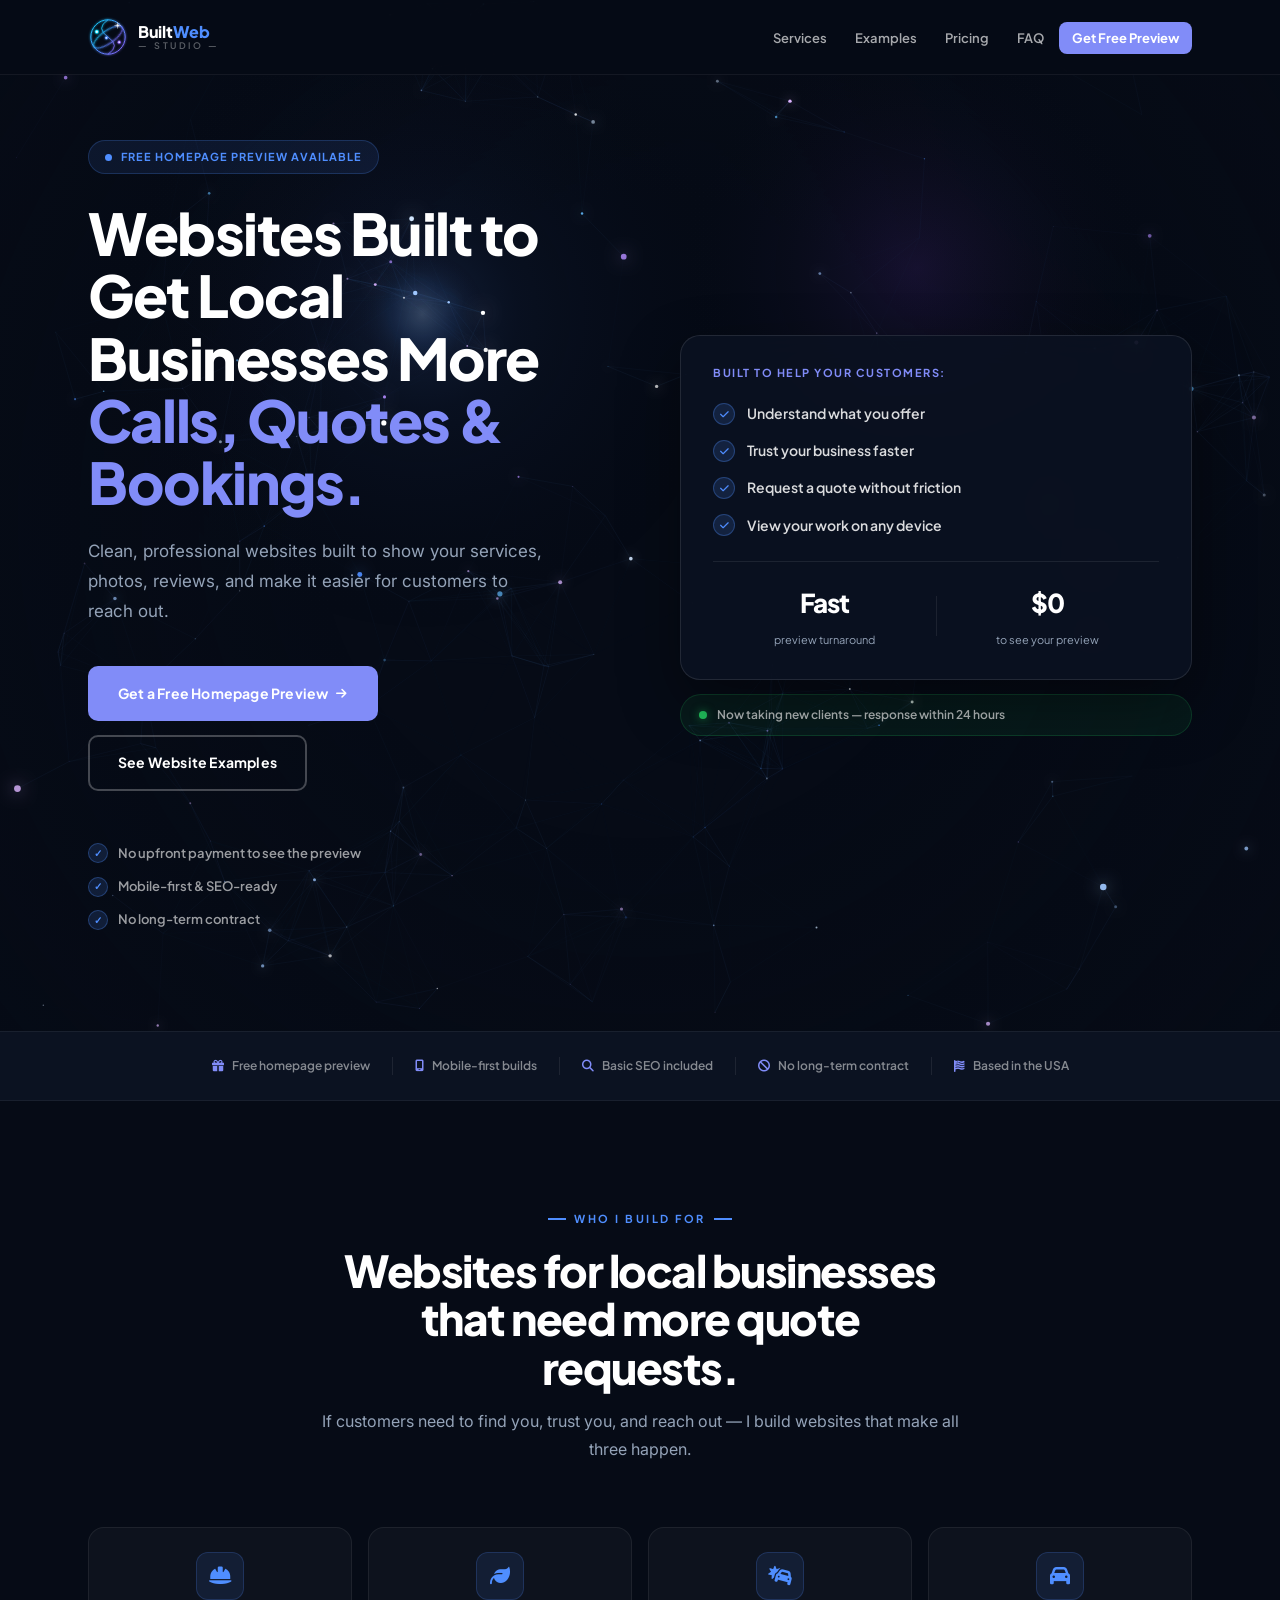
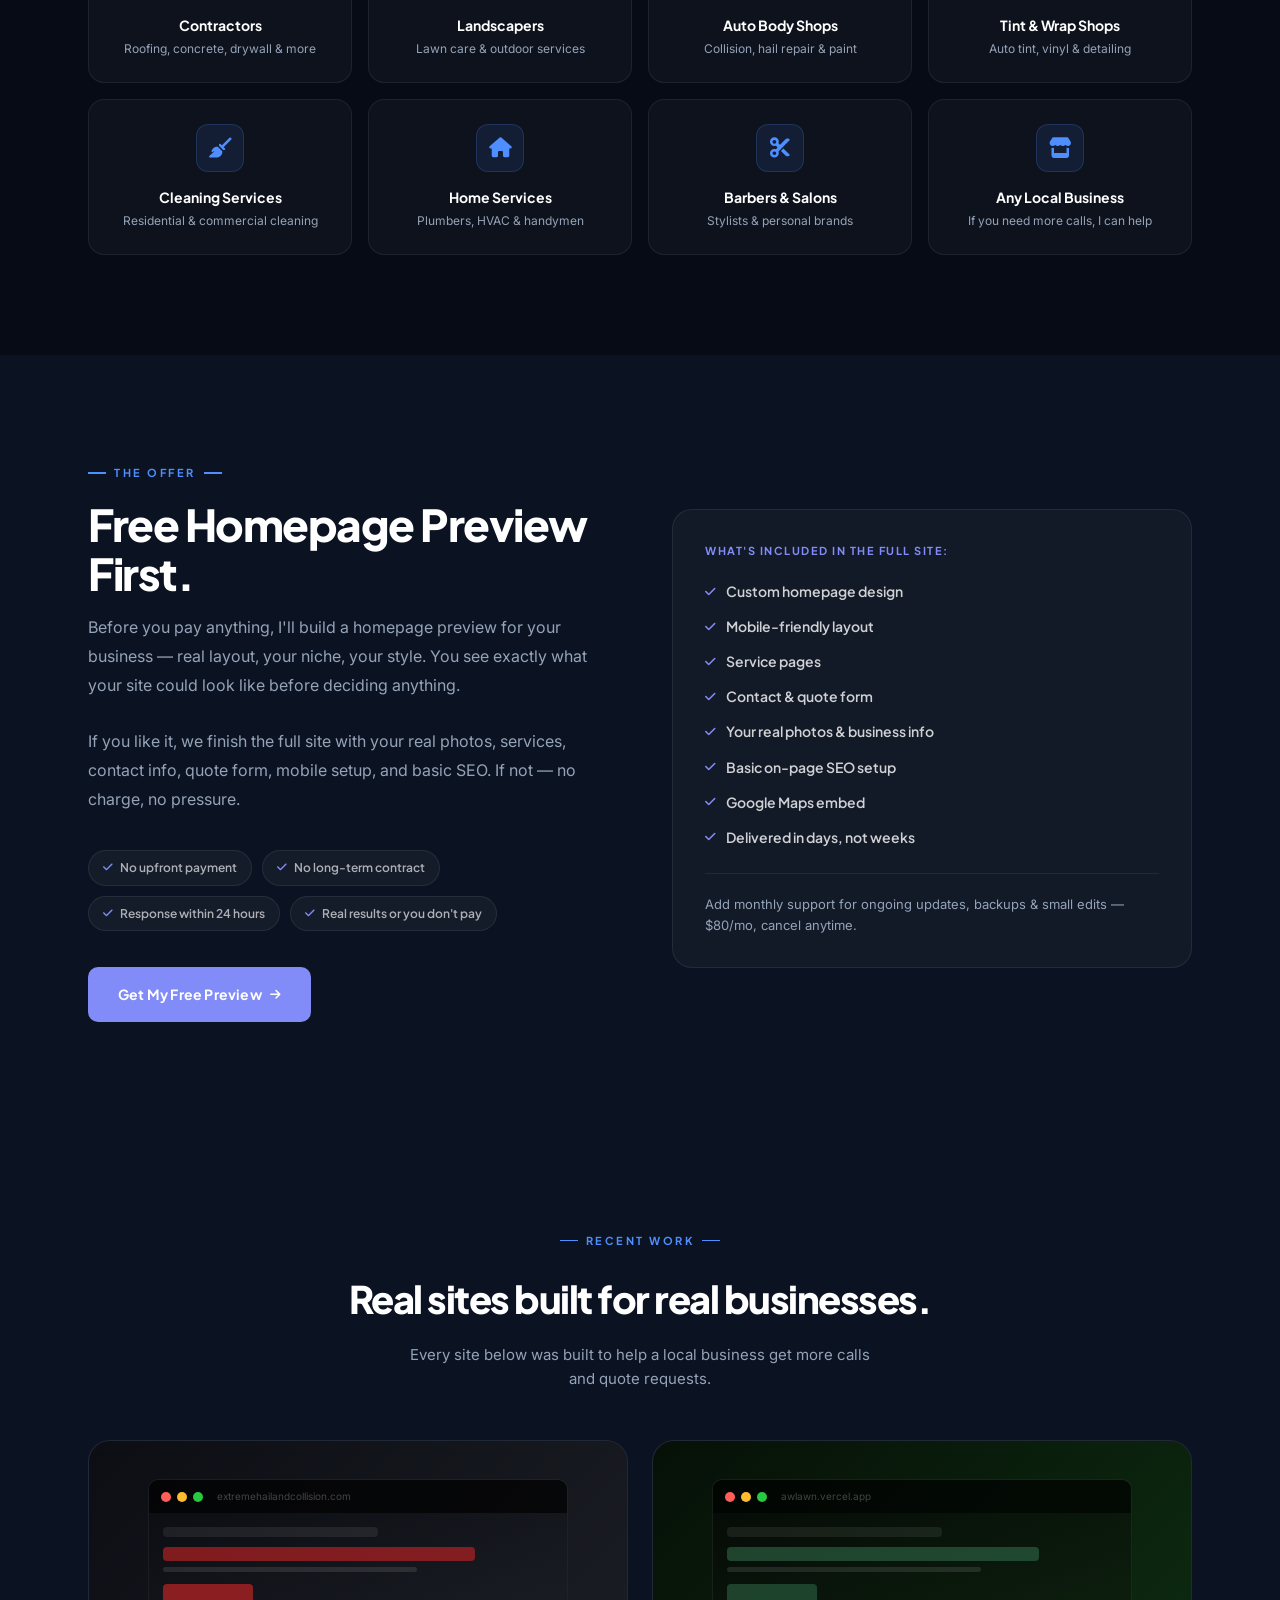
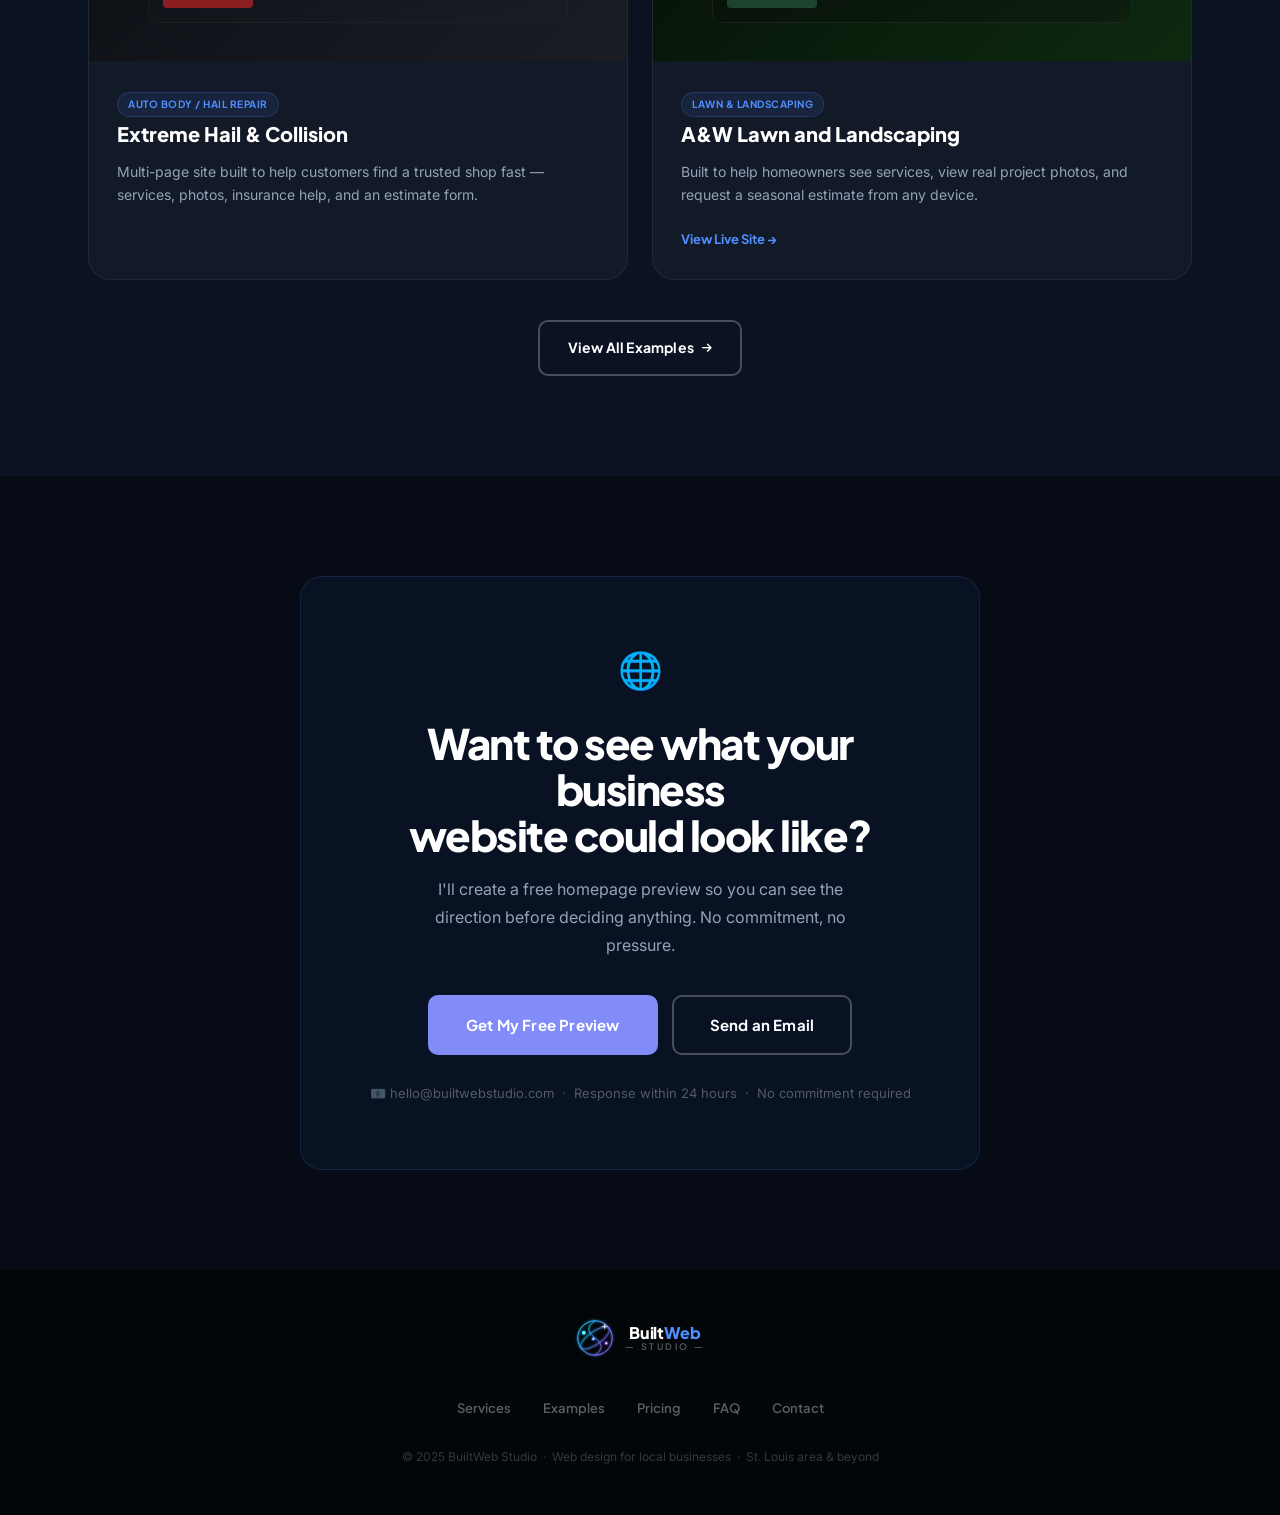
<file: index.html>
<!DOCTYPE html>
<html lang="en">
<head>
  <meta charset="UTF-8"/>
  <meta name="viewport" content="width=device-width, initial-scale=1.0"/>
  <meta name="description" content="BuiltWeb Studio builds clean, professional websites for small businesses that want more calls, quote requests, and bookings. Get a free homepage preview."/>
  <title>Small Business Web Design | Websites That Get More Quote Requests | BuiltWeb Studio</title>
  <meta property="og:title" content="Small Business Web Design | BuiltWeb Studio"/>
  <meta property="og:description" content="Clean, professional websites built for contractors, landscapers, auto shops, and local service businesses. Get a free homepage preview."/>
  <meta name="robots" content="index, follow"/>
  <meta property="og:type" content="website"/>
  <meta property="og:url" content="https://builtwebstudio.com/"/>
  <meta name="twitter:card" content="summary"/>
  <meta name="twitter:title" content="Small Business Web Design | BuiltWeb Studio"/>
  <meta name="twitter:description" content="Clean, professional websites for local businesses. Free homepage preview before you pay anything."/>
  <link rel="canonical" href="https://builtwebstudio.com/"/>
  <script type="application/ld+json">
  {
    "@context": "https://schema.org",
    "@type": "ProfessionalService",
    "name": "BuiltWeb Studio",
    "description": "Web design for small businesses and local service companies. Custom websites built to generate calls, quote requests, and bookings.",
    "url": "https://builtwebstudio.com",
    "email": "hello@builtwebstudio.com",
    "areaServed": {"@type": "Country", "name": "United States"},
    "serviceType": ["Web Design", "Website Development", "Local SEO", "Website Maintenance"],
    "priceRange": "$500–$800+",
    "sameAs": []
  }
  </script>
  <link rel="stylesheet" href="css/styles.css"/>
  <link rel="preconnect" href="https://fonts.googleapis.com"/>
  <link href="https://fonts.googleapis.com/css2?family=Plus+Jakarta+Sans:wght@400;500;600;700;800&family=Inter:wght@400;500;600&display=swap" rel="stylesheet"/>
  <link rel="stylesheet" href="https://cdnjs.cloudflare.com/ajax/libs/font-awesome/6.5.1/css/all.min.css"/>
</head>
<body>

<!-- NAV -->
<nav class="nav" id="nav">
  <div class="nav-inner">
    <a href="#" class="logo">
      <svg class="logo-svg" viewBox="0 0 100 100" fill="none" xmlns="http://www.w3.org/2000/svg">
        <defs>
          <linearGradient id="orb" x1="0" y1="0" x2="1" y2="1">
            <stop offset="0%" stop-color="#06D6F5"/>
            <stop offset="50%" stop-color="#4F8EFF"/>
            <stop offset="100%" stop-color="#8B5CF6"/>
          </linearGradient>
          <filter id="glow" x="-30%" y="-30%" width="160%" height="160%">
            <feGaussianBlur stdDeviation="2.5" result="b"/>
            <feMerge><feMergeNode in="b"/><feMergeNode in="SourceGraphic"/></feMerge>
          </filter>
          <filter id="dotglow" x="-80%" y="-80%" width="260%" height="260%">
            <feGaussianBlur stdDeviation="3" result="b"/>
            <feMerge><feMergeNode in="b"/><feMergeNode in="SourceGraphic"/></feMerge>
          </filter>
        </defs>
        <!-- Outer circle -->
        <circle cx="50" cy="50" r="43" stroke="url(#orb)" stroke-width="2.5" filter="url(#glow)"/>
        <!-- Tilted orbital ellipse -->
        <ellipse cx="50" cy="50" rx="43" ry="16" stroke="url(#orb)" stroke-width="2" transform="rotate(-35 50 50)" filter="url(#glow)"/>
        <!-- S-curve meridian -->
        <path d="M50 7 Q18 28 50 50 Q82 72 50 93" stroke="url(#orb)" stroke-width="2" filter="url(#glow)"/>
        <!-- Dot 1 — cyan top left -->
        <circle cx="22" cy="37" r="5" fill="#06D6F5" filter="url(#dotglow)"/>
        <circle cx="22" cy="37" r="3" fill="white" opacity="0.9"/>
        <!-- Dot 2 — mid blue -->
        <circle cx="46" cy="52" r="4" fill="#4F8EFF" filter="url(#dotglow)"/>
        <circle cx="46" cy="52" r="2.2" fill="white" opacity="0.8"/>
        <!-- Dot 3 — purple bottom right -->
        <circle cx="78" cy="63" r="4" fill="#8B5CF6" filter="url(#dotglow)"/>
        <circle cx="78" cy="63" r="2.2" fill="white" opacity="0.8"/>
        <!-- Sparkle star top right -->
        <circle cx="74" cy="21" r="2.5" fill="white" filter="url(#dotglow)"/>
        <line x1="74" y1="14" x2="74" y2="28" stroke="white" stroke-width="1.5" stroke-linecap="round" opacity="0.95"/>
        <line x1="67" y1="21" x2="81" y2="21" stroke="white" stroke-width="1.5" stroke-linecap="round" opacity="0.95"/>
        <line x1="69" y1="16" x2="79" y2="26" stroke="white" stroke-width="0.8" stroke-linecap="round" opacity="0.6"/>
        <line x1="79" y1="16" x2="69" y2="26" stroke="white" stroke-width="0.8" stroke-linecap="round" opacity="0.6"/>
      </svg>
      <div class="logo-wordmark">
        <span class="logo-name"><span class="lo-anchor">Built</span><span class="lo-point">Web</span></span>
        <span class="logo-sub">— Studio —</span>
      </div>
    </a>
    <button class="nav-toggle" id="navToggle"><span></span><span></span><span></span></button>
    <ul class="nav-links" id="navLinks">
      <li><a href="services.html">Services</a></li>
      <li><a href="examples.html">Examples</a></li>
      <li><a href="pricing.html">Pricing</a></li>
      <li><a href="faq.html">FAQ</a></li>
      <li class="nav-cta"><a href="preview-request.html">Get Free Preview</a></li>
    </ul>
  </div>
</nav>

<!-- HERO -->
<section class="hero" id="home">
  <canvas id="particle-canvas" aria-hidden="true"></canvas>
  <div class="container">
    <div class="hero-inner">

      <div class="hero-left">
        <div class="hero-badge"><span class="badge-dot"></span> Free Homepage Preview Available</div>
        <h1 class="hero-h1">Websites Built to Get Local Businesses More <em>Calls, Quotes &amp; Bookings.</em></h1>
        <p class="hero-p">Clean, professional websites built to show your services, photos, reviews, and make it easier for customers to reach out.</p>
        <div class="hero-ctas">
          <a href="preview-request.html" class="btn btn-gold">Get a Free Homepage Preview <i class="fa-solid fa-arrow-right" style="font-size:12px;"></i></a>
          <a href="examples.html" class="btn btn-ghost">See Website Examples</a>
        </div>
        <div class="hero-trust">
          <div class="tp"><div class="tp-dot">✓</div> No upfront payment to see the preview</div>
          <div class="tp"><div class="tp-dot">✓</div> Mobile-first &amp; SEO-ready</div>
          <div class="tp"><div class="tp-dot">✓</div> No long-term contract</div>
        </div>
      </div>

      <div class="hero-benefit-wrap">
        <div class="hero-benefit-card">
          <div class="hbc-label">Built to help your customers:</div>
          <div class="hbc-item"><span class="hbc-check"><i class="fa-solid fa-check"></i></span> Understand what you offer</div>
          <div class="hbc-item"><span class="hbc-check"><i class="fa-solid fa-check"></i></span> Trust your business faster</div>
          <div class="hbc-item"><span class="hbc-check"><i class="fa-solid fa-check"></i></span> Request a quote without friction</div>
          <div class="hbc-item"><span class="hbc-check"><i class="fa-solid fa-check"></i></span> View your work on any device</div>
          <div class="hbc-footer">
            <div class="hbc-stat"><span class="hbc-num">Fast</span><span>preview turnaround</span></div>
            <div class="hbc-divider"></div>
            <div class="hbc-stat"><span class="hbc-num">$0</span><span>to see your preview</span></div>
          </div>
        </div>
        <div class="hero-available-pill">
          <div class="hfc-dot active"></div>
          <span>Now taking new clients — response within 24 hours</span>
        </div>
      </div>

    </div>
  </div>
</section>

<!-- TRUST BAR -->
<div class="trust-bar">
  <div class="container">
    <div class="trust-bar-inner">
      <div class="tb-item"><i class="fa-solid fa-gift"></i> Free homepage preview</div>
      <div class="tb-divider"></div>
      <div class="tb-item"><i class="fa-solid fa-mobile-screen"></i> Mobile-first builds</div>
      <div class="tb-divider"></div>
      <div class="tb-item"><i class="fa-solid fa-magnifying-glass"></i> Basic SEO included</div>
      <div class="tb-divider"></div>
      <div class="tb-item"><i class="fa-solid fa-ban"></i> No long-term contract</div>
      <div class="tb-divider"></div>
      <div class="tb-item"><i class="fa-solid fa-flag-usa"></i> Based in the USA</div>
    </div>
  </div>
</div>

<!-- WHO I BUILD FOR -->
<section class="section" id="niches">
  <div class="container">
    <div class="section-header anim anim-up">
      <span class="tag">Who I Build For</span>
      <h2 class="section-h2">Websites for local businesses<br>that need more quote requests.</h2>
      <p class="section-sub">If customers need to find you, trust you, and reach out — I build websites that make all three happen.</p>
    </div>
    <div class="niches-grid">
      <div class="niche-card anim anim-up" style="transition-delay:0s"><div class="niche-ico"><i class="fa-solid fa-helmet-safety"></i></div><div class="niche-name">Contractors</div><div class="niche-sub">Roofing, concrete, drywall &amp; more</div></div>
      <div class="niche-card anim anim-up" style="transition-delay:0.06s"><div class="niche-ico"><i class="fa-solid fa-leaf"></i></div><div class="niche-name">Landscapers</div><div class="niche-sub">Lawn care &amp; outdoor services</div></div>
      <div class="niche-card anim anim-up" style="transition-delay:0.12s"><div class="niche-ico"><i class="fa-solid fa-car-burst"></i></div><div class="niche-name">Auto Body Shops</div><div class="niche-sub">Collision, hail repair &amp; paint</div></div>
      <div class="niche-card anim anim-up" style="transition-delay:0.18s"><div class="niche-ico"><i class="fa-solid fa-car"></i></div><div class="niche-name">Tint &amp; Wrap Shops</div><div class="niche-sub">Auto tint, vinyl &amp; detailing</div></div>
      <div class="niche-card anim anim-up" style="transition-delay:0.24s"><div class="niche-ico"><i class="fa-solid fa-broom"></i></div><div class="niche-name">Cleaning Services</div><div class="niche-sub">Residential &amp; commercial cleaning</div></div>
      <div class="niche-card anim anim-up" style="transition-delay:0.30s"><div class="niche-ico"><i class="fa-solid fa-house"></i></div><div class="niche-name">Home Services</div><div class="niche-sub">Plumbers, HVAC &amp; handymen</div></div>
      <div class="niche-card anim anim-up" style="transition-delay:0.36s"><div class="niche-ico"><i class="fa-solid fa-scissors"></i></div><div class="niche-name">Barbers &amp; Salons</div><div class="niche-sub">Stylists &amp; personal brands</div></div>
      <div class="niche-card anim anim-up" style="transition-delay:0.42s"><div class="niche-ico"><i class="fa-solid fa-store"></i></div><div class="niche-name">Any Local Business</div><div class="niche-sub">If you need more calls, I can help</div></div>
    </div>
  </div>
</section>

<!-- FREE PREVIEW OFFER -->
<section class="section bg-alt" id="offer">
  <div class="container">
    <div class="offer-grid">
      <div class="offer-left anim anim-left">
        <span class="tag">The Offer</span>
        <h2 class="section-h2" style="text-align:left;">Free Homepage Preview First.</h2>
        <p style="font-size:16px;color:var(--g400);line-height:1.8;margin-bottom:28px;">Before you pay anything, I'll build a homepage preview for your business — real layout, your niche, your style. You see exactly what your site could look like before deciding anything.</p>
        <p style="font-size:16px;color:var(--g400);line-height:1.8;margin-bottom:36px;">If you like it, we finish the full site with your real photos, services, contact info, quote form, mobile setup, and basic SEO. If not — no charge, no pressure.</p>
        <div class="offer-trust-row">
          <div class="offer-trust-pill"><i class="fa-solid fa-check"></i> No upfront payment</div>
          <div class="offer-trust-pill"><i class="fa-solid fa-check"></i> No long-term contract</div>
          <div class="offer-trust-pill"><i class="fa-solid fa-check"></i> Response within 24 hours</div>
          <div class="offer-trust-pill"><i class="fa-solid fa-check"></i> Real results or you don't pay</div>
        </div>
        <a href="preview-request.html" class="btn btn-gold" style="margin-top:36px;">Get My Free Preview <i class="fa-solid fa-arrow-right" style="font-size:12px;"></i></a>
      </div>
      <div class="offer-right anim anim-right">
        <div class="offer-card">
          <div class="offer-card-label">What's included in the full site:</div>
          <ul class="offer-feature-list">
            <li><i class="fa-solid fa-check"></i> Custom homepage design</li>
            <li><i class="fa-solid fa-check"></i> Mobile-friendly layout</li>
            <li><i class="fa-solid fa-check"></i> Service pages</li>
            <li><i class="fa-solid fa-check"></i> Contact &amp; quote form</li>
            <li><i class="fa-solid fa-check"></i> Your real photos &amp; business info</li>
            <li><i class="fa-solid fa-check"></i> Basic on-page SEO setup</li>
            <li><i class="fa-solid fa-check"></i> Google Maps embed</li>
            <li><i class="fa-solid fa-check"></i> Delivered in days, not weeks</li>
          </ul>
          <div class="offer-card-note">Add monthly support for ongoing updates, backups &amp; small edits — $80/mo, cancel anytime.</div>
        </div>
      </div>
    </div>
  </div>
</section>

<!-- PORTFOLIO PREVIEW -->
<section class="proof-section bg-alt" id="proof">
  <div class="container">
    <div style="text-align:center;margin-bottom:48px;" class="anim anim-up">
      <span class="tag-gold tag">Recent Work</span>
      <h2 style="font-family:var(--hd);font-size:clamp(24px,4vw,38px);font-weight:800;color:white;letter-spacing:-1.5px;">Real sites built for real businesses.</h2>
      <p style="color:var(--g400);font-size:15px;max-width:480px;margin:12px auto 0;">Every site below was built to help a local business get more calls and quote requests.</p>
    </div>
    <div style="display:grid;grid-template-columns:1fr 1fr;gap:24px;">
      <div class="work-showcase-card anim anim-left">
        <div class="wsc-preview" style="background:linear-gradient(135deg,#0C0E14 0%,#1A1D23 100%);">
          <div class="wsc-browser"><div class="wsc-bar"><span class="wsc-dot" style="background:#ff5f57;"></span><span class="wsc-dot" style="background:#febc2e;"></span><span class="wsc-dot" style="background:#28c840;"></span><span class="wsc-url">extremehailandcollision.com</span></div><div class="wsc-screen" style="background:linear-gradient(160deg,#0C0E14,#1A1D23);"><div style="height:10px;background:rgba(255,255,255,0.07);border-radius:4px;margin-bottom:10px;width:55%;"></div><div style="height:14px;background:rgba(220,38,38,0.55);border-radius:4px;margin-bottom:6px;width:80%;"></div><div style="height:5px;background:rgba(255,255,255,0.1);border-radius:3px;margin-bottom:12px;width:65%;"></div><div style="display:flex;gap:6px;"><div style="height:24px;width:90px;background:rgba(220,38,38,0.6);border-radius:4px;"></div></div></div></div>
        </div>
        <div class="wsc-body"><span class="work-tag">Auto Body / Hail Repair</span><h3>Extreme Hail &amp; Collision</h3><p>Multi-page site built to help customers find a trusted shop fast — services, photos, insurance help, and an estimate form.</p></div>
      </div>
      <div class="work-showcase-card anim anim-right" style="transition-delay:0.1s">
        <div class="wsc-preview" style="background:linear-gradient(135deg,#061007 0%,#0d2a10 100%);">
          <div class="wsc-browser"><div class="wsc-bar"><span class="wsc-dot" style="background:#ff5f57;"></span><span class="wsc-dot" style="background:#febc2e;"></span><span class="wsc-dot" style="background:#28c840;"></span><span class="wsc-url">awlawn.vercel.app</span></div><div class="wsc-screen" style="background:linear-gradient(160deg,#060c07,#0d1f0e);"><div style="height:10px;background:rgba(255,255,255,0.07);border-radius:4px;margin-bottom:10px;width:55%;"></div><div style="height:14px;background:rgba(42,92,63,0.7);border-radius:4px;margin-bottom:6px;width:80%;"></div><div style="height:5px;background:rgba(255,255,255,0.1);border-radius:3px;margin-bottom:12px;width:65%;"></div><div style="display:flex;gap:6px;"><div style="height:24px;width:90px;background:rgba(42,92,63,0.65);border-radius:4px;"></div></div></div></div>
        </div>
        <div class="wsc-body"><span class="work-tag">Lawn &amp; Landscaping</span><h3>A&amp;W Lawn and Landscaping</h3><p>Built to help homeowners see services, view real project photos, and request a seasonal estimate from any device.</p><a href="https://awlawn.vercel.app/" target="_blank" rel="noopener" class="wsc-link">View Live Site →</a></div>
      </div>
    </div>
    <div style="text-align:center;margin-top:40px;" class="anim anim-up">
      <a href="examples.html" class="btn btn-ghost">View All Examples <i class="fa-solid fa-arrow-right" style="font-size:11px;"></i></a>
    </div>
  </div>
</section>


<!-- FINAL CTA -->
<section class="cta-section" id="cta">
  <div class="container">
    <div class="cta-inner anim anim-scale">
      <span class="cta-logo">🌐</span>
      <h2 class="cta-h">Want to see what your business<br>website could look like?</h2>
      <p class="cta-p">I'll create a free homepage preview so you can see the direction before deciding anything. No commitment, no pressure.</p>
      <div class="cta-btns">
        <a href="preview-request.html" class="btn btn-gold" style="padding:16px 36px;font-size:15px;">Get My Free Preview</a>
        <a href="mailto:hello@builtwebstudio.com" class="btn btn-ghost" style="padding:16px 36px;font-size:15px;">Send an Email</a>
      </div>
      <p class="cta-note">📧 hello@builtwebstudio.com &nbsp;·&nbsp; Response within 24 hours &nbsp;·&nbsp; No commitment required</p>
    </div>
  </div>
</section>

<!-- FOOTER -->
<footer class="footer">
  <div class="container">
    <div class="footer-inner">
      <div class="footer-brand">
        <div style="display:flex;align-items:center;gap:10px;margin-bottom:12px;">
          <svg class="logo-svg" viewBox="0 0 100 100" fill="none" xmlns="http://www.w3.org/2000/svg"><defs><linearGradient id="orbf" x1="0" y1="0" x2="1" y2="1"><stop offset="0%" stop-color="#06D6F5"/><stop offset="50%" stop-color="#4F8EFF"/><stop offset="100%" stop-color="#8B5CF6"/></linearGradient><filter id="gf" x="-30%" y="-30%" width="160%" height="160%"><feGaussianBlur stdDeviation="2.5" result="b"/><feMerge><feMergeNode in="b"/><feMergeNode in="SourceGraphic"/></feMerge></filter><filter id="df" x="-80%" y="-80%" width="260%" height="260%"><feGaussianBlur stdDeviation="3" result="b"/><feMerge><feMergeNode in="b"/><feMergeNode in="SourceGraphic"/></feMerge></filter></defs><circle cx="50" cy="50" r="43" stroke="url(#orbf)" stroke-width="2.5" filter="url(#gf)"/><ellipse cx="50" cy="50" rx="43" ry="16" stroke="url(#orbf)" stroke-width="2" transform="rotate(-35 50 50)" filter="url(#gf)"/><path d="M50 7 Q18 28 50 50 Q82 72 50 93" stroke="url(#orbf)" stroke-width="2" filter="url(#gf)"/><circle cx="22" cy="37" r="5" fill="#06D6F5" filter="url(#df)"/><circle cx="22" cy="37" r="3" fill="white" opacity="0.9"/><circle cx="46" cy="52" r="4" fill="#4F8EFF" filter="url(#df)"/><circle cx="46" cy="52" r="2.2" fill="white" opacity="0.8"/><circle cx="78" cy="63" r="4" fill="#8B5CF6" filter="url(#df)"/><circle cx="78" cy="63" r="2.2" fill="white" opacity="0.8"/><circle cx="74" cy="21" r="2.5" fill="white" filter="url(#df)"/><line x1="74" y1="14" x2="74" y2="28" stroke="white" stroke-width="1.5" stroke-linecap="round" opacity="0.95"/><line x1="67" y1="21" x2="81" y2="21" stroke="white" stroke-width="1.5" stroke-linecap="round" opacity="0.95"/></svg>
          <div class="logo-wordmark">
            <span class="logo-name"><span class="lo-anchor">Built</span><span class="lo-point">Web</span></span>
            <span class="logo-sub">— Studio —</span>
          </div>
        </div>
      </div>
      <div class="footer-links-row">
        <a href="services.html">Services</a>
        <a href="examples.html">Examples</a>
        <a href="pricing.html">Pricing</a>
        <a href="faq.html">FAQ</a>
        <a href="mailto:hello@builtwebstudio.com">Contact</a>
      </div>
      <div class="footer-copy">© 2025 BuiltWeb Studio &nbsp;·&nbsp; Web design for local businesses &nbsp;·&nbsp; St. Louis area &amp; beyond</div>
    </div>
  </div>
</footer>

<a href="preview-request.html" class="mobile-fab">Get Free Preview 🌐</a>
<script src="js/main.js"></script>
<script src="js/particles.js"></script>
<script>
  const nav=document.getElementById('nav');
  window.addEventListener('scroll',()=>nav.classList.toggle('scrolled',window.scrollY>40));
  const nt=document.getElementById('navToggle'),nl=document.getElementById('navLinks');
  nt.addEventListener('click',()=>nl.classList.toggle('open'));
  nl.querySelectorAll('a').forEach(a=>a.addEventListener('click',()=>nl.classList.remove('open')));
  document.querySelectorAll('a[href^="#"]').forEach(a=>{
    a.addEventListener('click',e=>{const t=document.querySelector(a.getAttribute('href'));if(t){e.preventDefault();t.scrollIntoView({behavior:'smooth'});}});
  });
</script>
</body>
</html>
</file>
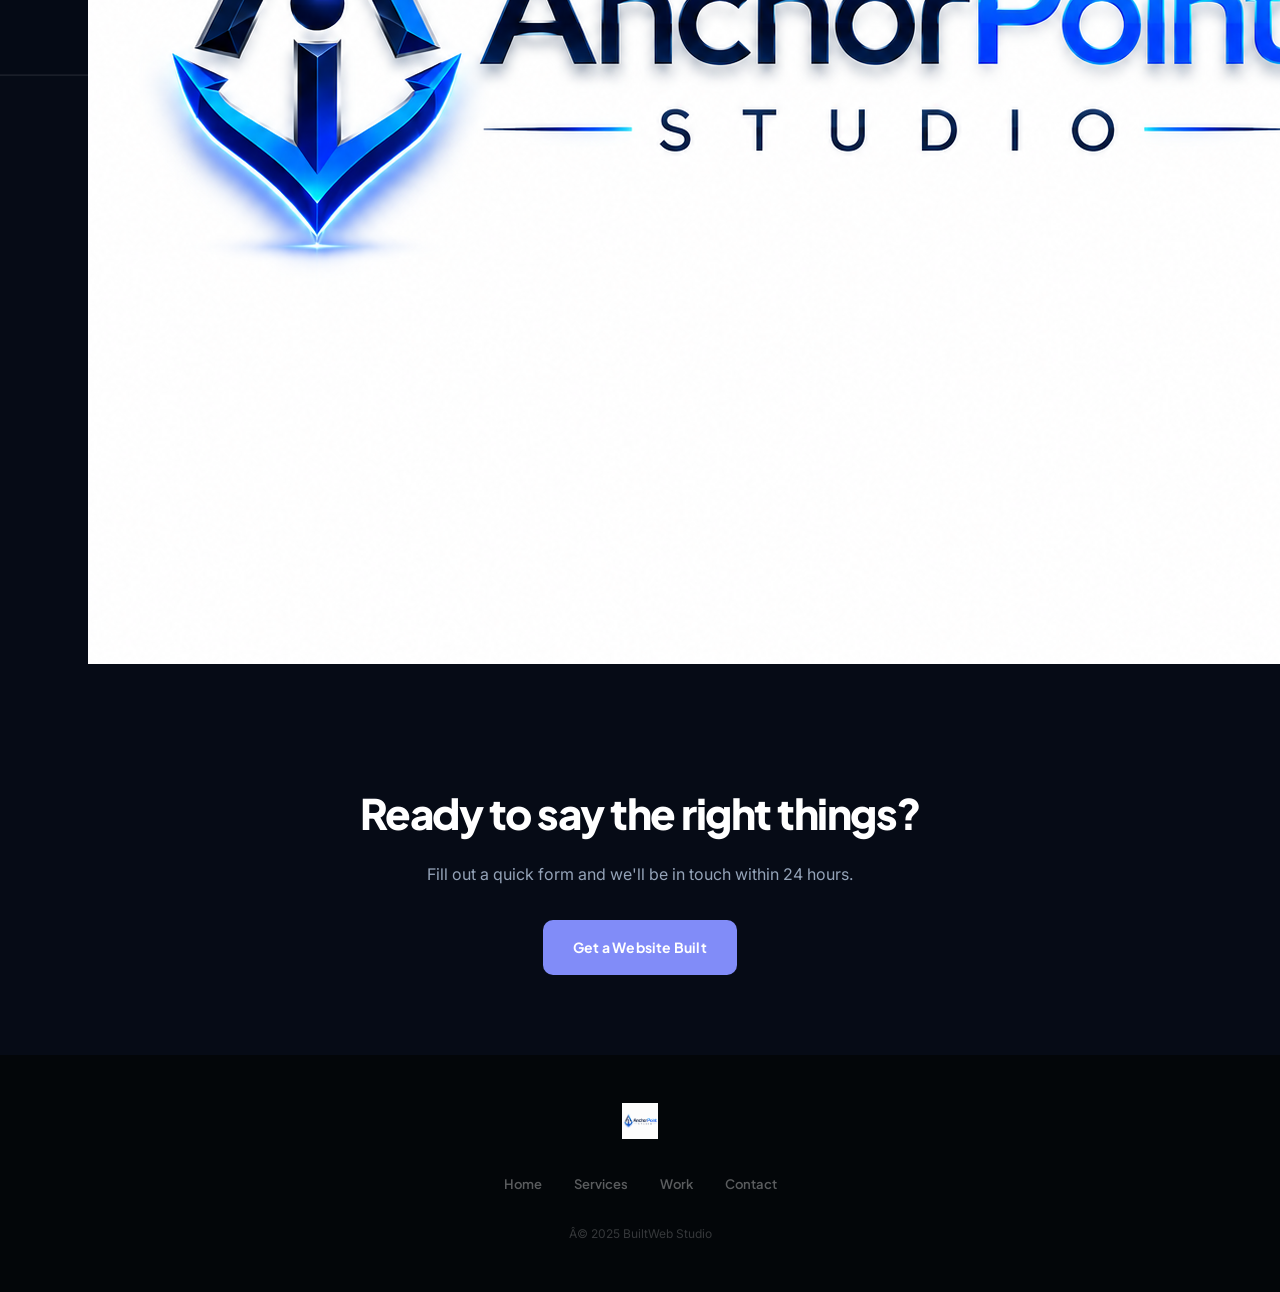
<file: brand-messaging.html>
<!DOCTYPE html>
<html lang="en">
<head>
  <meta charset="UTF-8"/><meta name="viewport" content="width=device-width, initial-scale=1.0"/>
  <meta name="description" content="Brand messaging "” clear, compelling copy that speaks to your audience and drives them to take action."/>
  <title>Brand Messaging | BuiltWeb Studio</title>
  <link rel="stylesheet" href="css/styles.css"/><link rel="stylesheet" href="css/service.css"/>
  <link rel="preconnect" href="https://fonts.googleapis.com"/>
  <link href="https://fonts.googleapis.com/css2?family=Plus+Jakarta+Sans:wght@400;500;600;700;800&family=Inter:wght@400;500;600&display=swap" rel="stylesheet"/>
  <link rel="stylesheet" href="https://cdnjs.cloudflare.com/ajax/libs/font-awesome/6.5.1/css/all.min.css"/>
</head>
<body>
<nav class="nav scrolled" id="nav"><div class="nav-inner"><a href="index.html" class="logo"><img src="images/img1.png" alt="BuiltWeb Studio" class="nav-logo-img"/></a><button class="nav-toggle" id="navToggle"><span></span><span></span><span></span></button><ul class="nav-links" id="navLinks"><li><a href="index.html#services">Services</a></li><li><a href="index.html#proof">Work</a></li><li><a href="index.html#process">Process</a></li><li class="nav-cta"><a href="https://form.jotform.com/261291960168159" target="_blank">Get a Website Built</a></li></ul></div></nav>



<section class="svc-body-section">
  <div class="container svc-grid-2">
    <div class="anim anim-left">
      <span class="tag">What's Included</span>
      <h2 class="svc-h2">Copy that actually speaks to your clients</h2>
      <div class="svc-includes">
        <div class="svc-include"><i class="fa-solid fa-check"></i><span>Discovery call to understand your business and audience</span></div>
        <div class="svc-include"><i class="fa-solid fa-check"></i><span>Brand voice and tone definition</span></div>
        <div class="svc-include"><i class="fa-solid fa-check"></i><span>Homepage copy "” headline, subheadline, key sections</span></div>
        <div class="svc-include"><i class="fa-solid fa-check"></i><span>About page copy that builds trust and credibility</span></div>
        <div class="svc-include"><i class="fa-solid fa-check"></i><span>Services page copy "” clear descriptions that convert</span></div>
        <div class="svc-include"><i class="fa-solid fa-check"></i><span>Calls to action written for your specific audience</span></div>
        <div class="svc-include"><i class="fa-solid fa-check"></i><span>1 round of revisions per page</span></div>
        <div class="svc-include"><i class="fa-solid fa-check"></i><span>Delivered in a clean Google Doc, ready to use</span></div>
      </div>
    </div>
    <div class="svc-aside anim anim-right">
      <div class="svc-aside-card"><h3>Best For</h3><p>Businesses that know their design looks good but aren't sure their words are doing the job "” or those who aren't sure what to say at all.</p></div>
      <div class="svc-aside-card"><h3>Timeline</h3><p>Timeline is discussed during your free strategy call based on your project scope.</p></div>
      <div class="svc-aside-card"><h3>Starting Price</h3><p>Get in touch and we'll put together a quote based on your specific needs.</p></div>
      <a href="https://form.jotform.com/261291960168159" target="_blank" class="btn btn-gold" style="width:100%;justify-content:center;margin-top:8px;">Start Your Project</a>
    </div>
  </div>
</section>

<section class="svc-cta-strip"><div class="container"><h2>Ready to say the right things?</h2><p>Fill out a quick form and we'll be in touch within 24 hours.</p><a href="https://form.jotform.com/261291960168159" target="_blank" class="btn btn-gold">Get a Website Built</a></div></section>
<footer class="footer"><div class="container"><div class="footer-inner"><div class="footer-brand"><img src="images/img1.png" alt="BuiltWeb Studio" class="footer-logo-img"/></div><div class="footer-links-row"><a href="index.html">Home</a><a href="index.html#services">Services</a><a href="index.html#proof">Work</a><a href="index.html#cta">Contact</a></div><div class="footer-copy">Â© 2025 BuiltWeb Studio</div></div></div></footer>
<script>const nt=document.getElementById('navToggle'),nl=document.getElementById('navLinks');nt.addEventListener('click',()=>nl.classList.toggle('open'));nl.querySelectorAll('a').forEach(a=>a.addEventListener('click',()=>nl.classList.remove('open')));const obs=new IntersectionObserver(e=>{e.forEach(x=>{if(x.isIntersecting){x.target.classList.add('in');obs.unobserve(x.target);}});},{threshold:.1});document.querySelectorAll('.anim').forEach(el=>obs.observe(el));setTimeout(()=>document.querySelectorAll('.anim:not(.in)').forEach(el=>el.classList.add('in')),1500);</script>
<script src="js/particles.js"></script>
</body></html>
</file>
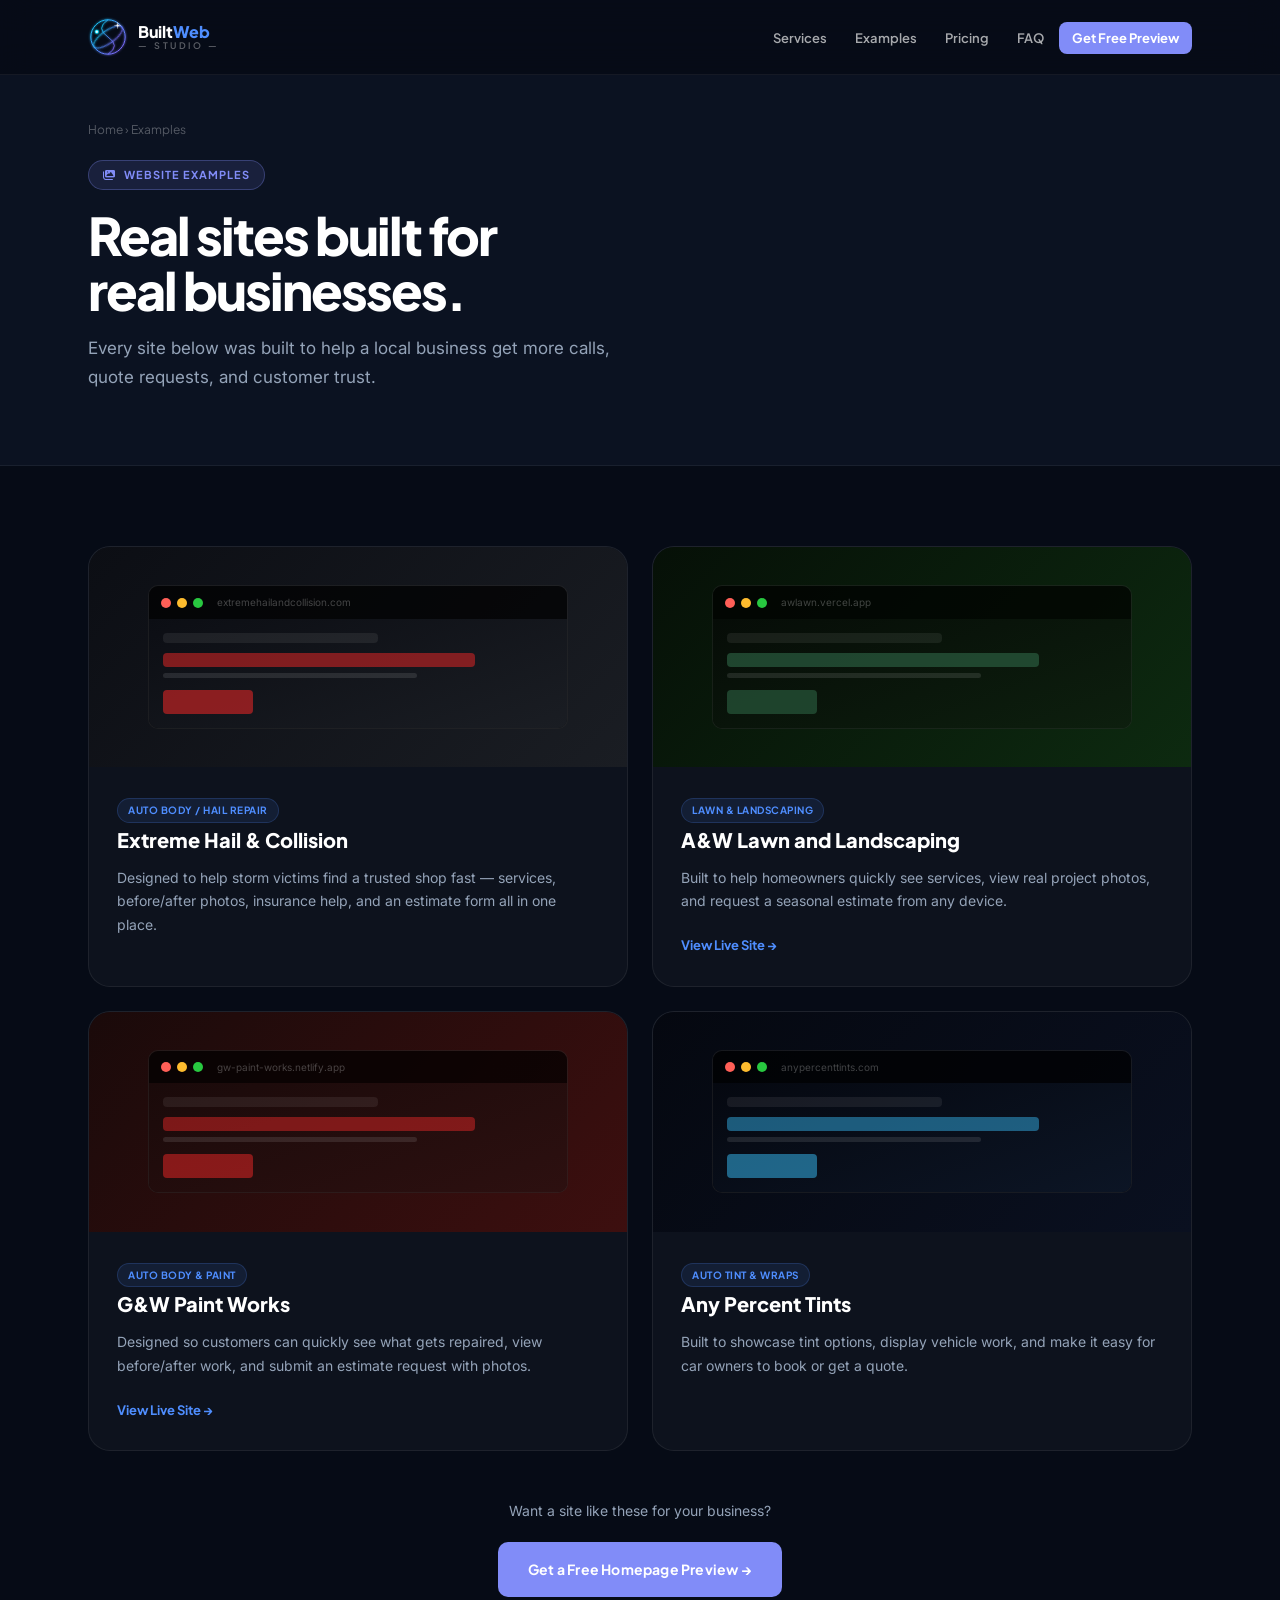
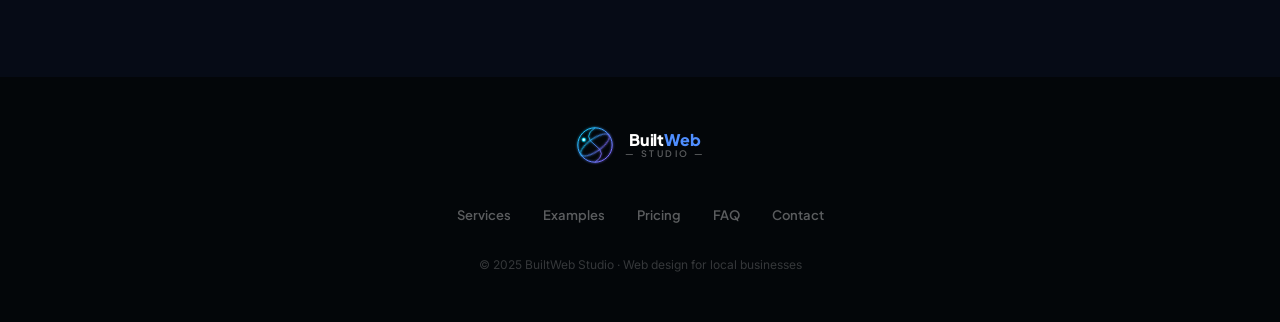
<file: examples.html>
<!DOCTYPE html>
<html lang="en">
<head>
  <meta charset="UTF-8"/><meta name="viewport" content="width=device-width, initial-scale=1.0"/>
  <meta name="description" content="Website examples from BuiltWeb Studio — real sites built for local businesses including auto body shops, landscapers, tint shops, and home service companies."/>
  <title>Website Examples | BuiltWeb Studio</title>
  <meta name="robots" content="index, follow"/>
  <link rel="canonical" href="https://builtwebstudio.com/examples.html"/>
  <link rel="stylesheet" href="css/styles.css"/>
  <link rel="preconnect" href="https://fonts.googleapis.com"/>
  <link href="https://fonts.googleapis.com/css2?family=Plus+Jakarta+Sans:wght@400;500;600;700;800&family=Inter:wght@400;500;600&display=swap" rel="stylesheet"/>
  <link rel="stylesheet" href="https://cdnjs.cloudflare.com/ajax/libs/font-awesome/6.5.1/css/all.min.css"/>
</head>
<body>
<nav class="nav scrolled" id="nav">
  <div class="nav-inner">
    <a href="index.html" class="logo">
      <svg class="logo-svg" viewBox="0 0 100 100" fill="none" xmlns="http://www.w3.org/2000/svg"><defs><linearGradient id="oe" x1="0" y1="0" x2="1" y2="1"><stop offset="0%" stop-color="#06D6F5"/><stop offset="50%" stop-color="#4F8EFF"/><stop offset="100%" stop-color="#8B5CF6"/></linearGradient><filter id="ge" x="-30%" y="-30%" width="160%" height="160%"><feGaussianBlur stdDeviation="2.5" result="b"/><feMerge><feMergeNode in="b"/><feMergeNode in="SourceGraphic"/></feMerge></filter></defs><circle cx="50" cy="50" r="43" stroke="url(#oe)" stroke-width="2.5" filter="url(#ge)"/><ellipse cx="50" cy="50" rx="43" ry="16" stroke="url(#oe)" stroke-width="2" transform="rotate(-35 50 50)" filter="url(#ge)"/><path d="M50 7 Q18 28 50 50 Q82 72 50 93" stroke="url(#oe)" stroke-width="2" filter="url(#ge)"/><circle cx="22" cy="37" r="5" fill="#06D6F5" filter="url(#ge)"/><circle cx="22" cy="37" r="3" fill="white" opacity="0.9"/><circle cx="74" cy="21" r="2.5" fill="white" filter="url(#ge)"/><line x1="74" y1="14" x2="74" y2="28" stroke="white" stroke-width="1.5" stroke-linecap="round" opacity="0.95"/><line x1="67" y1="21" x2="81" y2="21" stroke="white" stroke-width="1.5" stroke-linecap="round" opacity="0.95"/></svg>
      <div class="logo-wordmark"><span class="logo-name"><span class="lo-anchor">Built</span><span class="lo-point">Web</span></span><span class="logo-sub">— Studio —</span></div>
    </a>
    <button class="nav-toggle" id="navToggle"><span></span><span></span><span></span></button>
    <ul class="nav-links" id="navLinks">
      <li><a href="services.html">Services</a></li>
      <li><a href="examples.html">Examples</a></li>
      <li><a href="pricing.html">Pricing</a></li>
      <li><a href="faq.html">FAQ</a></li>
      <li class="nav-cta"><a href="preview-request.html">Get Free Preview</a></li>
    </ul>
  </div>
</nav>

<section style="background:var(--bg2);padding:120px 0 72px;border-bottom:1px solid rgba(255,255,255,0.06);">
  <div class="container">
    <div style="font-family:var(--hd);font-size:12px;color:rgba(255,255,255,0.3);margin-bottom:20px;"><a href="index.html" style="color:rgba(255,255,255,0.3);text-decoration:none;">Home</a> › Examples</div>
    <div style="display:inline-flex;align-items:center;gap:8px;background:rgba(129,140,248,0.12);border:1px solid rgba(129,140,248,0.3);border-radius:100px;padding:5px 14px;font-family:var(--hd);font-size:11px;font-weight:700;color:var(--gold);text-transform:uppercase;letter-spacing:1px;margin-bottom:18px;"><i class="fa-solid fa-images"></i> Website Examples</div>
    <h1 style="font-family:var(--hd);font-size:clamp(32px,5vw,52px);font-weight:800;color:white;letter-spacing:-2px;line-height:1.05;margin-bottom:16px;">Real sites built for<br>real businesses.</h1>
    <p style="font-size:17px;color:var(--g400);line-height:1.75;max-width:560px;">Every site below was built to help a local business get more calls, quote requests, and customer trust.</p>
  </div>
</section>

<section class="proof-section" style="padding:80px 0;">
  <div class="container">
    <div style="display:grid;grid-template-columns:1fr 1fr;gap:24px;">

      <div class="work-showcase-card anim anim-left">
        <div class="wsc-preview" style="background:linear-gradient(135deg,#0C0E14,#1A1D23);"><div class="wsc-browser"><div class="wsc-bar"><span class="wsc-dot" style="background:#ff5f57;"></span><span class="wsc-dot" style="background:#febc2e;"></span><span class="wsc-dot" style="background:#28c840;"></span><span class="wsc-url">extremehailandcollision.com</span></div><div class="wsc-screen" style="background:linear-gradient(160deg,#0C0E14,#1A1D23);"><div style="height:10px;background:rgba(255,255,255,0.07);border-radius:4px;margin-bottom:10px;width:55%;"></div><div style="height:14px;background:rgba(220,38,38,0.55);border-radius:4px;margin-bottom:6px;width:80%;"></div><div style="height:5px;background:rgba(255,255,255,0.1);border-radius:3px;margin-bottom:12px;width:65%;"></div><div style="display:flex;gap:6px;"><div style="height:24px;width:90px;background:rgba(220,38,38,0.6);border-radius:4px;"></div></div></div></div></div>
        <div class="wsc-body"><span class="work-tag">Auto Body / Hail Repair</span><h3>Extreme Hail &amp; Collision</h3><p>Designed to help storm victims find a trusted shop fast — services, before/after photos, insurance help, and an estimate form all in one place.</p></div>
      </div>

      <div class="work-showcase-card anim anim-right" style="transition-delay:0.1s">
        <div class="wsc-preview" style="background:linear-gradient(135deg,#061007,#0d2a10);"><div class="wsc-browser"><div class="wsc-bar"><span class="wsc-dot" style="background:#ff5f57;"></span><span class="wsc-dot" style="background:#febc2e;"></span><span class="wsc-dot" style="background:#28c840;"></span><span class="wsc-url">awlawn.vercel.app</span></div><div class="wsc-screen" style="background:linear-gradient(160deg,#060c07,#0d1f0e);"><div style="height:10px;background:rgba(255,255,255,0.07);border-radius:4px;margin-bottom:10px;width:55%;"></div><div style="height:14px;background:rgba(42,92,63,0.7);border-radius:4px;margin-bottom:6px;width:80%;"></div><div style="height:5px;background:rgba(255,255,255,0.1);border-radius:3px;margin-bottom:12px;width:65%;"></div><div style="display:flex;gap:6px;"><div style="height:24px;width:90px;background:rgba(42,92,63,0.65);border-radius:4px;"></div></div></div></div></div>
        <div class="wsc-body"><span class="work-tag">Lawn &amp; Landscaping</span><h3>A&amp;W Lawn and Landscaping</h3><p>Built to help homeowners quickly see services, view real project photos, and request a seasonal estimate from any device.</p><a href="https://awlawn.vercel.app/" target="_blank" rel="noopener" class="wsc-link">View Live Site →</a></div>
      </div>

      <div class="work-showcase-card anim anim-left" style="transition-delay:0.1s">
        <div class="wsc-preview" style="background:linear-gradient(135deg,#1a0a0a,#3d0f0f);"><div class="wsc-browser"><div class="wsc-bar"><span class="wsc-dot" style="background:#ff5f57;"></span><span class="wsc-dot" style="background:#febc2e;"></span><span class="wsc-dot" style="background:#28c840;"></span><span class="wsc-url">gw-paint-works.netlify.app</span></div><div class="wsc-screen" style="background:linear-gradient(160deg,#1a0a0a,#2d1010);"><div style="height:10px;background:rgba(255,255,255,0.07);border-radius:4px;margin-bottom:10px;width:55%;"></div><div style="height:14px;background:rgba(220,38,38,0.5);border-radius:4px;margin-bottom:6px;width:80%;"></div><div style="height:5px;background:rgba(255,255,255,0.1);border-radius:3px;margin-bottom:12px;width:65%;"></div><div style="display:flex;gap:6px;"><div style="height:24px;width:90px;background:rgba(220,38,38,0.55);border-radius:4px;"></div></div></div></div></div>
        <div class="wsc-body"><span class="work-tag">Auto Body &amp; Paint</span><h3>G&amp;W Paint Works</h3><p>Designed so customers can quickly see what gets repaired, view before/after work, and submit an estimate request with photos.</p><a href="https://gw-paint-works.netlify.app/" target="_blank" rel="noopener" class="wsc-link">View Live Site →</a></div>
      </div>

      <div class="work-showcase-card anim anim-right" style="transition-delay:0.2s">
        <div class="wsc-preview" style="background:linear-gradient(135deg,#050810,#0a1020);"><div class="wsc-browser"><div class="wsc-bar"><span class="wsc-dot" style="background:#ff5f57;"></span><span class="wsc-dot" style="background:#febc2e;"></span><span class="wsc-dot" style="background:#28c840;"></span><span class="wsc-url">anypercenttints.com</span></div><div class="wsc-screen" style="background:linear-gradient(160deg,#050810,#0c1525);"><div style="height:10px;background:rgba(255,255,255,0.07);border-radius:4px;margin-bottom:10px;width:55%;"></div><div style="height:14px;background:rgba(56,189,248,0.45);border-radius:4px;margin-bottom:6px;width:80%;"></div><div style="height:5px;background:rgba(255,255,255,0.1);border-radius:3px;margin-bottom:12px;width:65%;"></div><div style="display:flex;gap:6px;"><div style="height:24px;width:90px;background:rgba(56,189,248,0.5);border-radius:4px;"></div></div></div></div></div>
        <div class="wsc-body"><span class="work-tag">Auto Tint &amp; Wraps</span><h3>Any Percent Tints</h3><p>Built to showcase tint options, display vehicle work, and make it easy for car owners to book or get a quote.</p></div>
      </div>

    </div>
    <div style="text-align:center;margin-top:48px;" class="anim anim-up">
      <p style="color:var(--g400);font-size:14px;margin-bottom:20px;">Want a site like these for your business?</p>
      <a href="preview-request.html" class="btn btn-gold">Get a Free Homepage Preview →</a>
    </div>
  </div>
</section>

<footer class="footer"><div class="container"><div class="footer-inner"><div class="footer-brand"><div style="display:flex;align-items:center;gap:10px;margin-bottom:12px;"><svg class="logo-svg" viewBox="0 0 100 100" fill="none" xmlns="http://www.w3.org/2000/svg"><defs><linearGradient id="oef" x1="0" y1="0" x2="1" y2="1"><stop offset="0%" stop-color="#06D6F5"/><stop offset="50%" stop-color="#4F8EFF"/><stop offset="100%" stop-color="#8B5CF6"/></linearGradient><filter id="gef" x="-30%" y="-30%" width="160%" height="160%"><feGaussianBlur stdDeviation="2.5" result="b"/><feMerge><feMergeNode in="b"/><feMergeNode in="SourceGraphic"/></feMerge></filter></defs><circle cx="50" cy="50" r="43" stroke="url(#oef)" stroke-width="2.5" filter="url(#gef)"/><ellipse cx="50" cy="50" rx="43" ry="16" stroke="url(#oef)" stroke-width="2" transform="rotate(-35 50 50)" filter="url(#gef)"/><path d="M50 7 Q18 28 50 50 Q82 72 50 93" stroke="url(#oef)" stroke-width="2" filter="url(#gef)"/><circle cx="22" cy="37" r="5" fill="#06D6F5" filter="url(#gef)"/><circle cx="22" cy="37" r="3" fill="white" opacity="0.9"/></svg><div class="logo-wordmark"><span class="logo-name"><span class="lo-anchor">Built</span><span class="lo-point">Web</span></span><span class="logo-sub">— Studio —</span></div></div></div><div class="footer-links-row"><a href="services.html">Services</a><a href="examples.html">Examples</a><a href="pricing.html">Pricing</a><a href="faq.html">FAQ</a><a href="mailto:hello@builtwebstudio.com">Contact</a></div><div class="footer-copy">© 2025 BuiltWeb Studio · Web design for local businesses</div></div></div></footer>
<a href="preview-request.html" class="mobile-fab">Get Free Preview 🌐</a>
<script src="js/main.js"></script>
<script>const nav=document.getElementById('nav');window.addEventListener('scroll',()=>nav.classList.toggle('scrolled',window.scrollY>40));const nt=document.getElementById('navToggle'),nl=document.getElementById('navLinks');if(nt&&nl){nt.addEventListener('click',()=>nl.classList.toggle('open'));nl.querySelectorAll('a').forEach(a=>a.addEventListener('click',()=>nl.classList.remove('open')));}</script>
</body>
</html>
</file>
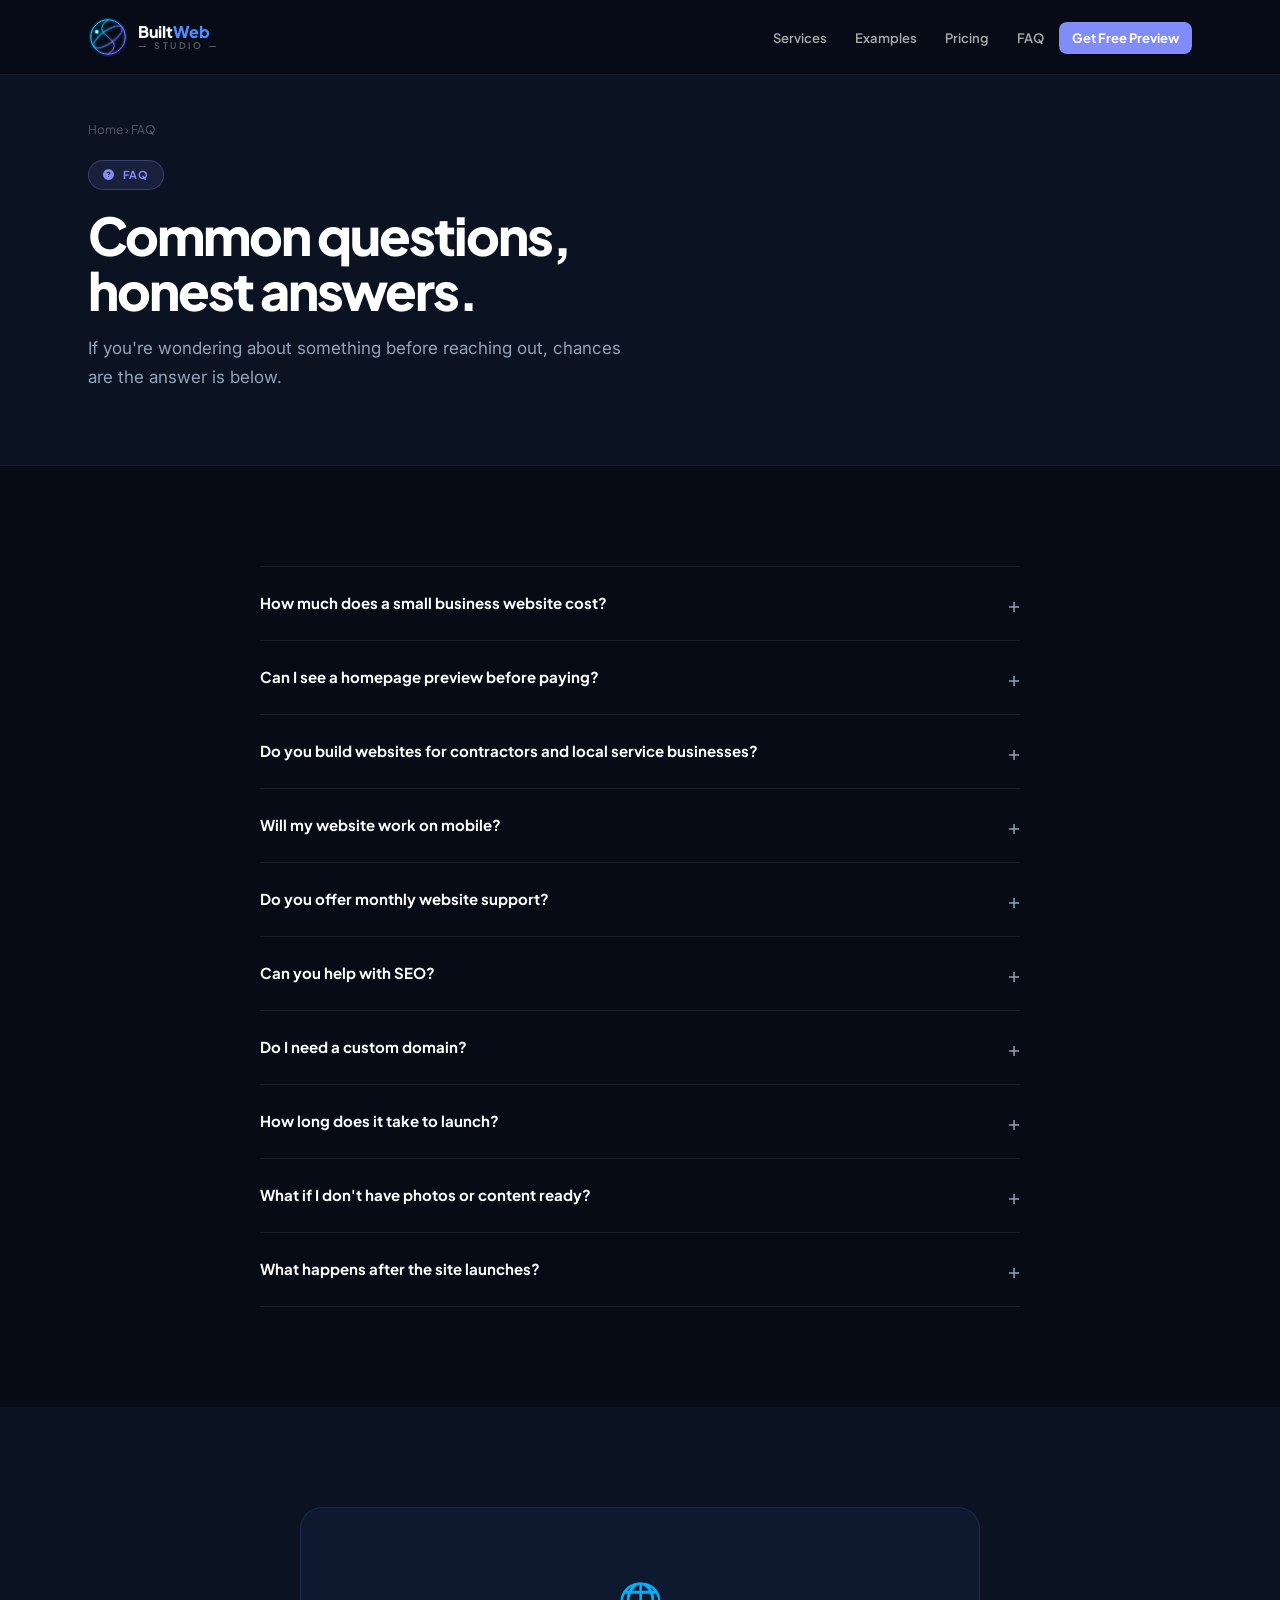
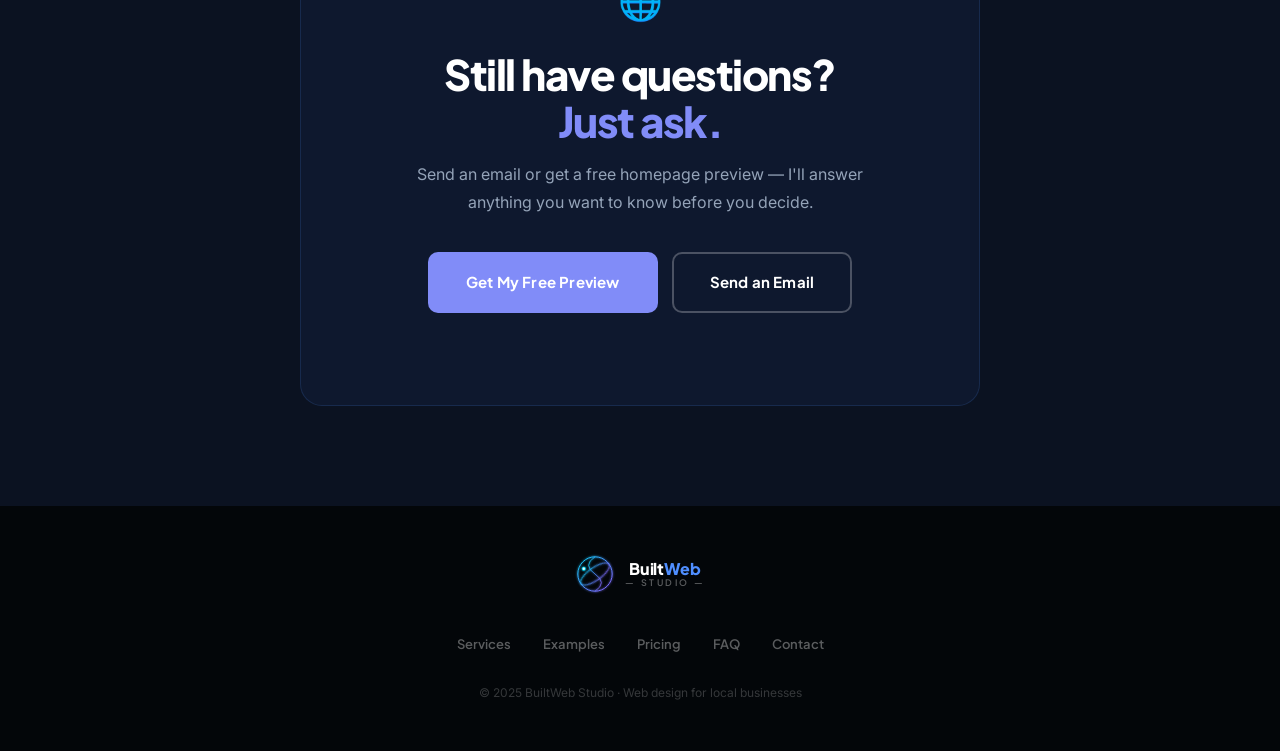
<file: faq.html>
<!DOCTYPE html>
<html lang="en">
<head>
  <meta charset="UTF-8"/><meta name="viewport" content="width=device-width, initial-scale=1.0"/>
  <meta name="description" content="Common questions about BuiltWeb Studio — website pricing, how the free preview works, what's included, mobile, SEO, domains, and turnaround time."/>
  <title>FAQ | BuiltWeb Studio</title>
  <meta name="robots" content="index, follow"/>
  <link rel="canonical" href="https://builtwebstudio.com/faq.html"/>
  <link rel="stylesheet" href="css/styles.css"/>
  <link rel="preconnect" href="https://fonts.googleapis.com"/>
  <link href="https://fonts.googleapis.com/css2?family=Plus+Jakarta+Sans:wght@400;500;600;700;800&family=Inter:wght@400;500;600&display=swap" rel="stylesheet"/>
  <link rel="stylesheet" href="https://cdnjs.cloudflare.com/ajax/libs/font-awesome/6.5.1/css/all.min.css"/>
</head>
<body>
<nav class="nav scrolled" id="nav">
  <div class="nav-inner">
    <a href="index.html" class="logo">
      <svg class="logo-svg" viewBox="0 0 100 100" fill="none" xmlns="http://www.w3.org/2000/svg"><defs><linearGradient id="of" x1="0" y1="0" x2="1" y2="1"><stop offset="0%" stop-color="#06D6F5"/><stop offset="50%" stop-color="#4F8EFF"/><stop offset="100%" stop-color="#8B5CF6"/></linearGradient><filter id="gf2" x="-30%" y="-30%" width="160%" height="160%"><feGaussianBlur stdDeviation="2.5" result="b"/><feMerge><feMergeNode in="b"/><feMergeNode in="SourceGraphic"/></feMerge></filter></defs><circle cx="50" cy="50" r="43" stroke="url(#of)" stroke-width="2.5" filter="url(#gf2)"/><ellipse cx="50" cy="50" rx="43" ry="16" stroke="url(#of)" stroke-width="2" transform="rotate(-35 50 50)" filter="url(#gf2)"/><path d="M50 7 Q18 28 50 50 Q82 72 50 93" stroke="url(#of)" stroke-width="2" filter="url(#gf2)"/><circle cx="22" cy="37" r="5" fill="#06D6F5" filter="url(#gf2)"/><circle cx="22" cy="37" r="3" fill="white" opacity="0.9"/></svg>
      <div class="logo-wordmark"><span class="logo-name"><span class="lo-anchor">Built</span><span class="lo-point">Web</span></span><span class="logo-sub">— Studio —</span></div>
    </a>
    <button class="nav-toggle" id="navToggle"><span></span><span></span><span></span></button>
    <ul class="nav-links" id="navLinks">
      <li><a href="services.html">Services</a></li>
      <li><a href="examples.html">Examples</a></li>
      <li><a href="pricing.html">Pricing</a></li>
      <li><a href="faq.html">FAQ</a></li>
      <li class="nav-cta"><a href="preview-request.html">Get Free Preview</a></li>
    </ul>
  </div>
</nav>

<section style="background:var(--bg2);padding:120px 0 72px;border-bottom:1px solid rgba(255,255,255,0.06);">
  <div class="container">
    <div style="font-family:var(--hd);font-size:12px;color:rgba(255,255,255,0.3);margin-bottom:20px;"><a href="index.html" style="color:rgba(255,255,255,0.3);text-decoration:none;">Home</a> › FAQ</div>
    <div style="display:inline-flex;align-items:center;gap:8px;background:rgba(129,140,248,0.12);border:1px solid rgba(129,140,248,0.3);border-radius:100px;padding:5px 14px;font-family:var(--hd);font-size:11px;font-weight:700;color:var(--gold);text-transform:uppercase;letter-spacing:1px;margin-bottom:18px;"><i class="fa-solid fa-circle-question"></i> FAQ</div>
    <h1 style="font-family:var(--hd);font-size:clamp(32px,5vw,52px);font-weight:800;color:white;letter-spacing:-2px;line-height:1.05;margin-bottom:16px;">Common questions,<br>honest answers.</h1>
    <p style="font-size:17px;color:var(--g400);line-height:1.75;max-width:560px;">If you're wondering about something before reaching out, chances are the answer is below.</p>
  </div>
</section>

<section class="section">
  <div class="container">
    <div class="faq-list anim anim-up" style="max-width:760px;margin:0 auto;">
      <details class="faq-item"><summary class="faq-q">How much does a small business website cost?</summary><div class="faq-a"><p>A basic website is $500 — that's the full setup price, not a starting point. For businesses that need more pages, advanced SEO, a gallery, or service area pages, the premium package starts at $800. Monthly support is $80/mo and can be cancelled anytime. You'll always know the exact price before anything starts.</p></div></details>
      <details class="faq-item"><summary class="faq-q">Can I see a homepage preview before paying?</summary><div class="faq-a"><p>Yes — that's exactly how I work. Before you pay anything, I'll build a homepage preview for your business so you can see the layout and direction. If you like it, we'll finish the full site. If not, no charge.</p></div></details>
      <details class="faq-item"><summary class="faq-q">Do you build websites for contractors and local service businesses?</summary><div class="faq-a"><p>Yes, that's exactly who I build for. I've built sites for auto body shops, landscapers, tint shops, home service companies, cleaning businesses, and more. Local service businesses are my specialty.</p></div></details>
      <details class="faq-item"><summary class="faq-q">Will my website work on mobile?</summary><div class="faq-a"><p>Every site I build is mobile-first — meaning it's designed for phones first, then scaled up to desktop. Most of your customers will visit from their phones, so this is non-negotiable.</p></div></details>
      <details class="faq-item"><summary class="faq-q">Do you offer monthly website support?</summary><div class="faq-a"><p>Yes. For $80/month, I handle security monitoring, backups, software updates, and one content update per month. No long-term contract — cancel anytime.</p></div></details>
      <details class="faq-item"><summary class="faq-q">Can you help with SEO?</summary><div class="faq-a"><p>Basic on-page SEO is included in every site — title tags, meta descriptions, local keywords, image alt text, and schema markup. For businesses that want more advanced local SEO, that's available as an add-on.</p></div></details>
      <details class="faq-item"><summary class="faq-q">Do I need a custom domain?</summary><div class="faq-a"><p>Your domain and hosting are included in the monthly support plan — no need to figure it out yourself. As long as you're on the $80/mo plan, it's covered. If you ever cancel, I'll help you transfer everything over so you never lose access to your site.</p></div></details>
      <details class="faq-item"><summary class="faq-q">How long does it take to launch?</summary><div class="faq-a"><p>Most sites are delivered within 1–7 days of receiving your content (photos, services, business info). The free preview is typically ready within 1 hour of your initial form submission.</p></div></details>
      <details class="faq-item"><summary class="faq-q">What if I don't have photos or content ready?</summary><div class="faq-a"><p>No problem. I can use professional stock photos that match your niche while you gather real ones. For content, I'll write it based on what you tell me about your business — you review and approve everything before it goes live.</p></div></details>
      <details class="faq-item"><summary class="faq-q">What happens after the site launches?</summary><div class="faq-a"><p>If you're on the monthly support plan, I'm available for small updates, fixes, and changes on an ongoing basis. You can also email or DM anytime with questions. I stay involved — I don't disappear after delivery.</p></div></details>
    </div>
  </div>
</section>

<section class="cta-section" style="background:var(--bg2);">
  <div class="container">
    <div class="cta-inner anim anim-scale">
      <span class="cta-logo">🌐</span>
      <h2 class="cta-h">Still have questions?<br><em>Just ask.</em></h2>
      <p class="cta-p">Send an email or get a free homepage preview — I'll answer anything you want to know before you decide.</p>
      <div class="cta-btns"><a href="preview-request.html" class="btn btn-gold" style="padding:16px 36px;font-size:15px;">Get My Free Preview</a><a href="mailto:hello@builtwebstudio.com" class="btn btn-ghost" style="padding:16px 36px;font-size:15px;">Send an Email</a></div>
    </div>
  </div>
</section>

<footer class="footer"><div class="container"><div class="footer-inner"><div class="footer-brand"><div style="display:flex;align-items:center;gap:10px;margin-bottom:12px;"><svg class="logo-svg" viewBox="0 0 100 100" fill="none" xmlns="http://www.w3.org/2000/svg"><defs><linearGradient id="off" x1="0" y1="0" x2="1" y2="1"><stop offset="0%" stop-color="#06D6F5"/><stop offset="50%" stop-color="#4F8EFF"/><stop offset="100%" stop-color="#8B5CF6"/></linearGradient><filter id="gff" x="-30%" y="-30%" width="160%" height="160%"><feGaussianBlur stdDeviation="2.5" result="b"/><feMerge><feMergeNode in="b"/><feMergeNode in="SourceGraphic"/></feMerge></filter></defs><circle cx="50" cy="50" r="43" stroke="url(#off)" stroke-width="2.5" filter="url(#gff)"/><ellipse cx="50" cy="50" rx="43" ry="16" stroke="url(#off)" stroke-width="2" transform="rotate(-35 50 50)" filter="url(#gff)"/><path d="M50 7 Q18 28 50 50 Q82 72 50 93" stroke="url(#off)" stroke-width="2" filter="url(#gff)"/><circle cx="22" cy="37" r="5" fill="#06D6F5" filter="url(#gff)"/><circle cx="22" cy="37" r="3" fill="white" opacity="0.9"/></svg><div class="logo-wordmark"><span class="logo-name"><span class="lo-anchor">Built</span><span class="lo-point">Web</span></span><span class="logo-sub">— Studio —</span></div></div></div><div class="footer-links-row"><a href="services.html">Services</a><a href="examples.html">Examples</a><a href="pricing.html">Pricing</a><a href="faq.html">FAQ</a><a href="mailto:hello@builtwebstudio.com">Contact</a></div><div class="footer-copy">© 2025 BuiltWeb Studio · Web design for local businesses</div></div></div></footer>
<a href="preview-request.html" class="mobile-fab">Get Free Preview 🌐</a>
<script src="js/main.js"></script>
<script>const nav=document.getElementById('nav');window.addEventListener('scroll',()=>nav.classList.toggle('scrolled',window.scrollY>40));const nt=document.getElementById('navToggle'),nl=document.getElementById('navLinks');if(nt&&nl){nt.addEventListener('click',()=>nl.classList.toggle('open'));nl.querySelectorAll('a').forEach(a=>a.addEventListener('click',()=>nl.classList.remove('open')));}</script>
</body>
</html>
</file>
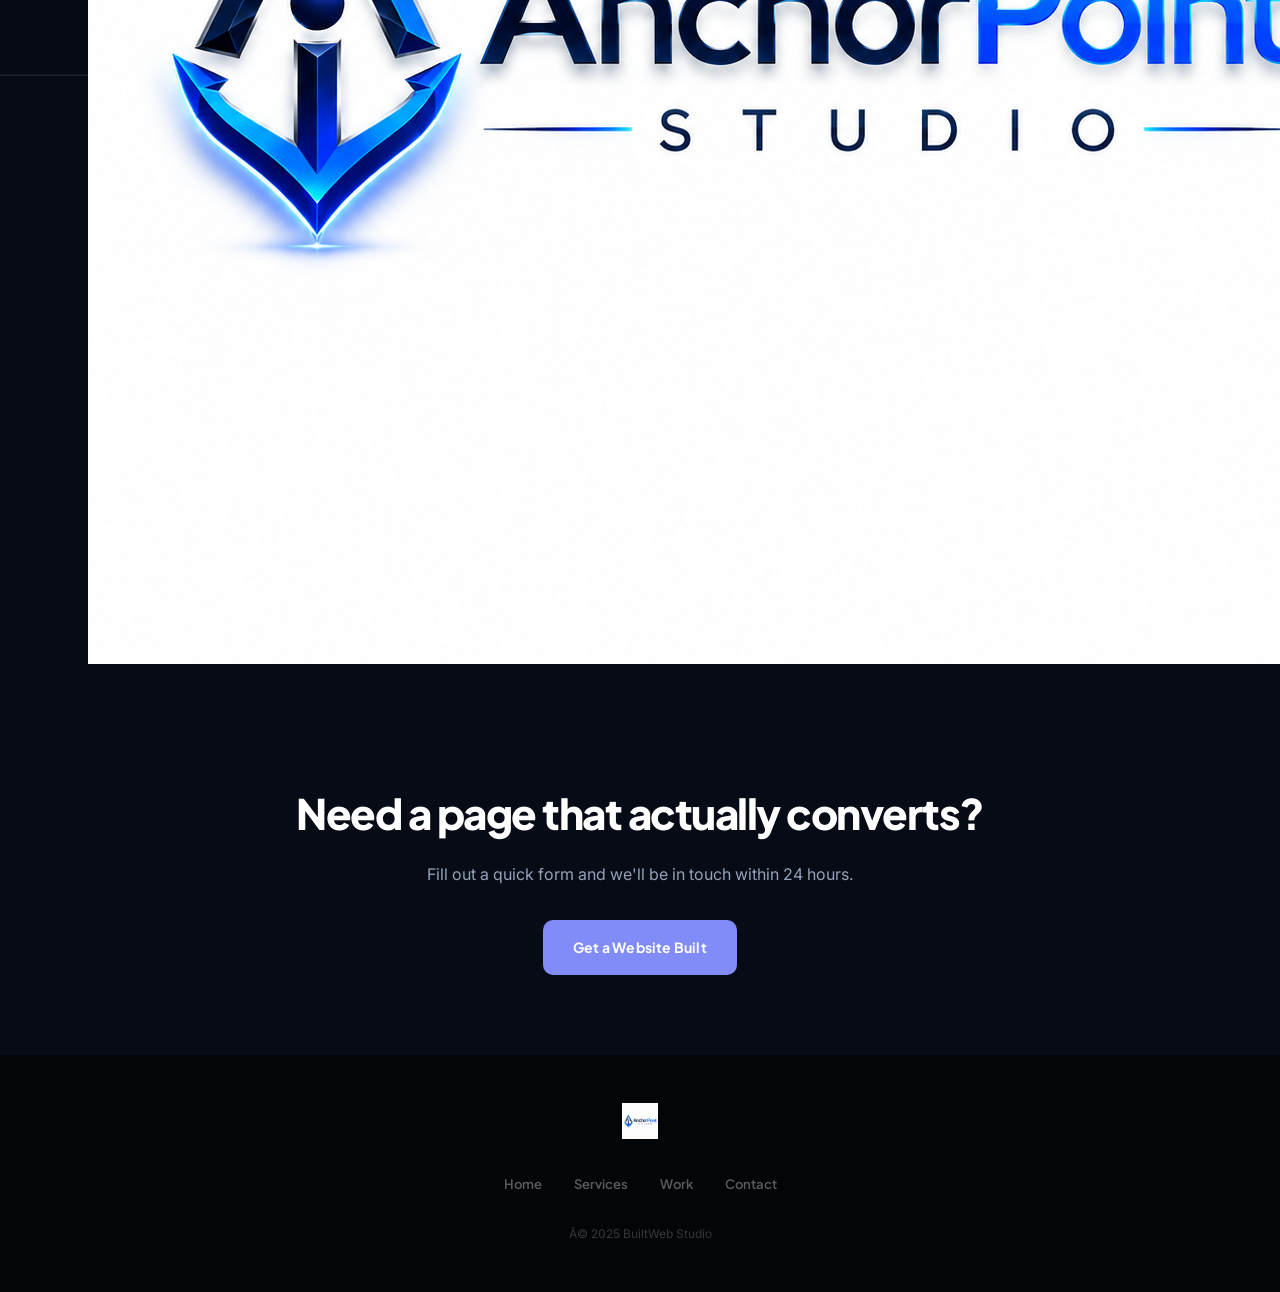
<file: landing-pages.html>
<!DOCTYPE html>
<html lang="en">
<head>
  <meta charset="UTF-8"/><meta name="viewport" content="width=device-width, initial-scale=1.0"/>
  <meta name="description" content="High-converting landing pages built around a single goal "” capturing leads, booking calls, or driving sales."/>
  <title>Landing Pages | BuiltWeb Studio</title>
  <link rel="stylesheet" href="css/styles.css"/><link rel="stylesheet" href="css/service.css"/>
  <link rel="preconnect" href="https://fonts.googleapis.com"/>
  <link href="https://fonts.googleapis.com/css2?family=Plus+Jakarta+Sans:wght@400;500;600;700;800&family=Inter:wght@400;500;600&display=swap" rel="stylesheet"/>
  <link rel="stylesheet" href="https://cdnjs.cloudflare.com/ajax/libs/font-awesome/6.5.1/css/all.min.css"/>
</head>
<body>
<nav class="nav scrolled" id="nav"><div class="nav-inner"><a href="index.html" class="logo"><img src="images/img1.png" alt="BuiltWeb Studio" class="nav-logo-img"/></a><button class="nav-toggle" id="navToggle"><span></span><span></span><span></span></button><ul class="nav-links" id="navLinks"><li><a href="index.html#services">Services</a></li><li><a href="index.html#proof">Work</a></li><li><a href="index.html#process">Process</a></li><li class="nav-cta"><a href="https://form.jotform.com/261291960168159" target="_blank">Get a Website Built</a></li></ul></div></nav>



<section class="svc-body-section">
  <div class="container svc-grid-2">
    <div class="anim anim-left">
      <span class="tag">What's Included</span>
      <h2 class="svc-h2">A focused page built to convert visitors into leads</h2>
      <div class="svc-includes">
        <div class="svc-include"><i class="fa-solid fa-check"></i><span>Single-goal design with one clear call to action</span></div>
        <div class="svc-include"><i class="fa-solid fa-check"></i><span>Conversion-focused copywriting structure</span></div>
        <div class="svc-include"><i class="fa-solid fa-check"></i><span>Lead capture form or booking integration</span></div>
        <div class="svc-include"><i class="fa-solid fa-check"></i><span>Mobile-optimized and fast-loading</span></div>
        <div class="svc-include"><i class="fa-solid fa-check"></i><span>Trust elements "” testimonials, social proof, guarantees</span></div>
        <div class="svc-include"><i class="fa-solid fa-check"></i><span>SEO meta setup and tracking ready</span></div>
        <div class="svc-include"><i class="fa-solid fa-check"></i><span>1 round of revisions included</span></div>
        <div class="svc-include"><i class="fa-solid fa-check"></i><span>Delivered in 1"“2 weeks</span></div>
      </div>
    </div>
    <div class="svc-aside anim anim-right">
      <div class="svc-aside-card"><h3>Best For</h3><p>Ad campaigns, service promotions, event signups, lead generation, or any scenario where you need visitors to take one specific action.</p></div>
      <div class="svc-aside-card"><h3>Timeline</h3><p>Timeline is discussed during your free strategy call based on your project scope.</p></div>
      <div class="svc-aside-card"><h3>Starting Price</h3><p>Get in touch and we'll put together a quote based on your specific needs.</p></div>
      <a href="https://form.jotform.com/261291960168159" target="_blank" class="btn btn-gold" style="width:100%;justify-content:center;margin-top:8px;">Start Your Project</a>
    </div>
  </div>
</section>

<section class="svc-cta-strip"><div class="container"><h2>Need a page that actually converts?</h2><p>Fill out a quick form and we'll be in touch within 24 hours.</p><a href="https://form.jotform.com/261291960168159" target="_blank" class="btn btn-gold">Get a Website Built</a></div></section>
<footer class="footer"><div class="container"><div class="footer-inner"><div class="footer-brand"><img src="images/img1.png" alt="BuiltWeb Studio" class="footer-logo-img"/></div><div class="footer-links-row"><a href="index.html">Home</a><a href="index.html#services">Services</a><a href="index.html#proof">Work</a><a href="index.html#cta">Contact</a></div><div class="footer-copy">Â© 2025 BuiltWeb Studio</div></div></div></footer>
<script>const nt=document.getElementById('navToggle'),nl=document.getElementById('navLinks');nt.addEventListener('click',()=>nl.classList.toggle('open'));nl.querySelectorAll('a').forEach(a=>a.addEventListener('click',()=>nl.classList.remove('open')));const obs=new IntersectionObserver(e=>{e.forEach(x=>{if(x.isIntersecting){x.target.classList.add('in');obs.unobserve(x.target);}});},{threshold:.1});document.querySelectorAll('.anim').forEach(el=>obs.observe(el));setTimeout(()=>document.querySelectorAll('.anim:not(.in)').forEach(el=>el.classList.add('in')),1500);</script>
<script src="js/particles.js"></script>
</body></html>
</file>
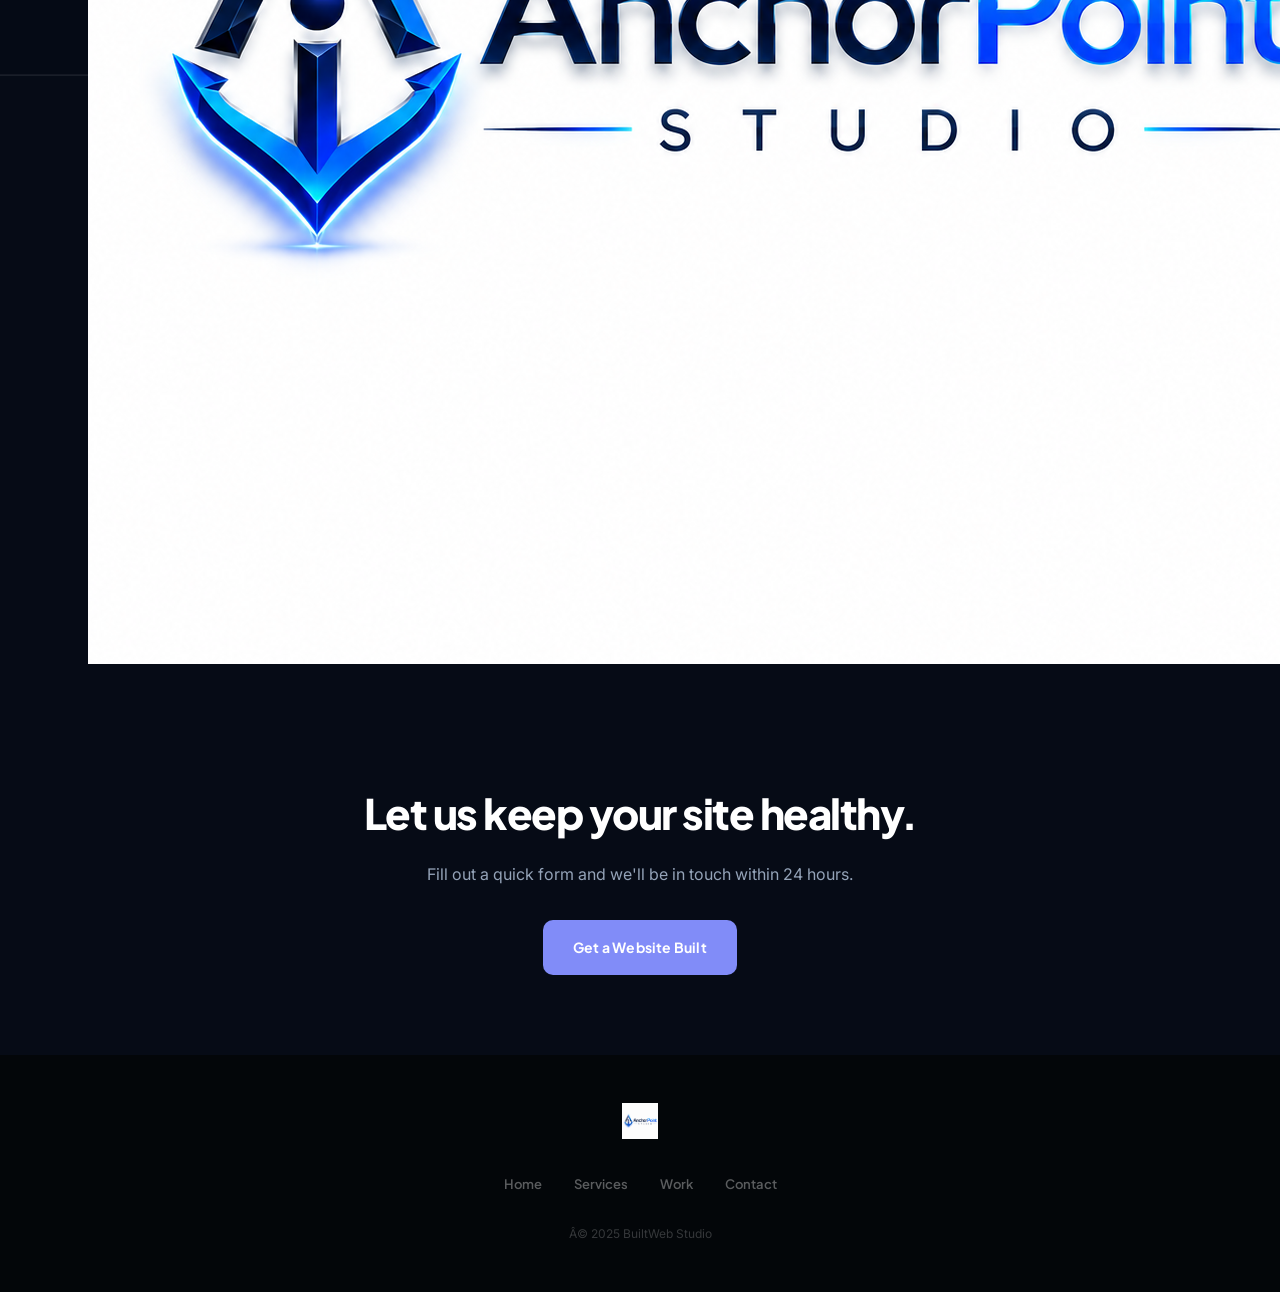
<file: maintenance.html>
<!DOCTYPE html>
<html lang="en">
<head>
  <meta charset="UTF-8"/><meta name="viewport" content="width=device-width, initial-scale=1.0"/>
  <meta name="description" content="Website maintenance "” updates, security, backups, and performance monitoring so your site stays healthy and fast."/>
  <title>Website Maintenance | BuiltWeb Studio</title>
  <link rel="stylesheet" href="css/styles.css"/><link rel="stylesheet" href="css/service.css"/>
  <link rel="preconnect" href="https://fonts.googleapis.com"/>
  <link href="https://fonts.googleapis.com/css2?family=Plus+Jakarta+Sans:wght@400;500;600;700;800&family=Inter:wght@400;500;600&display=swap" rel="stylesheet"/>
  <link rel="stylesheet" href="https://cdnjs.cloudflare.com/ajax/libs/font-awesome/6.5.1/css/all.min.css"/>
</head>
<body>
<nav class="nav scrolled" id="nav"><div class="nav-inner"><a href="index.html" class="logo"><img src="images/img1.png" alt="BuiltWeb Studio" class="nav-logo-img"/></a><button class="nav-toggle" id="navToggle"><span></span><span></span><span></span></button><ul class="nav-links" id="navLinks"><li><a href="index.html#services">Services</a></li><li><a href="index.html#proof">Work</a></li><li><a href="index.html#process">Process</a></li><li class="nav-cta"><a href="https://form.jotform.com/261291960168159" target="_blank">Get a Website Built</a></li></ul></div></nav>



<section class="svc-body-section">
  <div class="container svc-grid-2">
    <div class="anim anim-left">
      <span class="tag">What's Included</span>
      <h2 class="svc-h2">Everything that keeps your site running at its best</h2>
      <div class="svc-includes">
        <div class="svc-include"><i class="fa-solid fa-check"></i><span>Regular content and plugin updates</span></div>
        <div class="svc-include"><i class="fa-solid fa-check"></i><span>Security monitoring and malware scanning</span></div>
        <div class="svc-include"><i class="fa-solid fa-check"></i><span>Weekly or monthly backups</span></div>
        <div class="svc-include"><i class="fa-solid fa-check"></i><span>Uptime monitoring "” alerts if your site goes down</span></div>
        <div class="svc-include"><i class="fa-solid fa-check"></i><span>Performance checks and speed optimization</span></div>
        <div class="svc-include"><i class="fa-solid fa-check"></i><span>Minor content updates (text, images, hours, etc.)</span></div>
        <div class="svc-include"><i class="fa-solid fa-check"></i><span>Monthly report on site health and performance</span></div>
        <div class="svc-include"><i class="fa-solid fa-check"></i><span>Priority support for anything that breaks</span></div>
      </div>
    </div>
    <div class="svc-aside anim anim-right">
      <div class="svc-aside-card"><h3>Best For</h3><p>Any business with a live website that wants it kept secure, fast, and up to date "” without having to think about it.</p></div>
      <div class="svc-aside-card"><h3>Commitment</h3><p>Flexible plans available — details discussed during your free strategy call.</p></div>
      <div class="svc-aside-card"><h3>Starting Price</h3><p>Get in touch and we'll put together a quote based on your specific needs.</p></div>
      <a href="https://form.jotform.com/261291960168159" target="_blank" class="btn btn-gold" style="width:100%;justify-content:center;margin-top:8px;">Start Your Project</a>
    </div>
  </div>
</section>

<section class="svc-cta-strip"><div class="container"><h2>Let us keep your site healthy.</h2><p>Fill out a quick form and we'll be in touch within 24 hours.</p><a href="https://form.jotform.com/261291960168159" target="_blank" class="btn btn-gold">Get a Website Built</a></div></section>
<footer class="footer"><div class="container"><div class="footer-inner"><div class="footer-brand"><img src="images/img1.png" alt="BuiltWeb Studio" class="footer-logo-img"/></div><div class="footer-links-row"><a href="index.html">Home</a><a href="index.html#services">Services</a><a href="index.html#proof">Work</a><a href="index.html#cta">Contact</a></div><div class="footer-copy">Â© 2025 BuiltWeb Studio</div></div></div></footer>
<script>const nt=document.getElementById('navToggle'),nl=document.getElementById('navLinks');nt.addEventListener('click',()=>nl.classList.toggle('open'));nl.querySelectorAll('a').forEach(a=>a.addEventListener('click',()=>nl.classList.remove('open')));const obs=new IntersectionObserver(e=>{e.forEach(x=>{if(x.isIntersecting){x.target.classList.add('in');obs.unobserve(x.target);}});},{threshold:.1});document.querySelectorAll('.anim').forEach(el=>obs.observe(el));setTimeout(()=>document.querySelectorAll('.anim:not(.in)').forEach(el=>el.classList.add('in')),1500);</script>
<script src="js/particles.js"></script>
</body></html>
</file>
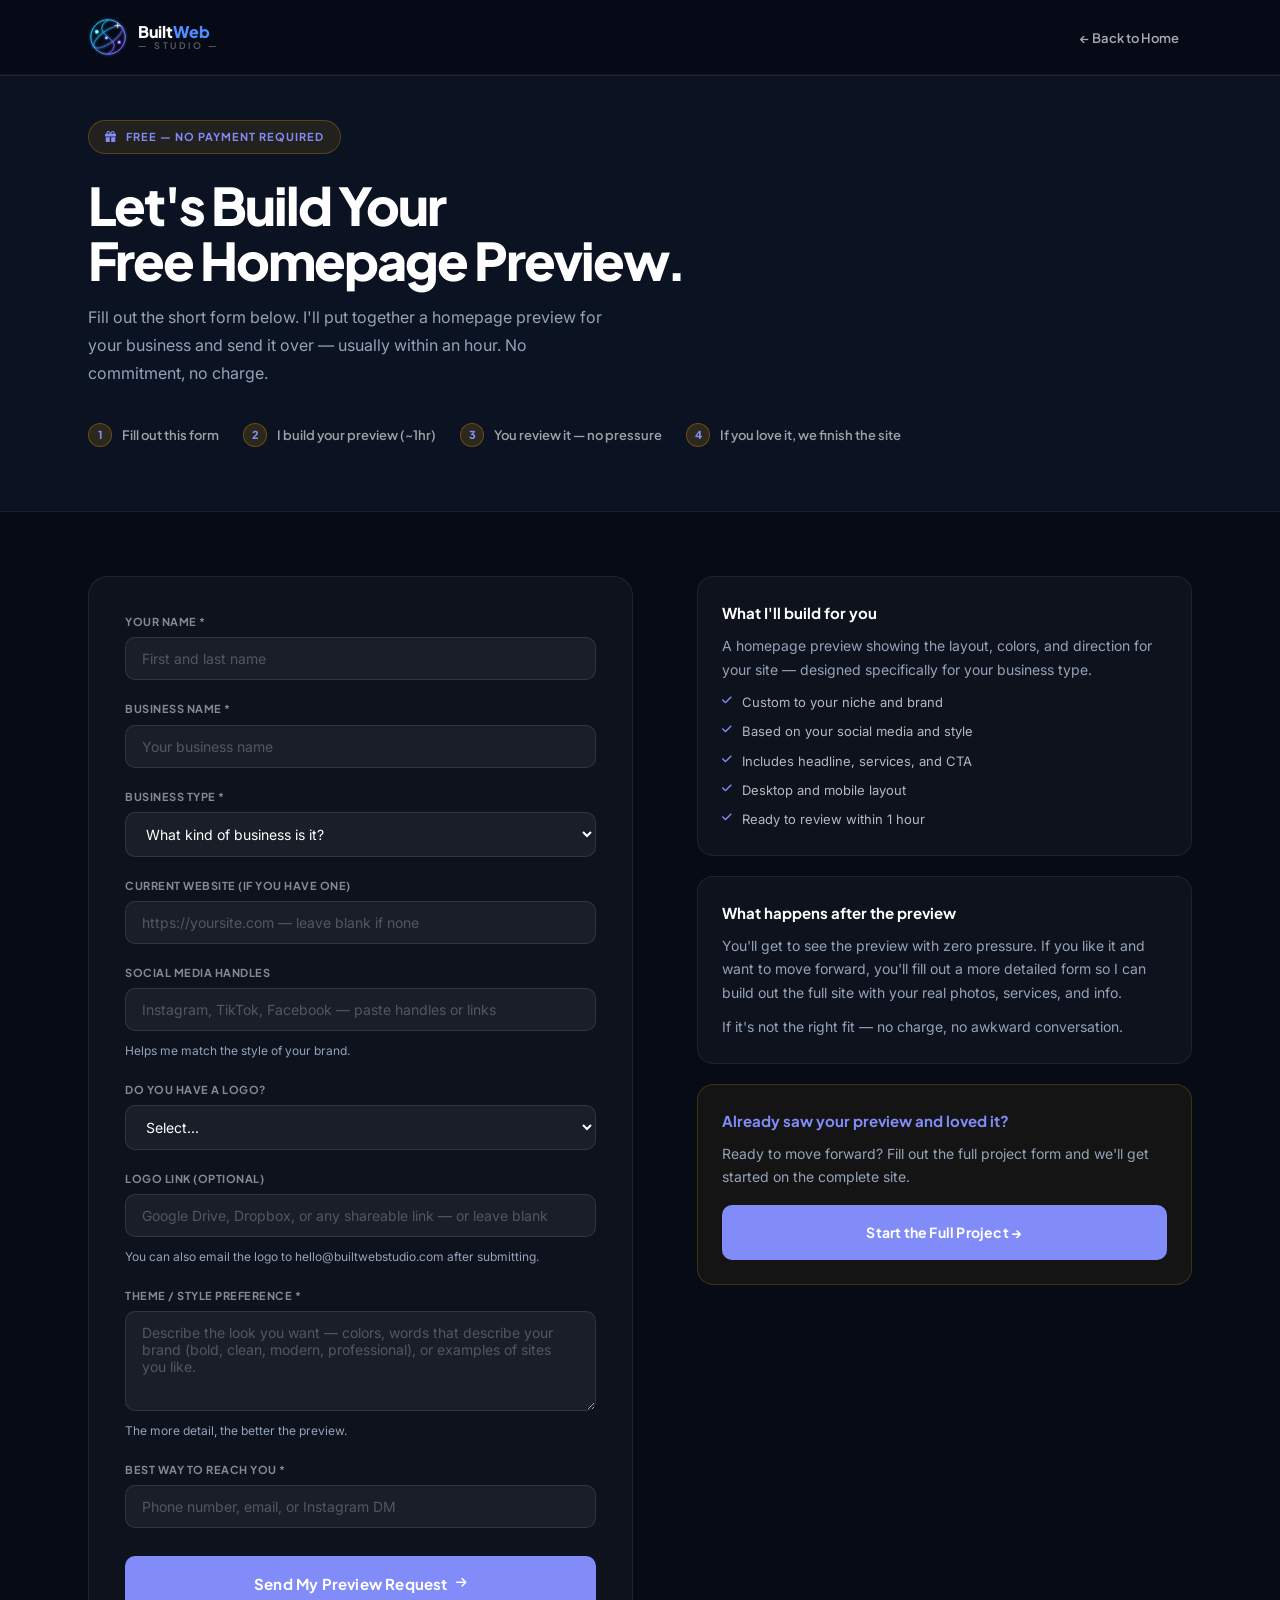
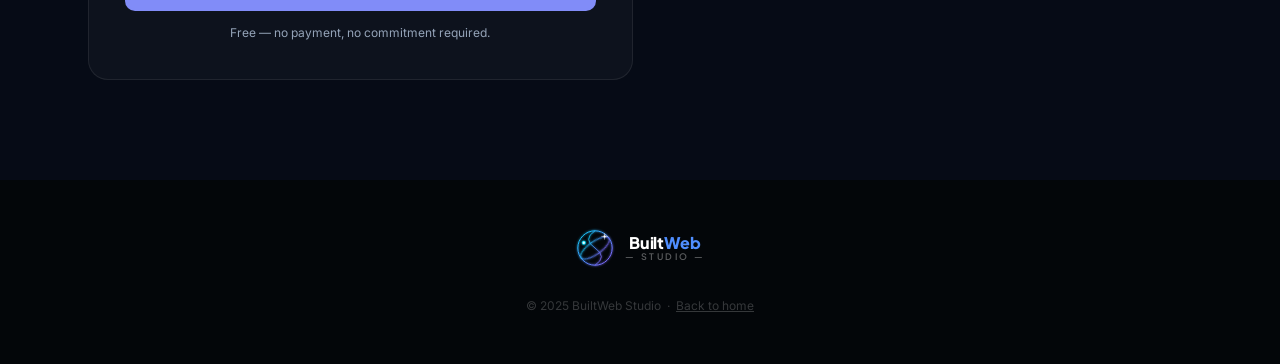
<file: preview-request.html>
<!DOCTYPE html>
<html lang="en">
<head>
  <meta charset="UTF-8"/>
  <meta name="viewport" content="width=device-width, initial-scale=1.0"/>
  <meta name="description" content="Request your free homepage preview from BuiltWeb Studio. Fill out a quick form and we'll have a preview ready within 1 hour."/>
  <title>Get Your Free Homepage Preview | BuiltWeb Studio</title>
  <meta name="robots" content="noindex"/>
  <link rel="stylesheet" href="css/styles.css"/>
  <link rel="preconnect" href="https://fonts.googleapis.com"/>
  <link href="https://fonts.googleapis.com/css2?family=Plus+Jakarta+Sans:wght@400;500;600;700;800&family=Inter:wght@400;500;600&display=swap" rel="stylesheet"/>
  <link rel="stylesheet" href="https://cdnjs.cloudflare.com/ajax/libs/font-awesome/6.5.1/css/all.min.css"/>
  <style>
    .preview-hero{background:var(--bg2);padding:120px 0 64px;border-bottom:1px solid rgba(255,255,255,0.06);}
    .preview-hero .badge{display:inline-flex;align-items:center;gap:9px;background:rgba(240,165,0,0.1);border:1px solid rgba(240,165,0,0.25);border-radius:100px;padding:7px 16px;font-family:var(--hd);font-size:11px;font-weight:700;color:var(--gold);letter-spacing:1px;text-transform:uppercase;margin-bottom:24px;}
    .preview-hero h1{font-family:var(--hd);font-size:clamp(32px,5vw,52px);font-weight:800;color:white;letter-spacing:-2px;line-height:1.05;margin-bottom:16px;}
    .preview-hero p{font-size:16px;color:var(--g400);line-height:1.75;max-width:520px;}
    .preview-steps{display:flex;gap:24px;margin-top:36px;flex-wrap:wrap;}
    .preview-step{display:flex;align-items:center;gap:10px;font-family:var(--hd);font-size:13px;font-weight:600;color:rgba(255,255,255,0.6);}
    .preview-step-num{width:24px;height:24px;border-radius:50%;background:rgba(240,165,0,0.15);border:1px solid rgba(240,165,0,0.3);display:flex;align-items:center;justify-content:center;font-size:11px;font-weight:800;color:var(--gold);flex-shrink:0;}
    .preview-form-section{padding:64px 0 100px;}
    .preview-form-wrap{display:grid;grid-template-columns:1.1fr 1fr;gap:64px;align-items:start;}
    .preview-form-card{background:rgba(255,255,255,0.03);border:1px solid rgba(255,255,255,0.08);border-radius:20px;padding:36px;}
    .form-group{display:flex;flex-direction:column;gap:6px;margin-bottom:20px;}
    .form-group label{font-family:var(--hd);font-size:11px;font-weight:700;color:rgba(255,255,255,0.5);text-transform:uppercase;letter-spacing:.5px;}
    .form-group input,.form-group select,.form-group textarea{padding:12px 16px;border:1.5px solid rgba(255,255,255,0.1);border-radius:10px;font-family:var(--bd);font-size:14px;color:white;background:rgba(255,255,255,0.05);transition:border-color .2s;outline:none;width:100%;}
    .form-group input::placeholder,.form-group textarea::placeholder{color:rgba(255,255,255,0.25);}
    .form-group input:focus,.form-group select:focus,.form-group textarea:focus{border-color:var(--gold);}
    .form-group select option{background:#0B1221;color:white;}
    .form-group textarea{resize:vertical;min-height:100px;}
    .form-note{font-size:12px;color:var(--g400);margin-top:4px;}
    .form-submit{width:100%;justify-content:center;padding:16px;font-size:15px;margin-top:8px;}
    .form-success{display:none;text-align:center;padding:32px;background:rgba(34,197,94,0.08);border:1px solid rgba(34,197,94,0.2);border-radius:16px;margin-top:20px;}
    .form-success i{font-size:32px;color:#22c55e;margin-bottom:12px;}
    .form-success h3{font-family:var(--hd);font-size:18px;font-weight:800;color:white;margin-bottom:8px;}
    .form-success p{font-size:14px;color:var(--g400);}
    .preview-info{display:flex;flex-direction:column;gap:20px;}
    .info-card{background:rgba(255,255,255,0.03);border:1px solid rgba(255,255,255,0.07);border-radius:16px;padding:24px;}
    .info-card h3{font-family:var(--hd);font-size:15px;font-weight:700;color:white;margin-bottom:8px;}
    .info-card p{font-size:14px;color:var(--g400);line-height:1.7;}
    .info-card ul{list-style:none;display:flex;flex-direction:column;gap:8px;margin-top:10px;}
    .info-card ul li{display:flex;align-items:flex-start;gap:10px;font-size:13px;color:rgba(255,255,255,0.7);}
    .info-card ul li i{color:var(--gold);font-size:11px;margin-top:3px;flex-shrink:0;}
    .next-step-card{background:rgba(240,165,0,0.06);border:1px solid rgba(240,165,0,0.2);border-radius:16px;padding:24px;}
    .next-step-card h3{font-family:var(--hd);font-size:15px;font-weight:700;color:var(--gold);margin-bottom:8px;}
    .next-step-card p{font-size:14px;color:var(--g400);line-height:1.7;}
    @media(max-width:768px){
      .preview-form-wrap{grid-template-columns:1fr;}
      .preview-info{display:none;}
    }
  </style>
</head>
<body>

<nav class="nav scrolled" id="nav">
  <div class="nav-inner">
    <a href="index.html" class="logo">
      <svg class="logo-svg" viewBox="0 0 100 100" fill="none" xmlns="http://www.w3.org/2000/svg"><defs><linearGradient id="orbp" x1="0" y1="0" x2="1" y2="1"><stop offset="0%" stop-color="#06D6F5"/><stop offset="50%" stop-color="#4F8EFF"/><stop offset="100%" stop-color="#8B5CF6"/></linearGradient><filter id="gp" x="-30%" y="-30%" width="160%" height="160%"><feGaussianBlur stdDeviation="2.5" result="b"/><feMerge><feMergeNode in="b"/><feMergeNode in="SourceGraphic"/></feMerge></filter><filter id="dp" x="-80%" y="-80%" width="260%" height="260%"><feGaussianBlur stdDeviation="3" result="b"/><feMerge><feMergeNode in="b"/><feMergeNode in="SourceGraphic"/></feMerge></filter></defs><circle cx="50" cy="50" r="43" stroke="url(#orbp)" stroke-width="2.5" filter="url(#gp)"/><ellipse cx="50" cy="50" rx="43" ry="16" stroke="url(#orbp)" stroke-width="2" transform="rotate(-35 50 50)" filter="url(#gp)"/><path d="M50 7 Q18 28 50 50 Q82 72 50 93" stroke="url(#orbp)" stroke-width="2" filter="url(#gp)"/><circle cx="22" cy="37" r="5" fill="#06D6F5" filter="url(#dp)"/><circle cx="22" cy="37" r="3" fill="white" opacity="0.9"/><circle cx="46" cy="52" r="4" fill="#4F8EFF" filter="url(#dp)"/><circle cx="46" cy="52" r="2.2" fill="white" opacity="0.8"/><circle cx="78" cy="63" r="4" fill="#8B5CF6" filter="url(#dp)"/><circle cx="78" cy="63" r="2.2" fill="white" opacity="0.8"/><circle cx="74" cy="21" r="2.5" fill="white" filter="url(#dp)"/><line x1="74" y1="14" x2="74" y2="28" stroke="white" stroke-width="1.5" stroke-linecap="round" opacity="0.95"/><line x1="67" y1="21" x2="81" y2="21" stroke="white" stroke-width="1.5" stroke-linecap="round" opacity="0.95"/></svg>
      <div class="logo-wordmark">
        <span class="logo-name"><span class="lo-anchor">Built</span><span class="lo-point">Web</span></span>
        <span class="logo-sub">— Studio —</span>
      </div>
    </a>
    <ul class="nav-links" id="navLinks">
      <li><a href="index.html">← Back to Home</a></li>
    </ul>
  </div>
</nav>

<section class="preview-hero">
  <div class="container">
    <div class="badge"><i class="fa-solid fa-gift"></i> Free — No Payment Required</div>
    <h1>Let's Build Your<br>Free Homepage Preview.</h1>
    <p>Fill out the short form below. I'll put together a homepage preview for your business and send it over — usually within an hour. No commitment, no charge.</p>
    <div class="preview-steps">
      <div class="preview-step"><div class="preview-step-num">1</div> Fill out this form</div>
      <div class="preview-step"><div class="preview-step-num">2</div> I build your preview (~1hr)</div>
      <div class="preview-step"><div class="preview-step-num">3</div> You review it — no pressure</div>
      <div class="preview-step"><div class="preview-step-num">4</div> If you love it, we finish the site</div>
    </div>
  </div>
</section>

<section class="preview-form-section">
  <div class="container">
    <div class="preview-form-wrap">

      <div>
        <div class="preview-form-card">
          <form action="https://api.web3forms.com/submit" method="POST" id="previewForm">
            <input type="hidden" name="access_key" value="6023a768-f9f7-4e0b-85c5-5df81601064f"/>
            <input type="hidden" name="subject" value="New Preview Request — BuiltWeb Studio"/>
            <input type="hidden" name="from_name" value="BuiltWeb Studio Website"/>

            <div class="form-group">
              <label>Your Name *</label>
              <input type="text" name="Name" required placeholder="First and last name"/>
            </div>
            <div class="form-group">
              <label>Business Name *</label>
              <input type="text" name="Business Name" required placeholder="Your business name"/>
            </div>
            <div class="form-group">
              <label>Business Type *</label>
              <select name="Business Type" required>
                <option value="">What kind of business is it?</option>
                <option>Contractor (roofing, concrete, drywall, etc.)</option>
                <option>Landscaping / Lawn Care</option>
                <option>Auto Body / Hail Repair</option>
                <option>Auto Tint / Wrap / Detailing</option>
                <option>Cleaning / Pressure Washing</option>
                <option>Home Services (plumbing, HVAC, etc.)</option>
                <option>Barber / Salon / Personal Brand</option>
                <option>Other Local Business</option>
              </select>
            </div>
            <div class="form-group">
              <label>Current Website (if you have one)</label>
              <input type="text" name="Current Website" placeholder="https://yoursite.com — leave blank if none"/>
            </div>
            <div class="form-group">
              <label>Social Media Handles</label>
              <input type="text" name="Social Media" placeholder="Instagram, TikTok, Facebook — paste handles or links"/>
              <span class="form-note">Helps me match the style of your brand.</span>
            </div>
            <div class="form-group">
              <label>Do You Have a Logo?</label>
              <select name="Has Logo">
                <option value="">Select...</option>
                <option>Yes - I will upload it below</option>
                <option>Yes - I will email it separately</option>
                <option>No - I need one</option>
                <option>Not sure</option>
              </select>
            </div>
            <div class="form-group">
              <label>Logo Link (Optional)</label>
              <input type="text" name="Logo Link" placeholder="Google Drive, Dropbox, or any shareable link — or leave blank"/>
              <span class="form-note">You can also email the logo to hello@builtwebstudio.com after submitting.</span>
            </div>
            <div class="form-group">
              <label>Theme / Style Preference *</label>
              <textarea name="Theme and Style" required placeholder="Describe the look you want — colors, words that describe your brand (bold, clean, modern, professional), or examples of sites you like."></textarea>
              <span class="form-note">The more detail, the better the preview.</span>
            </div>
            <div class="form-group">
              <label>Best Way to Reach You *</label>
              <input type="text" name="Best Contact Method" required placeholder="Phone number, email, or Instagram DM"/>
            </div>

            <button type="submit" class="btn btn-gold form-submit">Send My Preview Request <i class="fa-solid fa-arrow-right" style="font-size:12px;"></i></button>
            <p style="text-align:center;font-size:12px;color:var(--g400);margin-top:12px;">Free — no payment, no commitment required.</p>
          </form>
          <div class="form-success" id="formSuccess" style="display:none;">
            <i class="fa-solid fa-circle-check"></i>
            <h3>Got it — preview incoming!</h3>
            <p>I'll review your info and reach out within 1 hour via the contact method you provided.</p>
          </div>
        </div>
      </div>

      <div class="preview-info">
        <div class="info-card">
          <h3>What I'll build for you</h3>
          <p>A homepage preview showing the layout, colors, and direction for your site — designed specifically for your business type.</p>
          <ul>
            <li><i class="fa-solid fa-check"></i> Custom to your niche and brand</li>
            <li><i class="fa-solid fa-check"></i> Based on your social media and style</li>
            <li><i class="fa-solid fa-check"></i> Includes headline, services, and CTA</li>
            <li><i class="fa-solid fa-check"></i> Desktop and mobile layout</li>
            <li><i class="fa-solid fa-check"></i> Ready to review within 1 hour</li>
          </ul>
        </div>
        <div class="info-card">
          <h3>What happens after the preview</h3>
          <p>You'll get to see the preview with zero pressure. If you like it and want to move forward, you'll fill out a more detailed form so I can build out the full site with your real photos, services, and info.</p>
          <p style="margin-top:10px;">If it's not the right fit — no charge, no awkward conversation.</p>
        </div>
        <div class="next-step-card">
          <h3>Already saw your preview and loved it?</h3>
          <p>Ready to move forward? Fill out the full project form and we'll get started on the complete site.</p>
          <a href="https://form.jotform.com/261291960168159" target="_blank" class="btn btn-gold" style="width:100%;justify-content:center;margin-top:16px;">Start the Full Project →</a>
        </div>
      </div>

    </div>
  </div>
</section>

<script>
  document.getElementById('previewForm').addEventListener('submit', async function(e){
    e.preventDefault();
    const form = e.target;
    const btn = form.querySelector('button[type=submit]');
    const original = btn.innerHTML;
    btn.innerHTML = 'Sending...';
    btn.disabled = true;
    try {
      const res = await fetch('https://api.web3forms.com/submit', {
        method: 'POST',
        body: new FormData(form),
        headers: {Accept: 'application/json'}
      });
      const data = await res.json();
      if(data.success){
        form.style.display = 'none';
        document.getElementById('formSuccess').style.display = 'block';
      } else {
        btn.innerHTML = original;
        btn.disabled = false;
        alert('Something went wrong. Please email hello@builtwebstudio.com directly.');
      }
    } catch {
      btn.innerHTML = original;
      btn.disabled = false;
      alert('Something went wrong. Please email hello@builtwebstudio.com directly.');
    }
  });
</script>
<footer class="footer">
  <div class="container">
    <div class="footer-inner">
      <div class="footer-brand" style="display:flex;align-items:center;gap:10px;">
        <svg class="logo-svg" viewBox="0 0 100 100" fill="none" xmlns="http://www.w3.org/2000/svg"><defs><linearGradient id="orbft" x1="0" y1="0" x2="1" y2="1"><stop offset="0%" stop-color="#06D6F5"/><stop offset="50%" stop-color="#4F8EFF"/><stop offset="100%" stop-color="#8B5CF6"/></linearGradient><filter id="gft" x="-30%" y="-30%" width="160%" height="160%"><feGaussianBlur stdDeviation="2.5" result="b"/><feMerge><feMergeNode in="b"/><feMergeNode in="SourceGraphic"/></feMerge></filter></defs><circle cx="50" cy="50" r="43" stroke="url(#orbft)" stroke-width="2.5" filter="url(#gft)"/><ellipse cx="50" cy="50" rx="43" ry="16" stroke="url(#orbft)" stroke-width="2" transform="rotate(-35 50 50)" filter="url(#gft)"/><path d="M50 7 Q18 28 50 50 Q82 72 50 93" stroke="url(#orbft)" stroke-width="2" filter="url(#gft)"/><circle cx="22" cy="37" r="5" fill="#06D6F5" filter="url(#gft)"/><circle cx="22" cy="37" r="3" fill="white" opacity="0.9"/><circle cx="74" cy="21" r="2.5" fill="white" filter="url(#gft)"/><line x1="74" y1="14" x2="74" y2="28" stroke="white" stroke-width="1.5" stroke-linecap="round" opacity="0.95"/><line x1="67" y1="21" x2="81" y2="21" stroke="white" stroke-width="1.5" stroke-linecap="round" opacity="0.95"/></svg>
        <div class="logo-wordmark"><span class="logo-name"><span class="lo-anchor">Built</span><span class="lo-point">Web</span></span><span class="logo-sub">— Studio —</span></div>
      </div>
      <div class="footer-copy">© 2025 BuiltWeb Studio &nbsp;·&nbsp; <a href="index.html" style="color:inherit;">Back to home</a></div>
    </div>
  </div>
</footer>

</body>
</html>
</file>
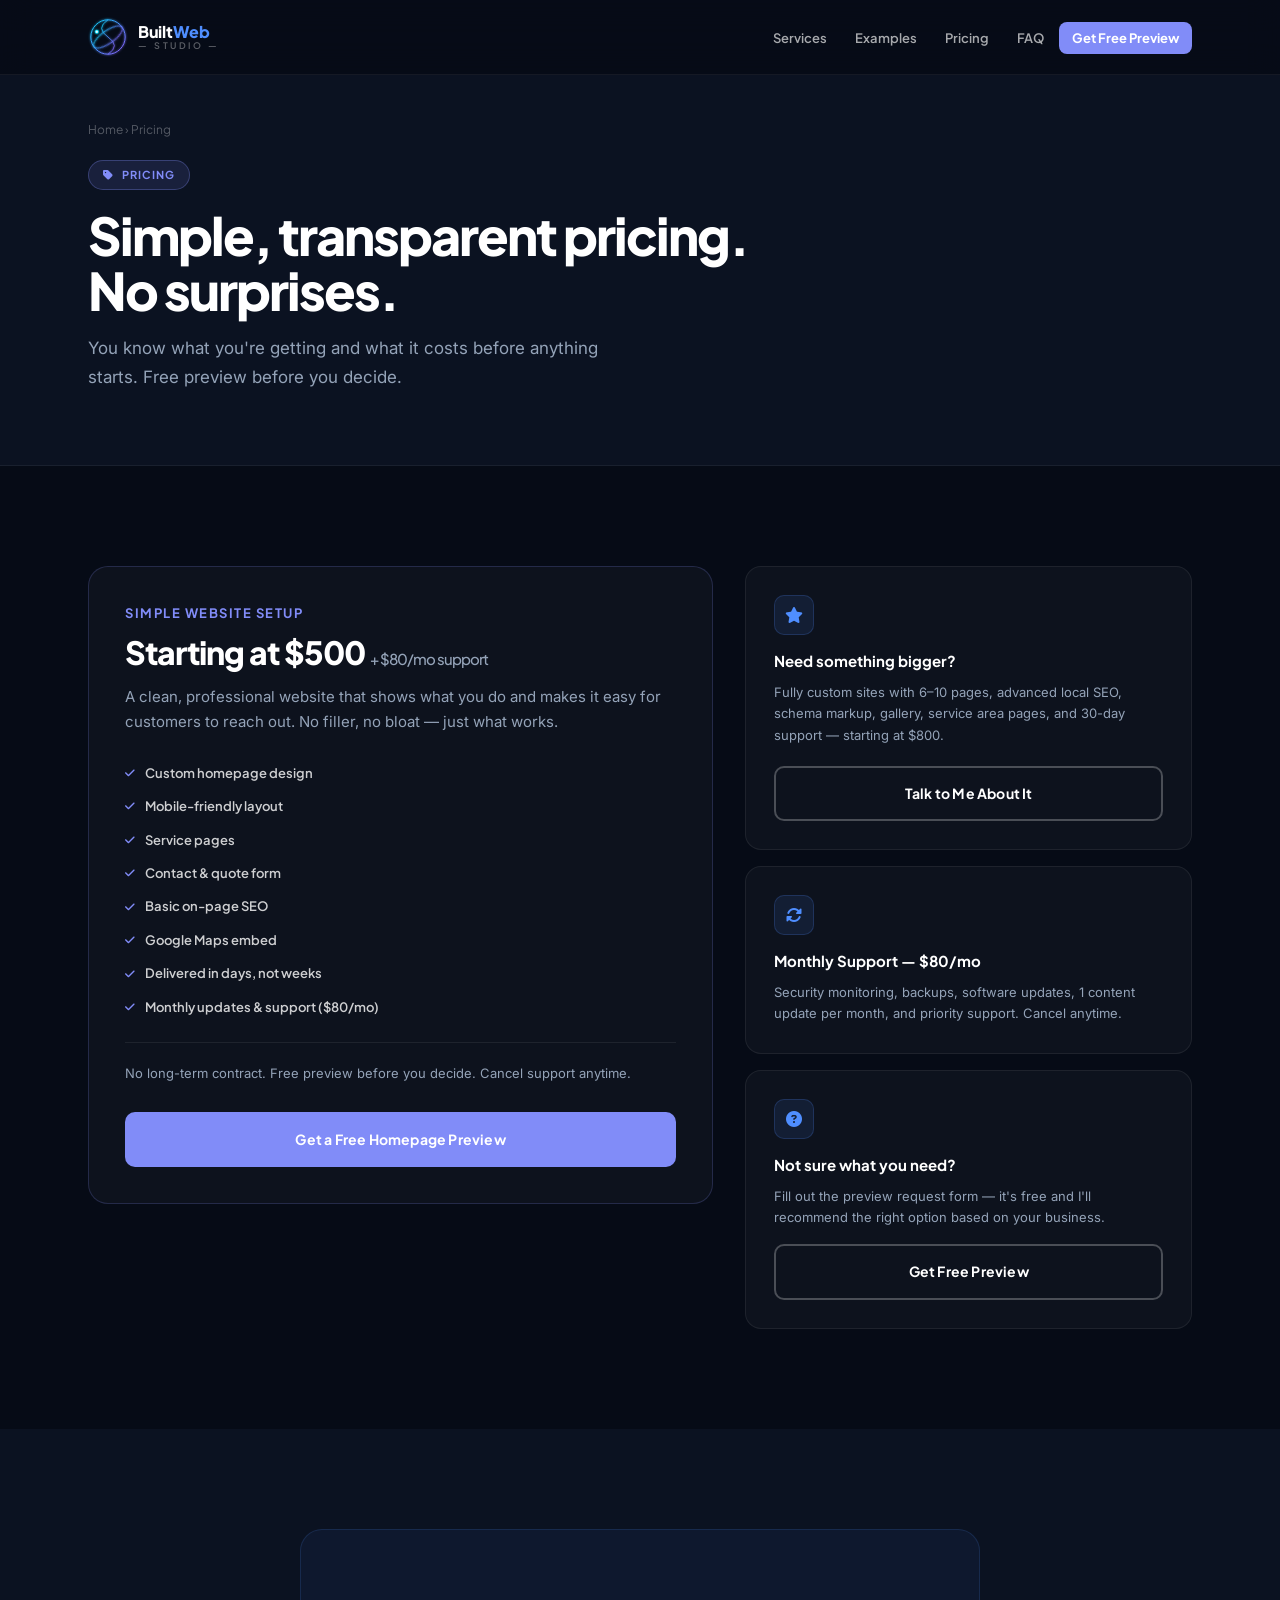
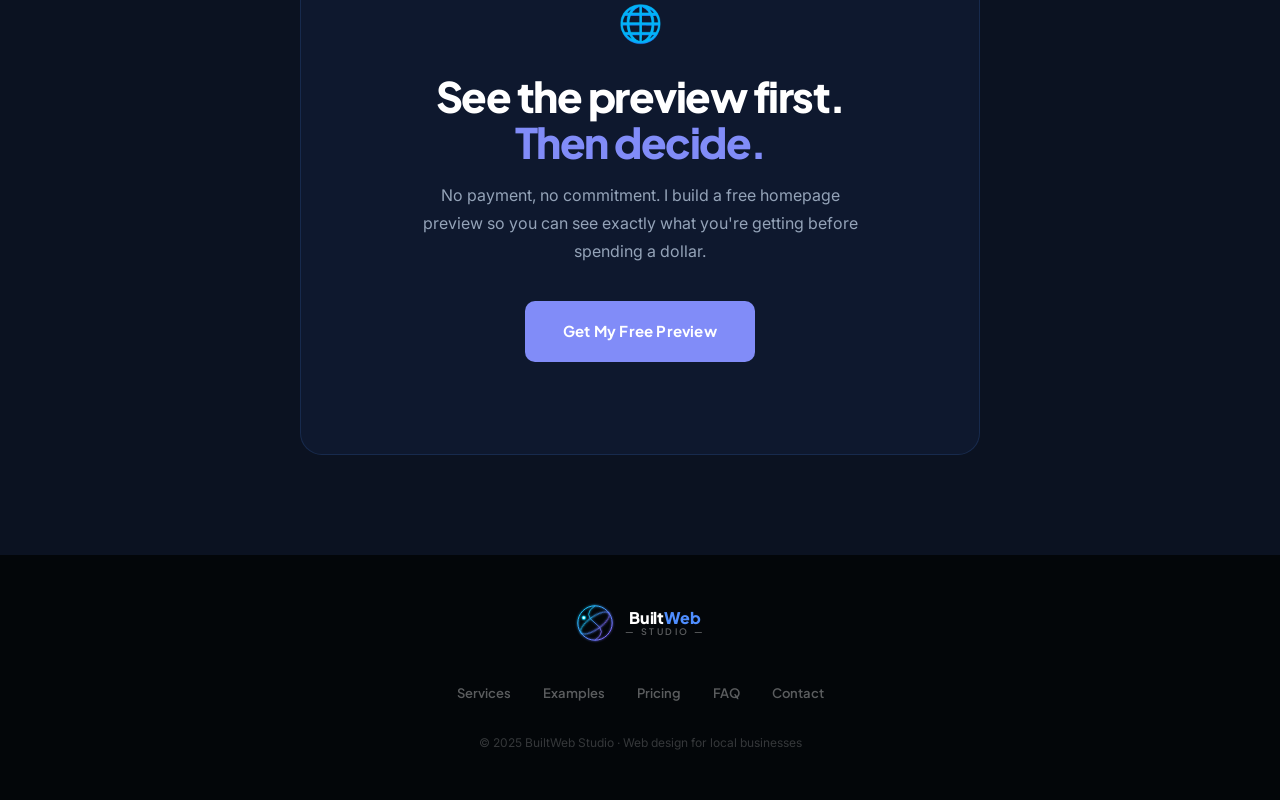
<file: pricing.html>
<!DOCTYPE html>
<html lang="en">
<head>
  <meta charset="UTF-8"/><meta name="viewport" content="width=device-width, initial-scale=1.0"/>
  <meta name="description" content="BuiltWeb Studio pricing — basic websites from $500, premium from $800, monthly support from $80/mo. No long-term contract. Free preview before you decide."/>
  <title>Pricing | BuiltWeb Studio</title>
  <meta name="robots" content="index, follow"/>
  <link rel="canonical" href="https://builtwebstudio.com/pricing.html"/>
  <link rel="stylesheet" href="css/styles.css"/>
  <link rel="preconnect" href="https://fonts.googleapis.com"/>
  <link href="https://fonts.googleapis.com/css2?family=Plus+Jakarta+Sans:wght@400;500;600;700;800&family=Inter:wght@400;500;600&display=swap" rel="stylesheet"/>
  <link rel="stylesheet" href="https://cdnjs.cloudflare.com/ajax/libs/font-awesome/6.5.1/css/all.min.css"/>
</head>
<body>
<nav class="nav scrolled" id="nav">
  <div class="nav-inner">
    <a href="index.html" class="logo">
      <svg class="logo-svg" viewBox="0 0 100 100" fill="none" xmlns="http://www.w3.org/2000/svg"><defs><linearGradient id="op" x1="0" y1="0" x2="1" y2="1"><stop offset="0%" stop-color="#06D6F5"/><stop offset="50%" stop-color="#4F8EFF"/><stop offset="100%" stop-color="#8B5CF6"/></linearGradient><filter id="gp" x="-30%" y="-30%" width="160%" height="160%"><feGaussianBlur stdDeviation="2.5" result="b"/><feMerge><feMergeNode in="b"/><feMergeNode in="SourceGraphic"/></feMerge></filter></defs><circle cx="50" cy="50" r="43" stroke="url(#op)" stroke-width="2.5" filter="url(#gp)"/><ellipse cx="50" cy="50" rx="43" ry="16" stroke="url(#op)" stroke-width="2" transform="rotate(-35 50 50)" filter="url(#gp)"/><path d="M50 7 Q18 28 50 50 Q82 72 50 93" stroke="url(#op)" stroke-width="2" filter="url(#gp)"/><circle cx="22" cy="37" r="5" fill="#06D6F5" filter="url(#gp)"/><circle cx="22" cy="37" r="3" fill="white" opacity="0.9"/></svg>
      <div class="logo-wordmark"><span class="logo-name"><span class="lo-anchor">Built</span><span class="lo-point">Web</span></span><span class="logo-sub">— Studio —</span></div>
    </a>
    <button class="nav-toggle" id="navToggle"><span></span><span></span><span></span></button>
    <ul class="nav-links" id="navLinks">
      <li><a href="services.html">Services</a></li>
      <li><a href="examples.html">Examples</a></li>
      <li><a href="pricing.html">Pricing</a></li>
      <li><a href="faq.html">FAQ</a></li>
      <li class="nav-cta"><a href="preview-request.html">Get Free Preview</a></li>
    </ul>
  </div>
</nav>

<section style="background:var(--bg2);padding:120px 0 72px;border-bottom:1px solid rgba(255,255,255,0.06);">
  <div class="container">
    <div style="font-family:var(--hd);font-size:12px;color:rgba(255,255,255,0.3);margin-bottom:20px;"><a href="index.html" style="color:rgba(255,255,255,0.3);text-decoration:none;">Home</a> › Pricing</div>
    <div style="display:inline-flex;align-items:center;gap:8px;background:rgba(129,140,248,0.12);border:1px solid rgba(129,140,248,0.3);border-radius:100px;padding:5px 14px;font-family:var(--hd);font-size:11px;font-weight:700;color:var(--gold);text-transform:uppercase;letter-spacing:1px;margin-bottom:18px;"><i class="fa-solid fa-tag"></i> Pricing</div>
    <h1 style="font-family:var(--hd);font-size:clamp(32px,5vw,52px);font-weight:800;color:white;letter-spacing:-2px;line-height:1.05;margin-bottom:16px;">Simple, transparent pricing.<br>No surprises.</h1>
    <p style="font-size:17px;color:var(--g400);line-height:1.75;max-width:560px;">You know what you're getting and what it costs before anything starts. Free preview before you decide.</p>
  </div>
</section>

<section class="section">
  <div class="container">
    <div class="pricing-row">
      <div class="pricing-main-card anim anim-left">
        <div class="pmc-top">
          <div class="pmc-name">Simple Website Setup</div>
          <div class="pmc-price">Starting at $500 <span>+ $80/mo support</span></div>
          <p class="pmc-desc">A clean, professional website that shows what you do and makes it easy for customers to reach out. No filler, no bloat — just what works.</p>
        </div>
        <ul class="pmc-list">
          <li><i class="fa-solid fa-check"></i> Custom homepage design</li>
          <li><i class="fa-solid fa-check"></i> Mobile-friendly layout</li>
          <li><i class="fa-solid fa-check"></i> Service pages</li>
          <li><i class="fa-solid fa-check"></i> Contact &amp; quote form</li>
          <li><i class="fa-solid fa-check"></i> Basic on-page SEO</li>
          <li><i class="fa-solid fa-check"></i> Google Maps embed</li>
          <li><i class="fa-solid fa-check"></i> Delivered in days, not weeks</li>
          <li><i class="fa-solid fa-check"></i> Monthly updates &amp; support ($80/mo)</li>
        </ul>
        <div class="pmc-note">No long-term contract. Free preview before you decide. Cancel support anytime.</div>
        <a href="preview-request.html" class="btn btn-gold" style="width:100%;justify-content:center;margin-top:28px;">Get a Free Homepage Preview</a>
      </div>
      <div class="pricing-side anim anim-right">
        <div class="pside-card">
          <div class="pside-icon"><i class="fa-solid fa-star"></i></div>
          <h3>Need something bigger?</h3>
          <p>Fully custom sites with 6–10 pages, advanced local SEO, schema markup, gallery, service area pages, and 30-day support — starting at $800.</p>
          <a href="https://form.jotform.com/261291960168159" target="_blank" class="btn btn-ghost" style="width:100%;justify-content:center;margin-top:20px;">Talk to Me About It</a>
        </div>
        <div class="pside-card" style="margin-top:16px;">
          <div class="pside-icon"><i class="fa-solid fa-rotate"></i></div>
          <h3>Monthly Support — $80/mo</h3>
          <p>Security monitoring, backups, software updates, 1 content update per month, and priority support. Cancel anytime.</p>
        </div>
        <div class="pside-card" style="margin-top:16px;">
          <div class="pside-icon"><i class="fa-solid fa-circle-question"></i></div>
          <h3>Not sure what you need?</h3>
          <p>Fill out the preview request form — it's free and I'll recommend the right option based on your business.</p>
          <a href="preview-request.html" class="btn btn-ghost" style="width:100%;justify-content:center;margin-top:16px;">Get Free Preview</a>
        </div>
      </div>
    </div>
  </div>
</section>

<section class="cta-section" style="background:var(--bg2);">
  <div class="container">
    <div class="cta-inner anim anim-scale">
      <span class="cta-logo">🌐</span>
      <h2 class="cta-h">See the preview first.<br><em>Then decide.</em></h2>
      <p class="cta-p">No payment, no commitment. I build a free homepage preview so you can see exactly what you're getting before spending a dollar.</p>
      <div class="cta-btns"><a href="preview-request.html" class="btn btn-gold" style="padding:16px 36px;font-size:15px;">Get My Free Preview</a></div>
    </div>
  </div>
</section>

<footer class="footer"><div class="container"><div class="footer-inner"><div class="footer-brand"><div style="display:flex;align-items:center;gap:10px;margin-bottom:12px;"><svg class="logo-svg" viewBox="0 0 100 100" fill="none" xmlns="http://www.w3.org/2000/svg"><defs><linearGradient id="opf" x1="0" y1="0" x2="1" y2="1"><stop offset="0%" stop-color="#06D6F5"/><stop offset="50%" stop-color="#4F8EFF"/><stop offset="100%" stop-color="#8B5CF6"/></linearGradient><filter id="gpf" x="-30%" y="-30%" width="160%" height="160%"><feGaussianBlur stdDeviation="2.5" result="b"/><feMerge><feMergeNode in="b"/><feMergeNode in="SourceGraphic"/></feMerge></filter></defs><circle cx="50" cy="50" r="43" stroke="url(#opf)" stroke-width="2.5" filter="url(#gpf)"/><ellipse cx="50" cy="50" rx="43" ry="16" stroke="url(#opf)" stroke-width="2" transform="rotate(-35 50 50)" filter="url(#gpf)"/><path d="M50 7 Q18 28 50 50 Q82 72 50 93" stroke="url(#opf)" stroke-width="2" filter="url(#gpf)"/><circle cx="22" cy="37" r="5" fill="#06D6F5" filter="url(#gpf)"/><circle cx="22" cy="37" r="3" fill="white" opacity="0.9"/></svg><div class="logo-wordmark"><span class="logo-name"><span class="lo-anchor">Built</span><span class="lo-point">Web</span></span><span class="logo-sub">— Studio —</span></div></div></div><div class="footer-links-row"><a href="services.html">Services</a><a href="examples.html">Examples</a><a href="pricing.html">Pricing</a><a href="faq.html">FAQ</a><a href="mailto:hello@builtwebstudio.com">Contact</a></div><div class="footer-copy">© 2025 BuiltWeb Studio · Web design for local businesses</div></div></div></footer>
<a href="preview-request.html" class="mobile-fab">Get Free Preview 🌐</a>
<script src="js/main.js"></script>
<script>const nav=document.getElementById('nav');window.addEventListener('scroll',()=>nav.classList.toggle('scrolled',window.scrollY>40));const nt=document.getElementById('navToggle'),nl=document.getElementById('navLinks');if(nt&&nl){nt.addEventListener('click',()=>nl.classList.toggle('open'));nl.querySelectorAll('a').forEach(a=>a.addEventListener('click',()=>nl.classList.remove('open')));}</script>
</body>
</html>
</file>
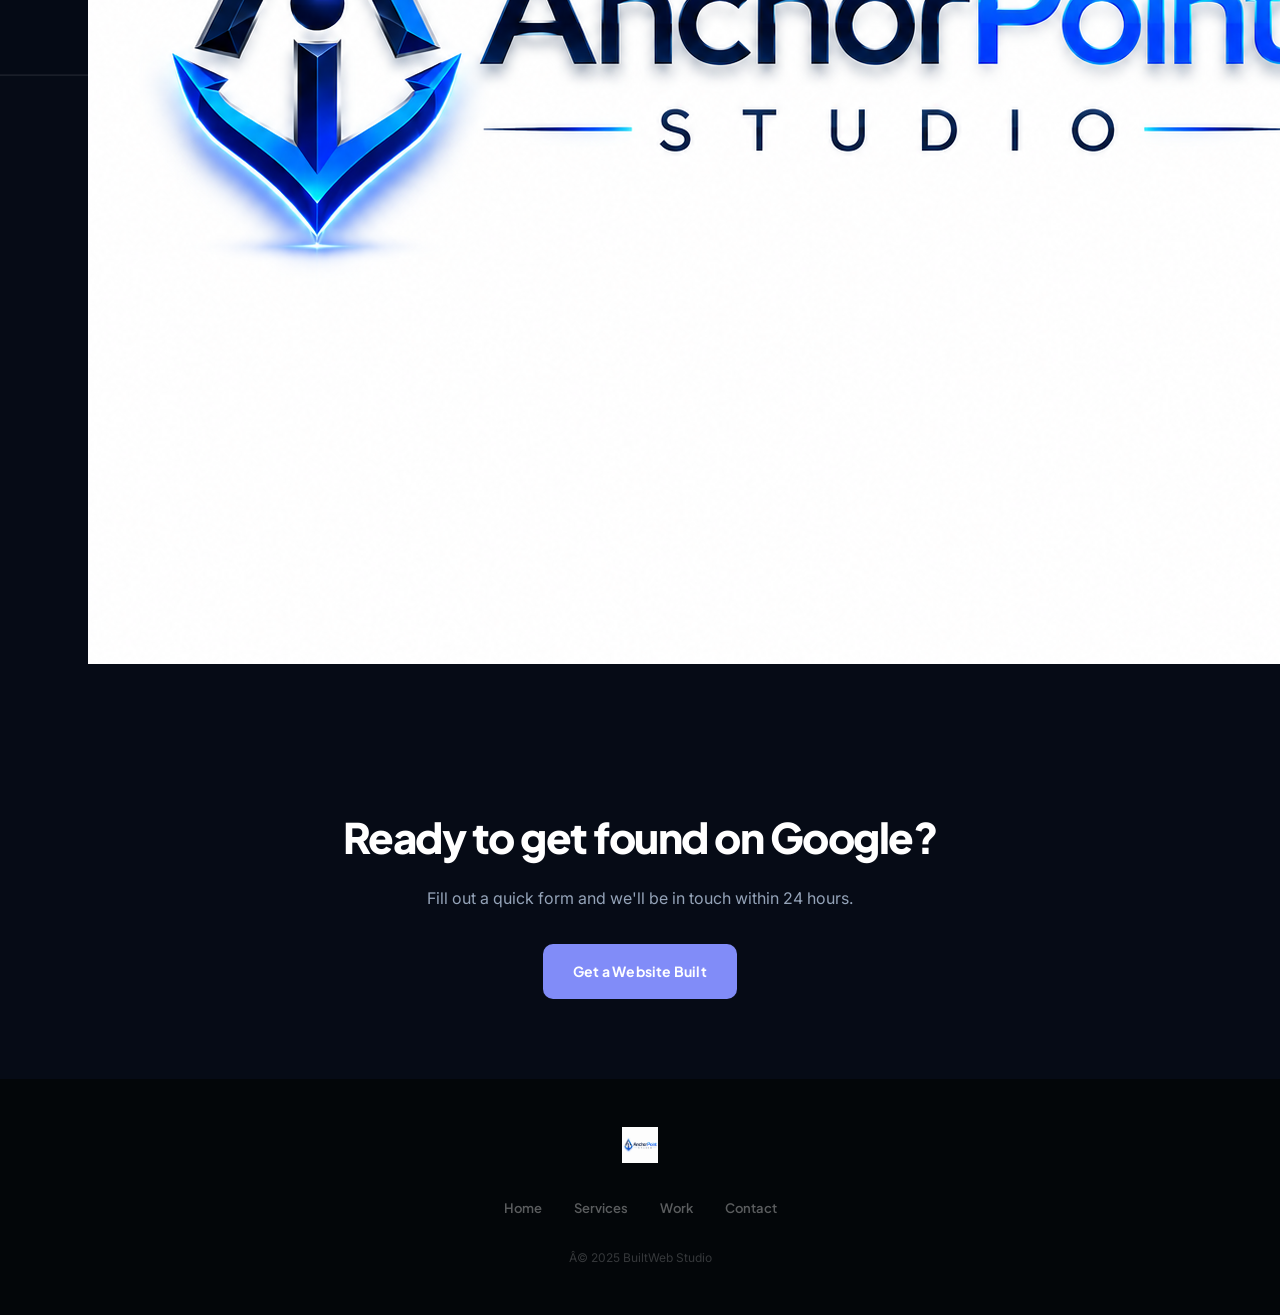
<file: seo-foundations.html>
<!DOCTYPE html>
<html lang="en">
<head>
  <meta charset="UTF-8"/><meta name="viewport" content="width=device-width, initial-scale=1.0"/>
  <meta name="description" content="SEO foundations "” technical setup and on-page optimization so search engines can find and rank your business."/>
  <title>SEO Foundations | BuiltWeb Studio</title>
  <link rel="stylesheet" href="css/styles.css"/><link rel="stylesheet" href="css/service.css"/>
  <link rel="preconnect" href="https://fonts.googleapis.com"/>
  <link href="https://fonts.googleapis.com/css2?family=Plus+Jakarta+Sans:wght@400;500;600;700;800&family=Inter:wght@400;500;600&display=swap" rel="stylesheet"/>
  <link rel="stylesheet" href="https://cdnjs.cloudflare.com/ajax/libs/font-awesome/6.5.1/css/all.min.css"/>
</head>
<body>
<nav class="nav scrolled" id="nav"><div class="nav-inner"><a href="index.html" class="logo"><img src="images/img1.png" alt="BuiltWeb Studio" class="nav-logo-img"/></a><button class="nav-toggle" id="navToggle"><span></span><span></span><span></span></button><ul class="nav-links" id="navLinks"><li><a href="index.html#services">Services</a></li><li><a href="index.html#proof">Work</a></li><li><a href="index.html#process">Process</a></li><li class="nav-cta"><a href="https://form.jotform.com/261291960168159" target="_blank">Get a Website Built</a></li></ul></div></nav>



<section class="svc-body-section">
  <div class="container svc-grid-2">
    <div class="anim anim-left">
      <span class="tag">What's Included</span>
      <h2 class="svc-h2">The SEO groundwork every business website needs</h2>
      <div class="svc-includes">
        <div class="svc-include"><i class="fa-solid fa-check"></i><span>Keyword research for your business and location</span></div>
        <div class="svc-include"><i class="fa-solid fa-check"></i><span>Title tags and meta descriptions for every page</span></div>
        <div class="svc-include"><i class="fa-solid fa-check"></i><span>Proper heading structure (H1, H2, H3)</span></div>
        <div class="svc-include"><i class="fa-solid fa-check"></i><span>Image alt text and file optimization</span></div>
        <div class="svc-include"><i class="fa-solid fa-check"></i><span>XML sitemap and robots.txt setup</span></div>
        <div class="svc-include"><i class="fa-solid fa-check"></i><span>Google Search Console connection</span></div>
        <div class="svc-include"><i class="fa-solid fa-check"></i><span>Page speed audit and basic optimization</span></div>
        <div class="svc-include"><i class="fa-solid fa-check"></i><span>Local SEO setup (if applicable)</span></div>
      </div>
    </div>
    <div class="svc-aside anim anim-right">
      <div class="svc-aside-card"><h3>Best For</h3><p>Any business that wants to show up on Google "” especially local businesses, service providers, and new websites that need to get found.</p></div>
      <div class="svc-aside-card"><h3>Timeline</h3><p>Timeline is discussed during your free strategy call based on your project scope.</p></div>
      <div class="svc-aside-card"><h3>Starting Price</h3><p>Get in touch and we'll put together a quote based on your specific needs.</p></div>
      <a href="https://form.jotform.com/261291960168159" target="_blank" class="btn btn-gold" style="width:100%;justify-content:center;margin-top:8px;">Start Your Project</a>
    </div>
  </div>
</section>

<section class="svc-cta-strip"><div class="container"><h2>Ready to get found on Google?</h2><p>Fill out a quick form and we'll be in touch within 24 hours.</p><a href="https://form.jotform.com/261291960168159" target="_blank" class="btn btn-gold">Get a Website Built</a></div></section>
<footer class="footer"><div class="container"><div class="footer-inner"><div class="footer-brand"><img src="images/img1.png" alt="BuiltWeb Studio" class="footer-logo-img"/></div><div class="footer-links-row"><a href="index.html">Home</a><a href="index.html#services">Services</a><a href="index.html#proof">Work</a><a href="index.html#cta">Contact</a></div><div class="footer-copy">Â© 2025 BuiltWeb Studio</div></div></div></footer>
<script>const nt=document.getElementById('navToggle'),nl=document.getElementById('navLinks');nt.addEventListener('click',()=>nl.classList.toggle('open'));nl.querySelectorAll('a').forEach(a=>a.addEventListener('click',()=>nl.classList.remove('open')));const obs=new IntersectionObserver(e=>{e.forEach(x=>{if(x.isIntersecting){x.target.classList.add('in');obs.unobserve(x.target);}});},{threshold:.1});document.querySelectorAll('.anim').forEach(el=>obs.observe(el));setTimeout(()=>document.querySelectorAll('.anim:not(.in)').forEach(el=>el.classList.add('in')),1500);</script>
<script src="js/particles.js"></script>
</body></html>
</file>
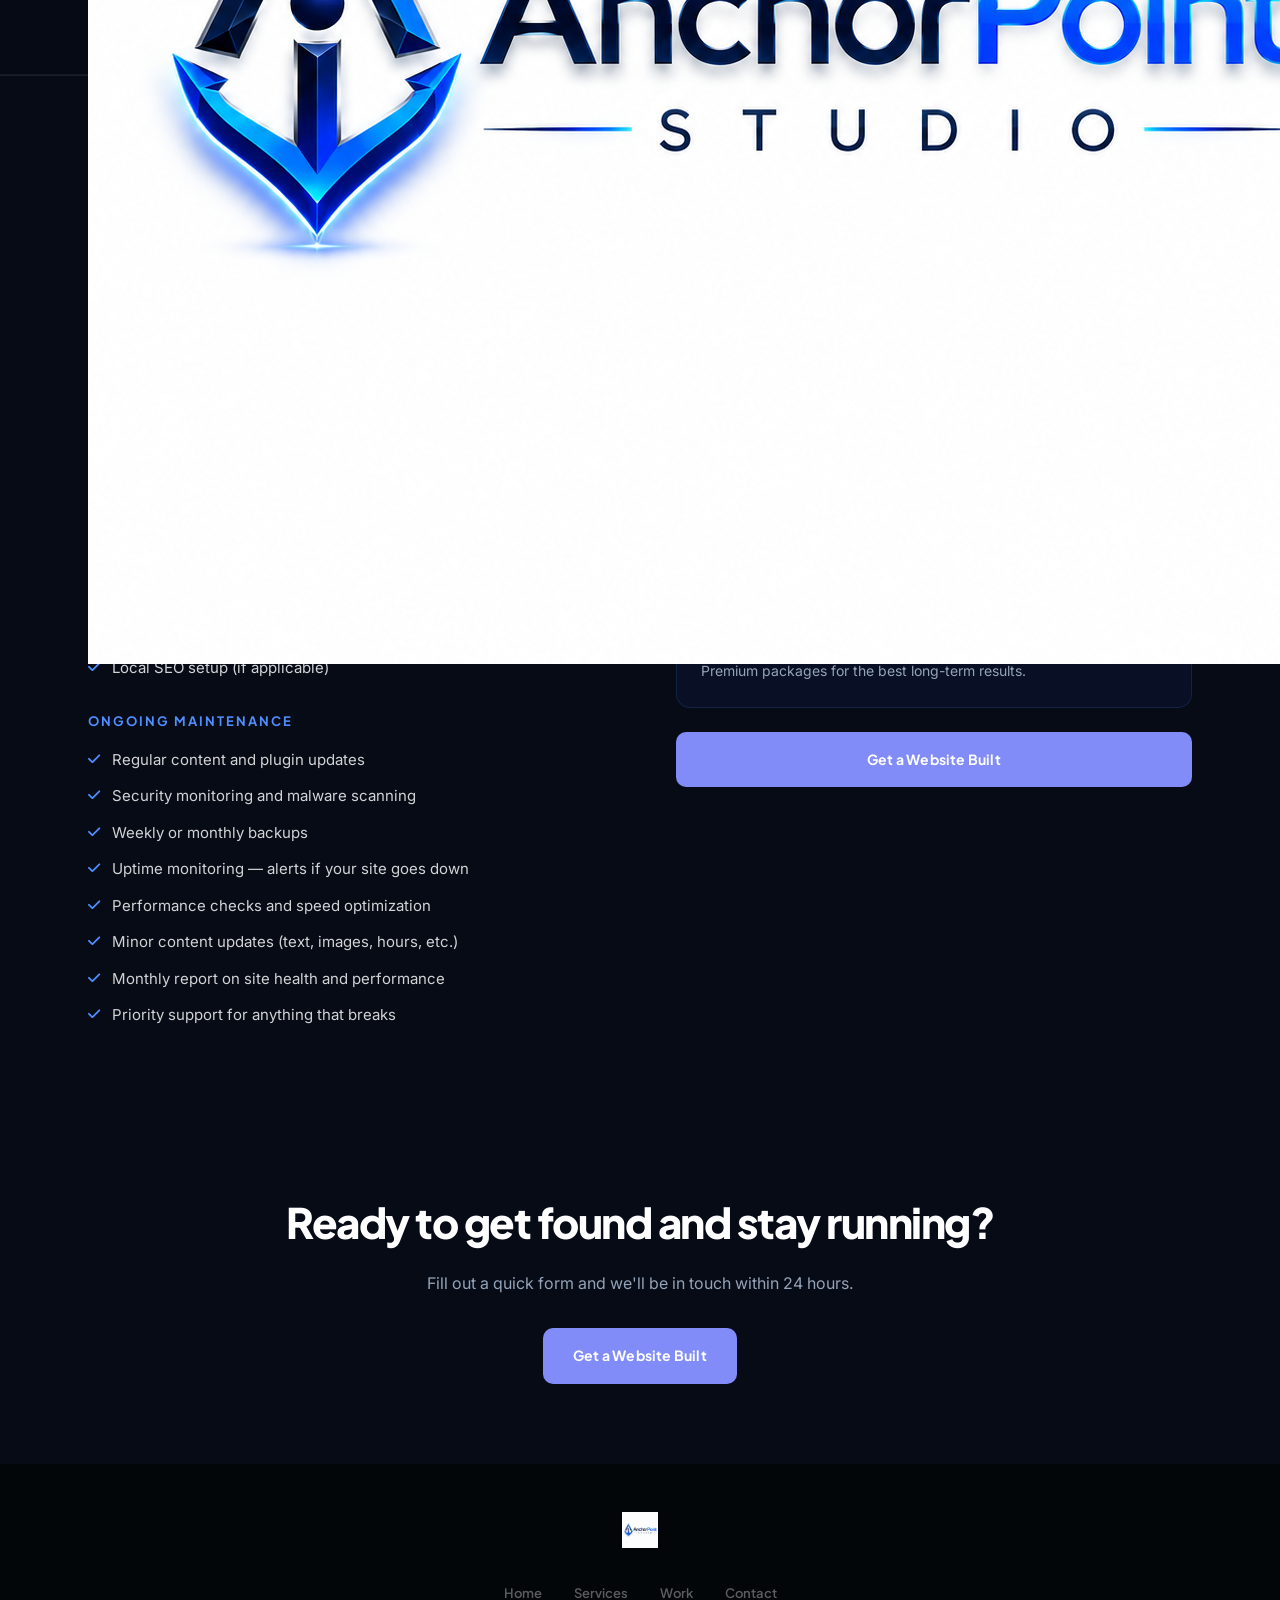
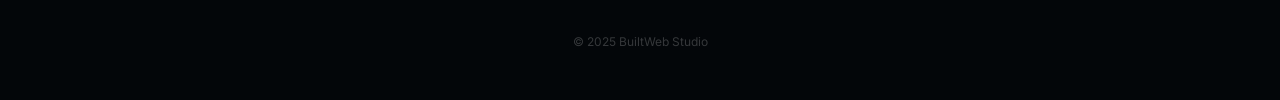
<file: seo-maintenance.html>
<!DOCTYPE html>
<html lang="en">
<head>
  <meta charset="UTF-8"/><meta name="viewport" content="width=device-width, initial-scale=1.0"/>
  <meta name="description" content="SEO foundations and ongoing maintenance — get found on Google and keep your site fast, secure, and up to date."/>
  <title>SEO & Ongoing Maintenance | BuiltWeb Studio</title>
  <link rel="stylesheet" href="css/styles.css"/><link rel="stylesheet" href="css/service.css"/>
  <link rel="preconnect" href="https://fonts.googleapis.com"/>
  <link href="https://fonts.googleapis.com/css2?family=Plus+Jakarta+Sans:wght@400;500;600;700;800&family=Inter:wght@400;500;600&display=swap" rel="stylesheet"/>
  <link rel="stylesheet" href="https://cdnjs.cloudflare.com/ajax/libs/font-awesome/6.5.1/css/all.min.css"/>
</head>
<body>
<nav class="nav scrolled" id="nav"><div class="nav-inner"><a href="index.html" class="logo"><img src="images/img1.png" alt="BuiltWeb Studio" class="nav-logo-img"/></a><button class="nav-toggle" id="navToggle"><span></span><span></span><span></span></button><ul class="nav-links" id="navLinks"><li><a href="index.html#services">Services</a></li><li><a href="index.html#proof">Work</a></li><li><a href="index.html#process">Process</a></li><li class="nav-cta"><a href="https://form.jotform.com/261291960168159" target="_blank">Get a Website Built</a></li></ul></div></nav>

<section class="svc-body-section">
  <div class="container svc-grid-2">

    <!-- LEFT: All includes -->
    <div class="anim anim-left">
      <span class="tag">What's Included</span>
      <h2 class="svc-h2">SEO &amp; Ongoing Maintenance</h2>
      <p style="color:var(--g400);font-size:15px;line-height:1.75;margin-bottom:32px;">Get found on Google and keep your site running at its best. This combined service covers everything from initial SEO setup to long-term performance and security — so your site works hard every day.</p>

      <h4 style="font-family:var(--hd);font-size:13px;font-weight:700;color:var(--blue);text-transform:uppercase;letter-spacing:2px;margin-bottom:16px;">SEO Foundations</h4>
      <div class="svc-includes" style="margin-bottom:32px;">
        <div class="svc-include"><i class="fa-solid fa-check"></i><span>Keyword research for your business and location</span></div>
        <div class="svc-include"><i class="fa-solid fa-check"></i><span>Title tags and meta descriptions for every page</span></div>
        <div class="svc-include"><i class="fa-solid fa-check"></i><span>Proper heading structure (H1, H2, H3)</span></div>
        <div class="svc-include"><i class="fa-solid fa-check"></i><span>Image alt text and file optimization</span></div>
        <div class="svc-include"><i class="fa-solid fa-check"></i><span>XML sitemap and robots.txt setup</span></div>
        <div class="svc-include"><i class="fa-solid fa-check"></i><span>Google Search Console connection</span></div>
        <div class="svc-include"><i class="fa-solid fa-check"></i><span>Page speed audit and basic optimization</span></div>
        <div class="svc-include"><i class="fa-solid fa-check"></i><span>Local SEO setup (if applicable)</span></div>
      </div>

      <h4 style="font-family:var(--hd);font-size:13px;font-weight:700;color:var(--blue);text-transform:uppercase;letter-spacing:2px;margin-bottom:16px;">Ongoing Maintenance</h4>
      <div class="svc-includes">
        <div class="svc-include"><i class="fa-solid fa-check"></i><span>Regular content and plugin updates</span></div>
        <div class="svc-include"><i class="fa-solid fa-check"></i><span>Security monitoring and malware scanning</span></div>
        <div class="svc-include"><i class="fa-solid fa-check"></i><span>Weekly or monthly backups</span></div>
        <div class="svc-include"><i class="fa-solid fa-check"></i><span>Uptime monitoring — alerts if your site goes down</span></div>
        <div class="svc-include"><i class="fa-solid fa-check"></i><span>Performance checks and speed optimization</span></div>
        <div class="svc-include"><i class="fa-solid fa-check"></i><span>Minor content updates (text, images, hours, etc.)</span></div>
        <div class="svc-include"><i class="fa-solid fa-check"></i><span>Monthly report on site health and performance</span></div>
        <div class="svc-include"><i class="fa-solid fa-check"></i><span>Priority support for anything that breaks</span></div>
      </div>
    </div>

    <!-- RIGHT: Aside cards -->
    <div class="svc-aside anim anim-right">
      <div class="svc-aside-card">
        <h3>Best For</h3>
        <p>Any business that wants to show up on Google, stay secure, and have their site kept up to date — without having to manage any of it themselves.</p>
      </div>
      <div class="svc-aside-card">
        <h3>Timeline</h3>
        <p>Timeline is discussed during your free strategy call based on your project scope.</p>
      </div>
      <div class="svc-aside-card">
        <h3>Starting Price</h3>
        <p>Get in touch and we'll put together a quote based on your specific needs.</p>
      </div>
      <div class="svc-aside-card">
        <h3>Can Be Added To</h3>
        <p>Any new or existing website build. Often bundled into Growth and Premium packages for the best long-term results.</p>
      </div>
      <a href="https://form.jotform.com/261291960168159" target="_blank" class="btn btn-gold" style="width:100%;justify-content:center;margin-top:8px;">Get a Website Built</a>
    </div>

  </div>
</section>

<section class="svc-cta-strip"><div class="container"><h2>Ready to get found and stay running?</h2><p>Fill out a quick form and we'll be in touch within 24 hours.</p><a href="https://form.jotform.com/261291960168159" target="_blank" class="btn btn-gold">Get a Website Built</a></div></section>
<footer class="footer"><div class="container"><div class="footer-inner"><div class="footer-brand"><img src="images/img1.png" alt="BuiltWeb Studio" class="footer-logo-img"/></div><div class="footer-links-row"><a href="index.html">Home</a><a href="index.html#services">Services</a><a href="index.html#proof">Work</a><a href="index.html#cta">Contact</a></div><div class="footer-copy">© 2025 BuiltWeb Studio</div></div></div></footer>
<script>const nt=document.getElementById('navToggle'),nl=document.getElementById('navLinks');nt.addEventListener('click',()=>nl.classList.toggle('open'));nl.querySelectorAll('a').forEach(a=>a.addEventListener('click',()=>nl.classList.remove('open')));const obs=new IntersectionObserver(e=>{e.forEach(x=>{if(x.isIntersecting){x.target.classList.add('in');obs.unobserve(x.target);}});},{threshold:.1});document.querySelectorAll('.anim').forEach(el=>obs.observe(el));setTimeout(()=>document.querySelectorAll('.anim:not(.in)').forEach(el=>el.classList.add('in')),1500);</script>
<script src="js/particles.js"></script>
</body></html>
</file>
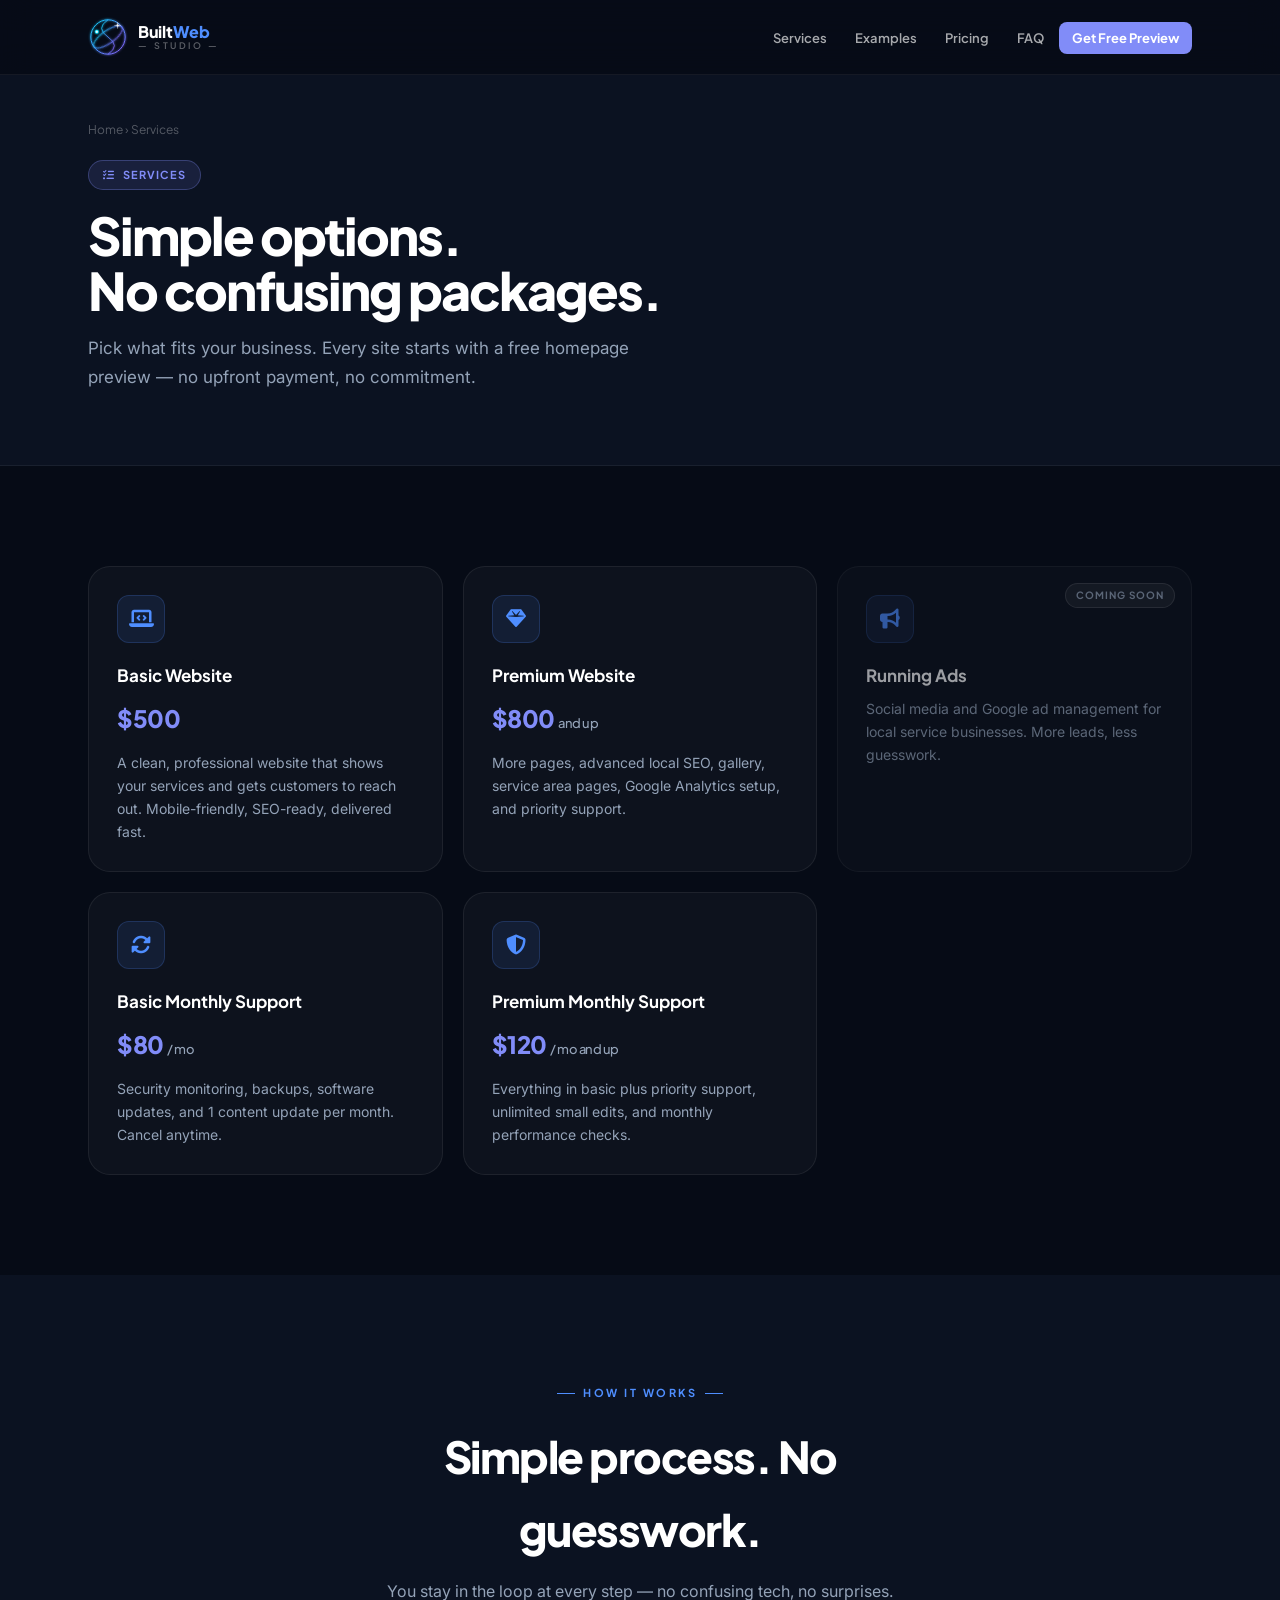
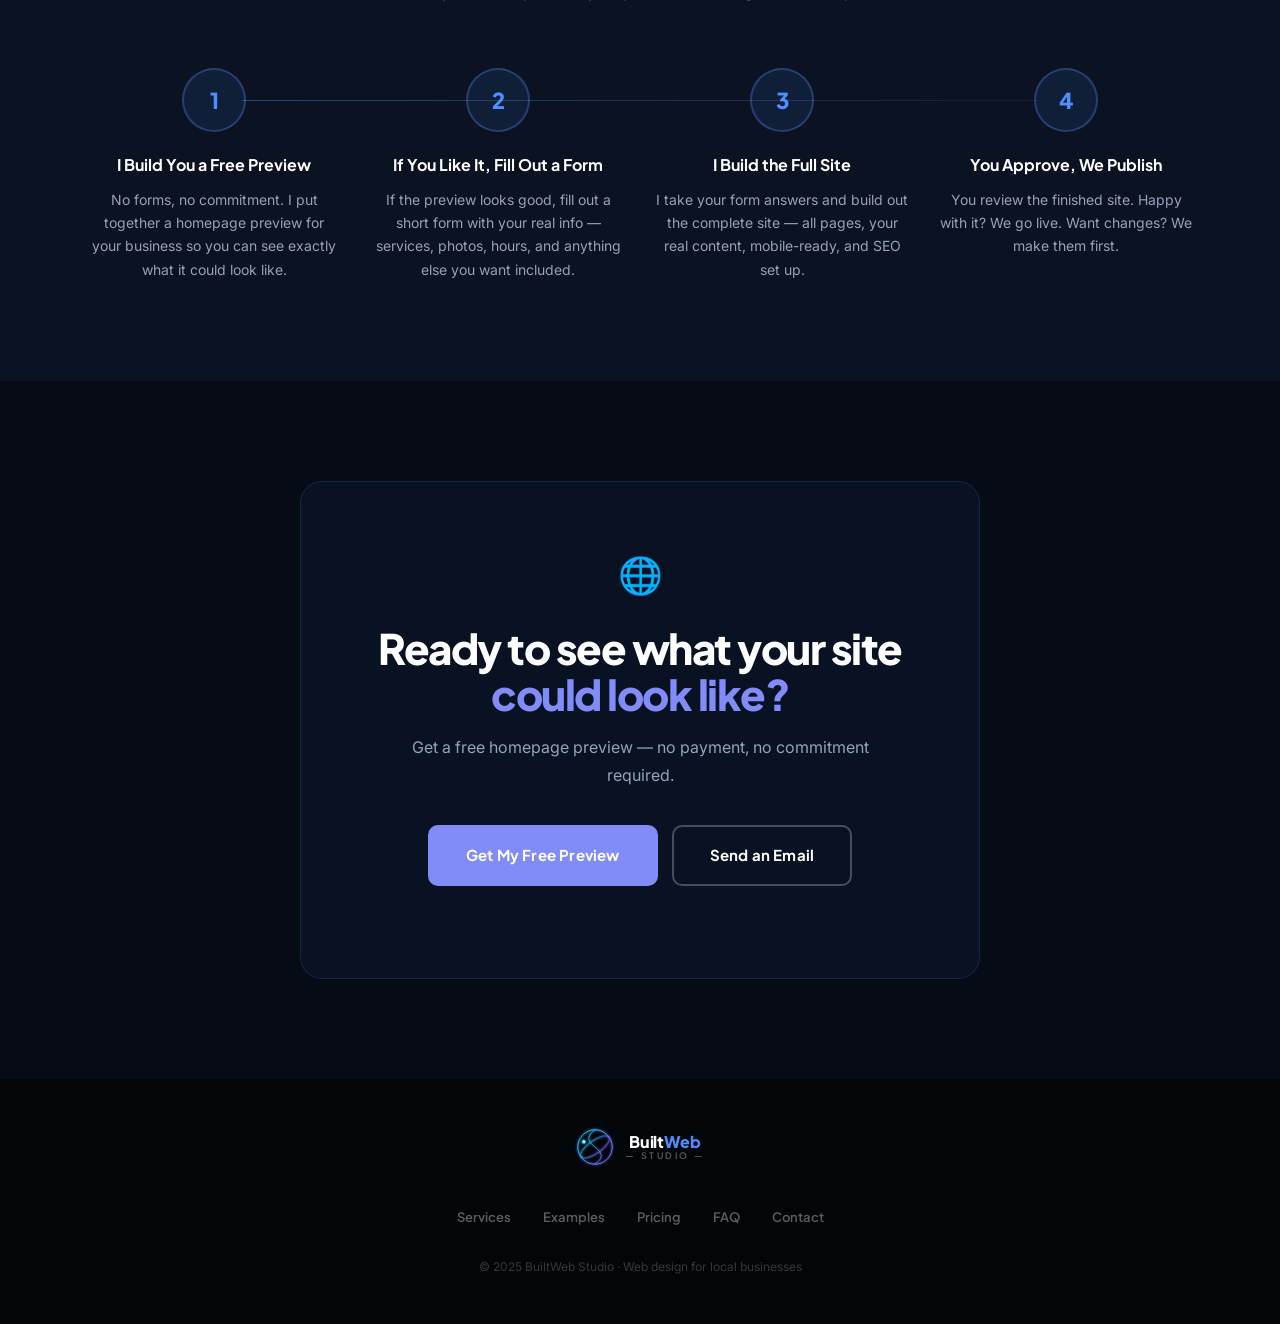
<file: services.html>
<!DOCTYPE html>
<html lang="en">
<head>
  <meta charset="UTF-8"/><meta name="viewport" content="width=device-width, initial-scale=1.0"/>
  <meta name="description" content="BuiltWeb Studio services — basic websites from $500, premium websites from $800, monthly support from $80/mo. Free homepage preview before you pay anything."/>
  <title>Services & Pricing | BuiltWeb Studio</title>
  <meta name="robots" content="index, follow"/>
  <link rel="canonical" href="https://builtwebstudio.com/services.html"/>
  <link rel="stylesheet" href="css/styles.css"/>
  <link rel="preconnect" href="https://fonts.googleapis.com"/>
  <link href="https://fonts.googleapis.com/css2?family=Plus+Jakarta+Sans:wght@400;500;600;700;800&family=Inter:wght@400;500;600&display=swap" rel="stylesheet"/>
  <link rel="stylesheet" href="https://cdnjs.cloudflare.com/ajax/libs/font-awesome/6.5.1/css/all.min.css"/>
</head>
<body>
<nav class="nav scrolled" id="nav">
  <div class="nav-inner">
    <a href="index.html" class="logo">
      <svg class="logo-svg" viewBox="0 0 100 100" fill="none" xmlns="http://www.w3.org/2000/svg"><defs><linearGradient id="os" x1="0" y1="0" x2="1" y2="1"><stop offset="0%" stop-color="#06D6F5"/><stop offset="50%" stop-color="#4F8EFF"/><stop offset="100%" stop-color="#8B5CF6"/></linearGradient><filter id="gs" x="-30%" y="-30%" width="160%" height="160%"><feGaussianBlur stdDeviation="2.5" result="b"/><feMerge><feMergeNode in="b"/><feMergeNode in="SourceGraphic"/></feMerge></filter></defs><circle cx="50" cy="50" r="43" stroke="url(#os)" stroke-width="2.5" filter="url(#gs)"/><ellipse cx="50" cy="50" rx="43" ry="16" stroke="url(#os)" stroke-width="2" transform="rotate(-35 50 50)" filter="url(#gs)"/><path d="M50 7 Q18 28 50 50 Q82 72 50 93" stroke="url(#os)" stroke-width="2" filter="url(#gs)"/><circle cx="22" cy="37" r="5" fill="#06D6F5" filter="url(#gs)"/><circle cx="22" cy="37" r="3" fill="white" opacity="0.9"/><circle cx="74" cy="21" r="2.5" fill="white" filter="url(#gs)"/><line x1="74" y1="14" x2="74" y2="28" stroke="white" stroke-width="1.5" stroke-linecap="round" opacity="0.95"/><line x1="67" y1="21" x2="81" y2="21" stroke="white" stroke-width="1.5" stroke-linecap="round" opacity="0.95"/></svg>
      <div class="logo-wordmark"><span class="logo-name"><span class="lo-anchor">Built</span><span class="lo-point">Web</span></span><span class="logo-sub">— Studio —</span></div>
    </a>
    <button class="nav-toggle" id="navToggle"><span></span><span></span><span></span></button>
    <ul class="nav-links" id="navLinks">
      <li><a href="services.html">Services</a></li>
      <li><a href="examples.html">Examples</a></li>
      <li><a href="pricing.html">Pricing</a></li>
      <li><a href="faq.html">FAQ</a></li>
      <li class="nav-cta"><a href="preview-request.html">Get Free Preview</a></li>
    </ul>
  </div>
</nav>

<section style="background:var(--bg2);padding:120px 0 72px;border-bottom:1px solid rgba(255,255,255,0.06);">
  <div class="container">
    <div style="font-family:var(--hd);font-size:12px;color:rgba(255,255,255,0.3);margin-bottom:20px;"><a href="index.html" style="color:rgba(255,255,255,0.3);text-decoration:none;">Home</a> › Services</div>
    <div style="display:inline-flex;align-items:center;gap:8px;background:rgba(129,140,248,0.12);border:1px solid rgba(129,140,248,0.3);border-radius:100px;padding:5px 14px;font-family:var(--hd);font-size:11px;font-weight:700;color:var(--gold);text-transform:uppercase;letter-spacing:1px;margin-bottom:18px;"><i class="fa-solid fa-list-check"></i> Services</div>
    <h1 style="font-family:var(--hd);font-size:clamp(32px,5vw,52px);font-weight:800;color:white;letter-spacing:-2px;line-height:1.05;margin-bottom:16px;">Simple options.<br>No confusing packages.</h1>
    <p style="font-size:17px;color:var(--g400);line-height:1.75;max-width:560px;">Pick what fits your business. Every site starts with a free homepage preview — no upfront payment, no commitment.</p>
  </div>
</section>

<section class="section">
  <div class="container">
    <div class="svc-grid anim anim-up">
      <div class="svc-card"><div class="svc-ico"><i class="fa-solid fa-laptop-code"></i></div><div class="svc-body"><h3>Basic Website</h3><div class="svc-price">$500</div><p>A clean, professional website that shows your services and gets customers to reach out. Mobile-friendly, SEO-ready, delivered fast.</p></div></div>
      <div class="svc-card"><div class="svc-ico"><i class="fa-solid fa-gem"></i></div><div class="svc-body"><h3>Premium Website</h3><div class="svc-price">$800 <span>and up</span></div><p>More pages, advanced local SEO, gallery, service area pages, Google Analytics setup, and priority support.</p></div></div>
      <div class="svc-card svc-coming"><div class="svc-coming-badge">Coming Soon</div><div class="svc-ico"><i class="fa-solid fa-bullhorn"></i></div><div class="svc-body"><h3>Running Ads</h3><p>Social media and Google ad management for local service businesses. More leads, less guesswork.</p></div></div>
      <div class="svc-card"><div class="svc-ico"><i class="fa-solid fa-rotate"></i></div><div class="svc-body"><h3>Basic Monthly Support</h3><div class="svc-price">$80 <span>/ mo</span></div><p>Security monitoring, backups, software updates, and 1 content update per month. Cancel anytime.</p></div></div>
      <div class="svc-card"><div class="svc-ico"><i class="fa-solid fa-shield-halved"></i></div><div class="svc-body"><h3>Premium Monthly Support</h3><div class="svc-price">$120 <span>/ mo and up</span></div><p>Everything in basic plus priority support, unlimited small edits, and monthly performance checks.</p></div></div>
    </div>
  </div>
</section>

<section class="process-section bg-alt">
  <div class="container">
    <div class="process-header anim anim-up">
      <span class="tag" style="justify-content:center;">How It Works</span>
      <h2>Simple process. No guesswork.</h2>
      <p>You stay in the loop at every step — no confusing tech, no surprises.</p>
    </div>
    <div class="process-row">
      <div class="pstep anim anim-up" style="transition-delay:0s"><div class="pstep-num">1</div><h3>I Build You a Free Preview</h3><p>No forms, no commitment. I put together a homepage preview for your business so you can see exactly what it could look like.</p></div>
      <div class="pstep anim anim-up" style="transition-delay:0.12s"><div class="pstep-num">2</div><h3>If You Like It, Fill Out a Form</h3><p>If the preview looks good, fill out a short form with your real info — services, photos, hours, and anything else you want included.</p></div>
      <div class="pstep anim anim-up" style="transition-delay:0.24s"><div class="pstep-num">3</div><h3>I Build the Full Site</h3><p>I take your form answers and build out the complete site — all pages, your real content, mobile-ready, and SEO set up.</p></div>
      <div class="pstep anim anim-up" style="transition-delay:0.36s"><div class="pstep-num">4</div><h3>You Approve, We Publish</h3><p>You review the finished site. Happy with it? We go live. Want changes? We make them first.</p></div>
    </div>
  </div>
</section>

<section class="cta-section">
  <div class="container">
    <div class="cta-inner anim anim-scale">
      <span class="cta-logo">🌐</span>
      <h2 class="cta-h">Ready to see what your site<br><em>could look like?</em></h2>
      <p class="cta-p">Get a free homepage preview — no payment, no commitment required.</p>
      <div class="cta-btns"><a href="preview-request.html" class="btn btn-gold" style="padding:16px 36px;font-size:15px;">Get My Free Preview</a><a href="mailto:hello@builtwebstudio.com" class="btn btn-ghost" style="padding:16px 36px;font-size:15px;">Send an Email</a></div>
    </div>
  </div>
</section>

<footer class="footer"><div class="container"><div class="footer-inner"><div class="footer-brand"><div style="display:flex;align-items:center;gap:10px;margin-bottom:12px;"><svg class="logo-svg" viewBox="0 0 100 100" fill="none" xmlns="http://www.w3.org/2000/svg"><defs><linearGradient id="osf" x1="0" y1="0" x2="1" y2="1"><stop offset="0%" stop-color="#06D6F5"/><stop offset="50%" stop-color="#4F8EFF"/><stop offset="100%" stop-color="#8B5CF6"/></linearGradient><filter id="gsf" x="-30%" y="-30%" width="160%" height="160%"><feGaussianBlur stdDeviation="2.5" result="b"/><feMerge><feMergeNode in="b"/><feMergeNode in="SourceGraphic"/></feMerge></filter></defs><circle cx="50" cy="50" r="43" stroke="url(#osf)" stroke-width="2.5" filter="url(#gsf)"/><ellipse cx="50" cy="50" rx="43" ry="16" stroke="url(#osf)" stroke-width="2" transform="rotate(-35 50 50)" filter="url(#gsf)"/><path d="M50 7 Q18 28 50 50 Q82 72 50 93" stroke="url(#osf)" stroke-width="2" filter="url(#gsf)"/><circle cx="22" cy="37" r="5" fill="#06D6F5" filter="url(#gsf)"/><circle cx="22" cy="37" r="3" fill="white" opacity="0.9"/></svg><div class="logo-wordmark"><span class="logo-name"><span class="lo-anchor">Built</span><span class="lo-point">Web</span></span><span class="logo-sub">— Studio —</span></div></div></div><div class="footer-links-row"><a href="services.html">Services</a><a href="examples.html">Examples</a><a href="pricing.html">Pricing</a><a href="faq.html">FAQ</a><a href="mailto:hello@builtwebstudio.com">Contact</a></div><div class="footer-copy">© 2025 BuiltWeb Studio · Web design for local businesses</div></div></div></footer>
<a href="preview-request.html" class="mobile-fab">Get Free Preview 🌐</a>
<script src="js/main.js"></script>
<script>const nav=document.getElementById('nav');window.addEventListener('scroll',()=>nav.classList.toggle('scrolled',window.scrollY>40));const nt=document.getElementById('navToggle'),nl=document.getElementById('navLinks');if(nt&&nl){nt.addEventListener('click',()=>nl.classList.toggle('open'));nl.querySelectorAll('a').forEach(a=>a.addEventListener('click',()=>nl.classList.remove('open')));}</script>
</body>
</html>
</file>
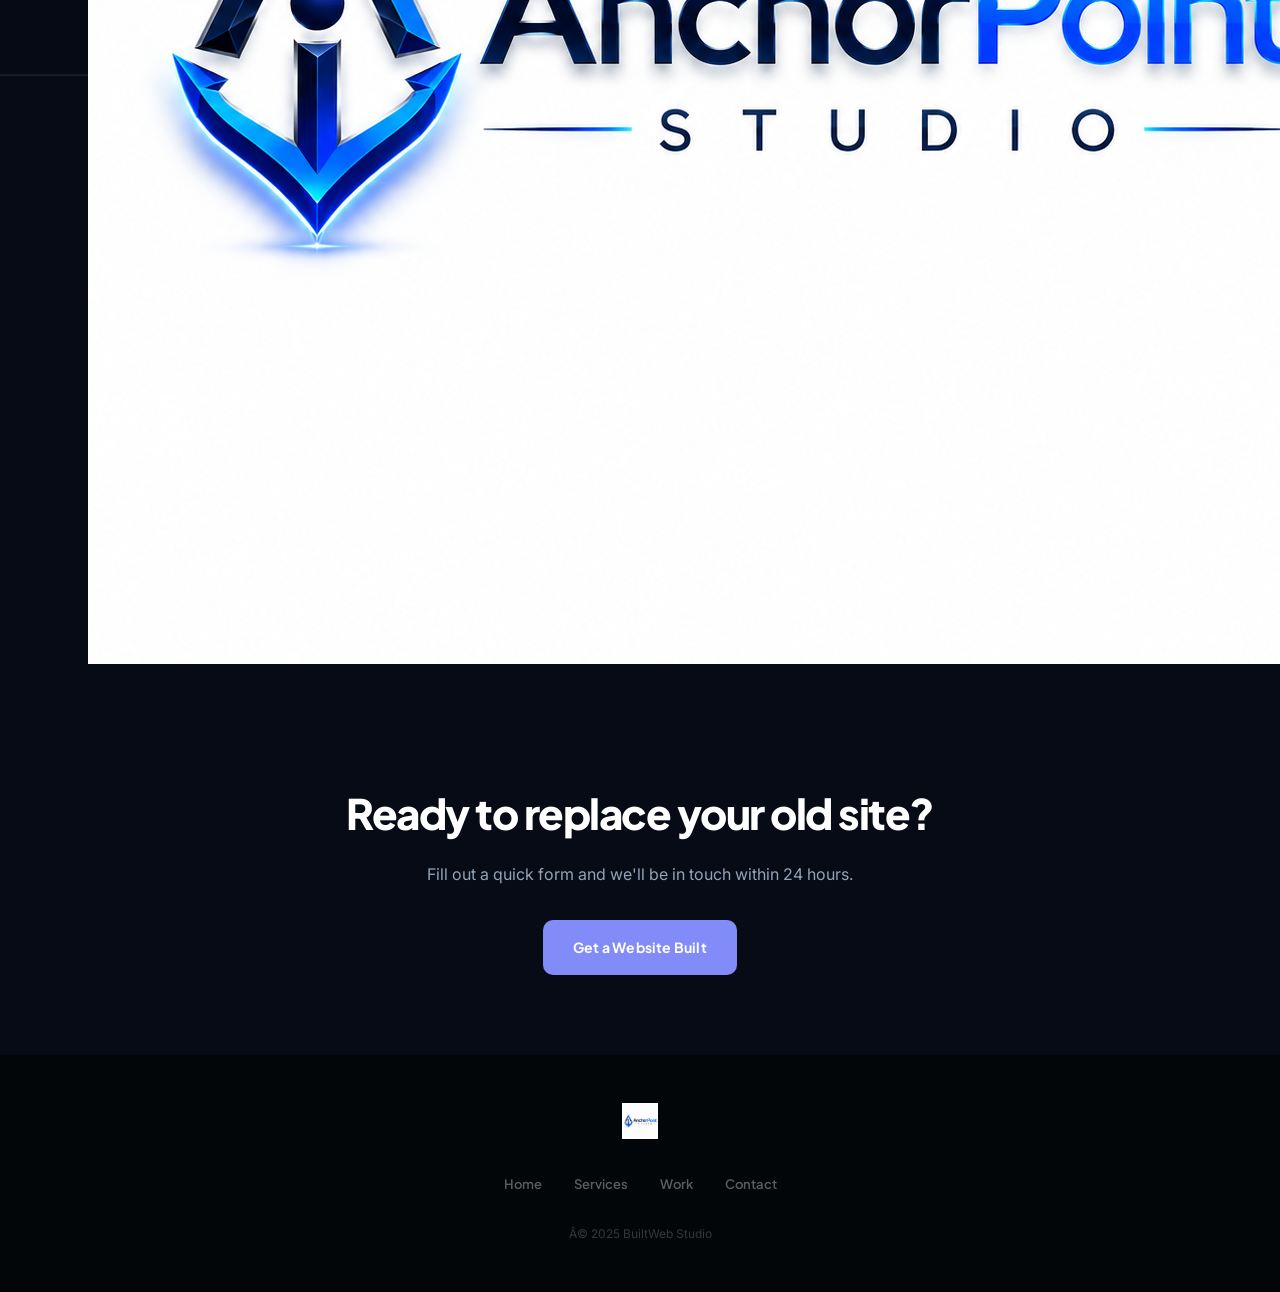
<file: website-redesigns.html>
<!DOCTYPE html>
<html lang="en">
<head>
  <meta charset="UTF-8"/><meta name="viewport" content="width=device-width, initial-scale=1.0"/>
  <meta name="description" content="Website redesign services "” transform your outdated site into a modern, conversion-focused one that earns trust."/>
  <title>Website Redesigns | BuiltWeb Studio</title>
  <link rel="stylesheet" href="css/styles.css"/><link rel="stylesheet" href="css/service.css"/>
  <link rel="preconnect" href="https://fonts.googleapis.com"/>
  <link href="https://fonts.googleapis.com/css2?family=Plus+Jakarta+Sans:wght@400;500;600;700;800&family=Inter:wght@400;500;600&display=swap" rel="stylesheet"/>
  <link rel="stylesheet" href="https://cdnjs.cloudflare.com/ajax/libs/font-awesome/6.5.1/css/all.min.css"/>
</head>
<body>
<nav class="nav scrolled" id="nav"><div class="nav-inner"><a href="index.html" class="logo"><img src="images/img1.png" alt="BuiltWeb Studio" class="nav-logo-img"/></a><button class="nav-toggle" id="navToggle"><span></span><span></span><span></span></button><ul class="nav-links" id="navLinks"><li><a href="index.html#services">Services</a></li><li><a href="index.html#proof">Work</a></li><li><a href="index.html#process">Process</a></li><li class="nav-cta"><a href="https://form.jotform.com/261291960168159" target="_blank">Get a Website Built</a></li></ul></div></nav>



<section class="svc-body-section">
  <div class="container svc-grid-2">
    <div class="anim anim-left">
      <span class="tag">What's Included</span>
      <h2 class="svc-h2">A full rebuild that fixes what's holding you back</h2>
      <div class="svc-includes">
        <div class="svc-include"><i class="fa-solid fa-check"></i><span>Audit of your current site "” what's working and what isn't</span></div>
        <div class="svc-include"><i class="fa-solid fa-check"></i><span>Fresh custom design that reflects your brand properly</span></div>
        <div class="svc-include"><i class="fa-solid fa-check"></i><span>All existing content migrated and improved</span></div>
        <div class="svc-include"><i class="fa-solid fa-check"></i><span>Mobile-first, fast-loading build</span></div>
        <div class="svc-include"><i class="fa-solid fa-check"></i><span>Improved conversion flow and calls to action</span></div>
        <div class="svc-include"><i class="fa-solid fa-check"></i><span>On-page SEO setup and meta structure</span></div>
        <div class="svc-include"><i class="fa-solid fa-check"></i><span>2 rounds of revisions included</span></div>
        <div class="svc-include"><i class="fa-solid fa-check"></i><span>30-day post-launch support</span></div>
      </div>
    </div>
    <div class="svc-aside anim anim-right">
      <div class="svc-aside-card"><h3>Best For</h3><p>Businesses with an existing site that looks outdated, loads slowly, or isn't generating leads or calls.</p></div>
      <div class="svc-aside-card"><h3>Timeline</h3><p>Timeline is discussed during your free strategy call based on your project scope.</p></div>
      <div class="svc-aside-card"><h3>Starting Price</h3><p>Get in touch and we'll put together a quote based on your specific needs.</p></div>
      <a href="https://form.jotform.com/261291960168159" target="_blank" class="btn btn-gold" style="width:100%;justify-content:center;margin-top:8px;">Start Your Project</a>
    </div>
  </div>
</section>

<section class="svc-cta-strip"><div class="container"><h2>Ready to replace your old site?</h2><p>Fill out a quick form and we'll be in touch within 24 hours.</p><a href="https://form.jotform.com/261291960168159" target="_blank" class="btn btn-gold">Get a Website Built</a></div></section>
<footer class="footer"><div class="container"><div class="footer-inner"><div class="footer-brand"><img src="images/img1.png" alt="BuiltWeb Studio" class="footer-logo-img"/></div><div class="footer-links-row"><a href="index.html">Home</a><a href="index.html#services">Services</a><a href="index.html#proof">Work</a><a href="index.html#cta">Contact</a></div><div class="footer-copy">Â© 2025 BuiltWeb Studio</div></div></div></footer>
<script>const nt=document.getElementById('navToggle'),nl=document.getElementById('navLinks');nt.addEventListener('click',()=>nl.classList.toggle('open'));nl.querySelectorAll('a').forEach(a=>a.addEventListener('click',()=>nl.classList.remove('open')));const obs=new IntersectionObserver(e=>{e.forEach(x=>{if(x.isIntersecting){x.target.classList.add('in');obs.unobserve(x.target);}});},{threshold:.1});document.querySelectorAll('.anim').forEach(el=>obs.observe(el));setTimeout(()=>document.querySelectorAll('.anim:not(.in)').forEach(el=>el.classList.add('in')),1500);</script>
<script src="js/particles.js"></script>
</body></html>
</file>
<file: css/styles.css>
*,*::before,*::after{box-sizing:border-box;margin:0;padding:0;}
:root{
  --bg:     #060B16;
  --bg2:    #0B1221;
  --blue:   #4F8EFF;
  --gold:   #818CF8;
  --gold-dk:#6366F1;
  --white:  #FFFFFF;
  --g50:    #F8FAFC;
  --g100:   #F1F5F9;
  --g200:   #E2E8F0;
  --g400:   #94A3B8;
  --g600:   #475569;
  --g800:   #1E293B;
  --dark:   #060B16;
  --hd:     'Plus Jakarta Sans',sans-serif;
  --bd:     'Inter',sans-serif;
  --ease:   0.24s ease;
  --r:      14px;
  --r2:     22px;
}
html{scroll-behavior:smooth;background:var(--bg);overflow-x:hidden;}
body{font-family:var(--bd);color:var(--g600);background:transparent;line-height:1.65;}

/* Utility */
.container{max-width:1160px;margin:0 auto;padding:0 28px;position:relative;z-index:1;}
.tag{display:inline-flex;align-items:center;gap:8px;font-family:var(--hd);font-size:11px;font-weight:700;letter-spacing:2.5px;text-transform:uppercase;color:var(--blue);margin-bottom:18px;}
.tag::before,.tag::after{content:'';display:block;width:18px;height:1.5px;background:var(--blue);}
.tag-gold{color:var(--blue);}
.tag-gold::before,.tag-gold::after{background:var(--blue);}

/* Buttons */
.btn{display:inline-flex;align-items:center;gap:8px;padding:14px 28px;border-radius:10px;font-family:var(--hd);font-size:14px;font-weight:700;text-decoration:none;transition:var(--ease);cursor:pointer;border:2px solid transparent;letter-spacing:0.2px;}
.btn-gold{background:var(--gold);color:white;}
.btn-gold:hover{background:#6366F1;transform:translateY(-2px);box-shadow:0 8px 24px rgba(129,140,248,0.4);}
.btn-ghost{background:transparent;color:white;border-color:rgba(255,255,255,0.25);}
.btn-ghost:hover{border-color:rgba(255,255,255,0.6);background:rgba(255,255,255,0.05);}
.btn-outline{background:transparent;color:var(--g800);border-color:var(--g200);}
.btn-outline:hover{background:var(--g100);border-color:var(--g400);}
.btn-blue{background:var(--blue);color:white;}
.btn-blue:hover{background:#3a7aff;transform:translateY(-2px);box-shadow:0 8px 24px rgba(79,142,255,0.35);}

/* NAVBAR */
.nav{position:fixed;top:0;left:0;right:0;z-index:1000;transition:background .3s,box-shadow .3s;background:rgba(6,11,22,0.85);backdrop-filter:blur(16px);border-bottom:1px solid rgba(255,255,255,0.06);}
.nav.scrolled{background:rgba(6,11,22,0.97);backdrop-filter:blur(20px);box-shadow:0 1px 0 rgba(255,255,255,0.08);}
.nav-inner{max-width:1160px;margin:0 auto;padding:0 28px;height:74px;display:flex;align-items:center;gap:36px;}
.logo{display:flex;align-items:center;gap:10px;text-decoration:none;flex-shrink:0;}
.logo-svg{width:40px;height:40px;flex-shrink:0;}
.logo-wordmark{display:flex;flex-direction:column;line-height:1.2;}
.logo-name{font-family:var(--hd);font-size:16px;font-weight:800;letter-spacing:-0.3px;}
.lo-anchor{color:white;}
.lo-point{color:#4F8EFF;}
.logo-sub{font-family:var(--hd);font-size:9px;font-weight:600;color:rgba(255,255,255,0.35);letter-spacing:2.5px;text-transform:uppercase;}
.nav-links{display:flex;align-items:center;gap:2px;list-style:none;margin-left:auto;}
.nav-links a{font-family:var(--hd);font-size:13px;font-weight:600;color:rgba(255,255,255,0.65);text-decoration:none;padding:8px 13px;border-radius:8px;transition:var(--ease);}
.nav-links a:hover{color:white;background:rgba(255,255,255,0.06);}
.nav-cta a{background:var(--gold)!important;color:white!important;border-radius:8px;font-weight:700!important;}
.nav-cta a:hover{background:#6366F1!important;}
.nav-toggle{display:none;flex-direction:column;gap:5px;background:none;border:none;cursor:pointer;margin-left:auto;}
.nav-toggle span{display:block;width:22px;height:2px;background:white;border-radius:2px;}

/* HERO */
.hero{min-height:100vh;display:flex;align-items:center;background:var(--bg);position:relative;overflow:hidden;}
#particle-canvas{position:absolute;inset:0;width:100%;height:100%;z-index:0;}
.hero-grid{position:absolute;inset:0;background-image:linear-gradient(rgba(79,142,255,0.035) 1px,transparent 1px),linear-gradient(90deg,rgba(79,142,255,0.035) 1px,transparent 1px);background-size:56px 56px;mask-image:radial-gradient(ellipse 90% 80% at 50% 50%,black 20%,transparent 100%);}
.hero-orb-l{position:absolute;top:-20%;left:-15%;width:55%;height:80%;background:radial-gradient(ellipse,rgba(79,142,255,0.1) 0%,transparent 65%);pointer-events:none;}
.hero-orb-r{position:absolute;bottom:-20%;right:-10%;width:45%;height:65%;background:radial-gradient(ellipse,rgba(129,140,248,0.07) 0%,transparent 65%);pointer-events:none;}
.hero-inner{position:relative;z-index:1;display:grid;grid-template-columns:1fr 1fr;gap:80px;align-items:center;padding:140px 0 100px;}
.hero-badge{display:inline-flex;align-items:center;gap:9px;background:rgba(79,142,255,0.1);border:1px solid rgba(79,142,255,0.22);border-radius:100px;padding:7px 16px;font-family:var(--hd);font-size:11px;font-weight:700;color:var(--blue);letter-spacing:1px;text-transform:uppercase;margin-bottom:28px;}
.badge-dot{width:7px;height:7px;border-radius:50%;background:var(--blue);animation:blink 2s infinite;}
@keyframes blink{0%,100%{opacity:1;}50%{opacity:.35;}}
.hero-h1{font-family:var(--hd);font-size:clamp(32px,4.5vw,58px);font-weight:800;line-height:1.08;letter-spacing:-1.5px;color:white;margin-bottom:24px;}
.hero-h1 em{font-style:normal;color:var(--gold);}
.hero-p{font-size:17px;color:var(--g400);line-height:1.75;max-width:460px;margin-bottom:40px;}
.hero-ctas{display:flex;gap:14px;margin-bottom:52px;flex-wrap:wrap;}
.hero-trust{display:flex;flex-direction:column;gap:12px;}
.tp{display:flex;align-items:center;gap:10px;font-size:13px;font-weight:600;color:rgba(255,255,255,0.6);font-family:var(--hd);}
.tp-dot{width:20px;height:20px;border-radius:50%;background:rgba(79,142,255,0.15);border:1px solid rgba(79,142,255,0.3);display:flex;align-items:center;justify-content:center;font-size:10px;color:var(--blue);flex-shrink:0;}

/* Hero visual — floating cards */
.hero-visual{position:relative;height:480px;}
.hero-float-card{position:absolute;background:rgba(11,18,33,0.85);backdrop-filter:blur(16px);border:1px solid rgba(255,255,255,0.1);border-radius:16px;padding:18px 22px;box-shadow:0 20px 60px rgba(0,0,0,0.4);}
.card-top{top:0;right:0;width:260px;}
.card-mid{top:50%;left:0;transform:translateY(-50%);width:280px;}
.card-bot{bottom:0;right:20px;width:260px;display:flex;align-items:center;gap:12px;}
.hfc-tag{font-family:var(--hd);font-size:10px;font-weight:700;color:var(--blue);text-transform:uppercase;letter-spacing:1px;margin-bottom:6px;}
.hero-float-card p{font-size:13px;color:var(--g400);line-height:1.55;}
.hfc-stat{display:flex;align-items:center;gap:16px;}
.hfc-num{font-family:var(--hd);font-size:48px;font-weight:800;color:white;letter-spacing:-2px;line-height:1;}
.hfc-num span{font-size:24px;color:var(--gold);}
.hfc-label strong{display:block;font-family:var(--hd);font-size:14px;font-weight:700;color:white;margin-bottom:2px;}
.hfc-label span{font-size:12px;color:var(--g400);}
.hfc-dot{width:10px;height:10px;border-radius:50%;background:var(--g600);flex-shrink:0;}
.hfc-dot.active{background:#22c55e;box-shadow:0 0 10px rgba(34,197,94,0.6);}
.card-bot strong{display:block;font-family:var(--hd);font-size:13px;font-weight:700;color:white;}
.card-bot span{font-size:12px;color:var(--g400);}

/* Hero hints */
.hero-hint-left,.hero-hint-right{position:absolute;bottom:36px;display:flex;align-items:center;gap:12px;z-index:1;}
.hero-hint-left{left:28px;}
.hero-hint-right{right:28px;}
.hero-hint-left svg{width:20px;height:20px;color:rgba(255,255,255,0.3);}
.hero-hint-left strong,.hero-hint-right strong{display:block;font-family:var(--hd);font-size:12px;font-weight:700;color:rgba(255,255,255,0.5);}
.hero-hint-left span,.hero-hint-right span{font-size:11px;color:rgba(255,255,255,0.25);}
.sys-dot{width:8px;height:8px;border-radius:50%;background:#22c55e;box-shadow:0 0 8px rgba(34,197,94,0.7);flex-shrink:0;}

/* SERVICES */
.services-section{padding:100px 0;background:var(--bg2);}
.services-header{display:grid;grid-template-columns:1fr 1fr;gap:48px;align-items:end;margin-bottom:56px;}
.services-header h2{font-family:var(--hd);font-size:clamp(28px,4vw,44px);font-weight:800;color:white;letter-spacing:-1.5px;line-height:1.1;}
.services-header p{font-size:16px;color:var(--g400);line-height:1.75;max-width:440px;}
.svc-grid{display:grid;grid-template-columns:repeat(3,1fr);gap:20px;}
.svc-card{background:rgba(255,255,255,0.03);border:1px solid rgba(255,255,255,0.07);border-radius:var(--r2);padding:28px;transition:var(--ease);display:flex;flex-direction:column;gap:18px;position:relative;overflow:hidden;}
.svc-card::before{content:'';position:absolute;top:0;left:0;right:0;height:2px;background:linear-gradient(90deg,var(--blue),var(--gold));transform:scaleX(0);transform-origin:left;transition:transform .35s ease;}
.svc-card:hover{border-color:rgba(79,142,255,0.2);background:rgba(79,142,255,0.04);transform:translateY(-4px);}
.svc-card:hover::before{transform:scaleX(1);}
.svc-ico{width:48px;height:48px;border-radius:12px;background:rgba(79,142,255,0.1);border:1px solid rgba(79,142,255,0.2);display:flex;align-items:center;justify-content:center;font-size:20px;color:var(--blue);}
.svc-body h3{font-family:var(--hd);font-size:17px;font-weight:700;color:white;margin-bottom:8px;}
.svc-body p{font-size:14px;color:var(--g400);line-height:1.65;}
.service-link{display:inline-flex;align-items:center;gap:6px;font-family:var(--hd);font-size:12px;font-weight:700;color:var(--blue);}
.svc-price{font-family:var(--hd);font-size:24px;font-weight:800;color:var(--gold);margin:10px 0 12px;letter-spacing:-0.5px;}
.svc-price span{font-size:13px;font-weight:500;color:var(--g400);}
.svc-coming{opacity:0.6;cursor:default;pointer-events:none;position:relative;}
.svc-coming-badge{position:absolute;top:16px;right:16px;background:rgba(255,255,255,0.07);border:1px solid rgba(255,255,255,0.14);border-radius:100px;padding:3px 10px;font-family:var(--hd);font-size:10px;font-weight:700;color:var(--g400);letter-spacing:1px;text-transform:uppercase;}

/* WORK SHOWCASE */
.proof-section{padding:100px 0;background:var(--bg);}
.work-showcase-card{background:rgba(255,255,255,0.03);border:1px solid rgba(255,255,255,0.07);border-radius:var(--r2);overflow:hidden;transition:var(--ease);}
.work-showcase-card:hover{border-color:rgba(79,142,255,0.2);transform:translateY(-4px);box-shadow:0 20px 48px rgba(0,0,0,0.3);}
.wsc-preview{height:220px;display:flex;align-items:center;justify-content:center;padding:20px;}
.wsc-browser{width:100%;max-width:420px;background:rgba(0,0,0,0.4);border-radius:10px;overflow:hidden;border:1px solid rgba(255,255,255,0.08);}
.wsc-bar{background:rgba(0,0,0,0.5);padding:8px 12px;display:flex;align-items:center;gap:6px;}
.wsc-dot{width:10px;height:10px;border-radius:50%;flex-shrink:0;}
.wsc-url{font-size:10px;color:rgba(255,255,255,0.25);font-family:var(--bd);margin-left:8px;}
.wsc-screen{padding:14px;min-height:100px;}
.wsc-body{padding:28px;}
.work-tag{display:inline-block;font-family:var(--hd);font-size:10px;font-weight:700;color:var(--blue);background:rgba(79,142,255,0.1);border:1px solid rgba(79,142,255,0.2);border-radius:100px;padding:3px 10px;letter-spacing:.5px;text-transform:uppercase;}
.wsc-body h3{font-family:var(--hd);font-size:20px;font-weight:800;color:white;margin-bottom:10px;}
.wsc-body p{font-size:14px;color:var(--g400);line-height:1.7;margin-bottom:18px;}
.wsc-link{display:inline-flex;align-items:center;gap:6px;font-family:var(--hd);font-size:13px;font-weight:700;color:var(--blue);text-decoration:none;}
.wsc-link:hover{color:white;}

/* PROCESS */
.process-section{padding:100px 0;background:var(--bg2);}
.process-header{text-align:center;max-width:560px;margin:0 auto 64px;}
.process-header h2{font-family:var(--hd);font-size:clamp(28px,4vw,44px);font-weight:800;color:white;letter-spacing:-1.5px;margin-bottom:12px;}
.process-header p{font-size:16px;color:var(--g400);}
.process-row{display:grid;grid-template-columns:repeat(4,1fr);gap:32px;position:relative;}
.process-row::before{content:'';position:absolute;top:32px;left:calc(12.5% + 16px);right:calc(12.5% + 16px);height:1px;background:linear-gradient(90deg,rgba(79,142,255,0.4),rgba(79,142,255,0.1));z-index:0;}
.pstep{text-align:center;position:relative;z-index:1;}
.pstep-num{width:64px;height:64px;border-radius:50%;background:rgba(79,142,255,0.1);border:2px solid rgba(79,142,255,0.3);display:flex;align-items:center;justify-content:center;font-family:var(--hd);font-size:22px;font-weight:800;color:var(--blue);margin:0 auto 20px;}
.pstep h3{font-family:var(--hd);font-size:16px;font-weight:700;color:white;margin-bottom:10px;}
.pstep p{font-size:14px;color:var(--g400);line-height:1.65;}

/* CTA */
.cta-section{padding:100px 0;background:var(--bg);}
.cta-inner{max-width:680px;margin:0 auto;text-align:center;background:rgba(79,142,255,0.06);border:1px solid rgba(79,142,255,0.15);border-radius:var(--r2);padding:64px 48px;}
.cta-logo{font-size:36px;display:block;margin-bottom:20px;}
.cta-h{font-family:var(--hd);font-size:clamp(26px,4vw,42px);font-weight:800;color:white;letter-spacing:-1.5px;line-height:1.1;margin-bottom:16px;}
.cta-h em{font-style:normal;color:var(--gold);}
.cta-p{font-size:16px;color:var(--g400);line-height:1.75;max-width:460px;margin:0 auto 36px;}
.cta-btns{display:flex;gap:14px;justify-content:center;flex-wrap:wrap;margin-bottom:28px;}
.cta-note{font-size:13px;color:rgba(255,255,255,0.3);}

/* FOOTER */
.footer{background:#030609;padding:48px 0;}
.footer-inner{display:flex;flex-direction:column;align-items:center;gap:28px;text-align:center;}
.footer-logo-img{height:36px;width:auto;}
.footer-links-row{display:flex;gap:32px;flex-wrap:wrap;justify-content:center;}
.footer-links-row a{font-family:var(--hd);font-size:13px;font-weight:600;color:rgba(255,255,255,0.35);text-decoration:none;transition:color .2s;}
.footer-links-row a:hover{color:white;}
.footer-copy{font-size:12px;color:rgba(255,255,255,0.2);}

/* MOBILE FAB */
.mobile-fab{display:none;position:fixed;bottom:20px;left:50%;transform:translateX(-50%);background:var(--gold);color:white;font-family:var(--hd);font-size:13px;font-weight:800;padding:14px 28px;border-radius:100px;text-decoration:none;z-index:900;box-shadow:0 8px 24px rgba(129,140,248,0.4);white-space:nowrap;}

/* ANIMATIONS */
.anim{opacity:0;transition:opacity .6s ease,transform .6s ease;}
.anim-up{transform:translateY(28px);}
.anim-left{transform:translateX(-28px);}
.anim-right{transform:translateX(28px);}
.anim-scale{transform:scale(0.95);}
.anim.in{opacity:1;transform:none;}
.fade-up{opacity:0;transform:translateY(24px);transition:opacity .6s ease,transform .6s ease;}
.fade-up.in{opacity:1;transform:none;}

/* SERVICE PAGES */
.page-hero{background:var(--bg2);padding:120px 0 80px;border-bottom:1px solid rgba(255,255,255,0.06);}
.page-hero h1{font-family:var(--hd);font-size:clamp(36px,5vw,60px);font-weight:800;color:white;letter-spacing:-2px;line-height:1.05;margin-bottom:20px;}
.page-hero p{font-size:17px;color:var(--g400);line-height:1.75;max-width:540px;}
.page-tag{display:inline-flex;align-items:center;gap:8px;background:rgba(79,142,255,0.1);border:1px solid rgba(79,142,255,0.2);border-radius:100px;padding:6px 14px;font-family:var(--hd);font-size:11px;font-weight:700;color:var(--blue);letter-spacing:1px;text-transform:uppercase;margin-bottom:20px;}
.breadcrumb{font-family:var(--hd);font-size:12px;color:rgba(255,255,255,0.3);margin-bottom:20px;}
.breadcrumb a{color:rgba(255,255,255,0.3);text-decoration:none;}
.content-section{padding:80px 0;}
.content-section h2{font-family:var(--hd);font-size:clamp(24px,3.5vw,38px);font-weight:800;color:white;letter-spacing:-1px;margin-bottom:16px;}
.content-section p{font-size:15px;color:var(--g400);line-height:1.8;margin-bottom:16px;}
.feature-list{display:flex;flex-direction:column;gap:14px;margin-top:28px;}
.feature-item{display:flex;align-items:flex-start;gap:14px;font-size:14px;color:rgba(255,255,255,0.75);}
.feature-item i{color:var(--blue);font-size:14px;flex-shrink:0;margin-top:2px;}
.alt-bg{background:var(--bg2);}
.content-grid{display:grid;grid-template-columns:1fr 1fr;gap:64px;align-items:center;}
.content-visual{background:rgba(79,142,255,0.05);border:1px solid rgba(79,142,255,0.12);border-radius:var(--r2);padding:48px;display:flex;align-items:center;justify-content:center;min-height:320px;}
.content-visual i{font-size:64px;color:rgba(79,142,255,0.3);}
.page-cta{background:var(--bg2);padding:80px 0;text-align:center;border-top:1px solid rgba(255,255,255,0.06);}
.page-cta h2{font-family:var(--hd);font-size:clamp(24px,3.5vw,38px);font-weight:800;color:white;letter-spacing:-1px;margin-bottom:12px;}
.page-cta p{font-size:16px;color:var(--g400);margin-bottom:32px;}

/* RESPONSIVE */
@media(max-width:960px){
  .hero-inner{grid-template-columns:1fr;gap:40px;}
  .hero-visual{display:none;}
  .hero-hint-left,.hero-hint-right{display:none;}
  .services-header{grid-template-columns:1fr;}
  .svc-grid{grid-template-columns:1fr 1fr;}
  .process-row{grid-template-columns:1fr 1fr;gap:24px;}
  .process-row::before{display:none;}
  .content-grid{grid-template-columns:1fr;}
  .content-visual{display:none;}
  .wsc-preview{height:180px;}
}
@media(max-width:640px){
  /* Layout */
  .section{padding:56px 0;}
  .section-header{margin-bottom:40px;}
  .container{padding:0 18px;}
  /* Nav */
  .nav-inner{padding:0 18px;height:64px;}
  .nav-links{display:none;position:fixed;top:64px;left:0;right:0;background:#060B16;border-bottom:1px solid rgba(255,255,255,0.06);flex-direction:column;padding:16px;z-index:999;}
  .nav-links.open{display:flex;}
  .nav-links a{font-size:15px;padding:12px 14px;border:none;}
  .nav-toggle{display:flex;}
  /* Hero — compact on mobile so content below is visible */
  .hero{min-height:auto;}
  .hero-inner{padding:72px 0 40px;grid-template-columns:1fr;}
  .hero-benefit-wrap{display:flex;flex-direction:column;gap:10px;}
  .hero-benefit-card{padding:20px;border-radius:14px;}
  .hbc-label{font-size:10px;margin-bottom:14px;}
  .hbc-item{font-size:13px;margin-bottom:10px;}
  .hbc-footer{margin-top:16px;padding-top:14px;}
  .hbc-num{font-size:20px;}
  .hero-available-pill{font-size:12px;padding:8px 14px;}
  .hero-h1{font-size:clamp(26px,7vw,38px);letter-spacing:-1px;}
  .hero-p{font-size:15px;margin-bottom:28px;}
  .hero-ctas{flex-direction:column;gap:10px;}
  .hero-ctas .btn{width:100%;justify-content:center;}
  .hero-trust{gap:8px;}
  /* Mobile FAB */
  .mobile-fab{display:flex;}
  /* Sections */
  .svc-grid{grid-template-columns:1fr;}
  .process-row{grid-template-columns:1fr;gap:20px;}
  .niches-grid{grid-template-columns:1fr 1fr;}
  .offer-grid{grid-template-columns:1fr;}
  .pricing-row{grid-template-columns:1fr;}
  .reviews-grid{grid-template-columns:1fr;}
  /* Portfolio inline grid */
  [style*="grid-template-columns:1fr 1fr"]{grid-template-columns:1fr!important;}
  /* CTA */
  .cta-inner{padding:36px 20px;}
  .cta-h{font-size:clamp(22px,6vw,32px);}
  .cta-btns{flex-direction:column;gap:10px;align-items:stretch;}
  .cta-btns .btn{justify-content:center;}
  /* Page hero */
  .page-hero,.services-section{padding:90px 0 48px;}
  /* Work showcase */
  .wsc-preview{height:160px;}
  .wsc-body{padding:18px 20px;}
  .wsc-body h3{font-size:16px;}
  /* Footer */
  .footer-inner{gap:20px;}
  .footer-links-row{flex-wrap:wrap;gap:14px 20px;justify-content:center;}
  .footer-copy{text-align:center;font-size:11px;}
  /* About */
  .about-inner{flex-direction:column;padding:24px;}
  /* Logo */
  .logo-name{font-size:14px;}
}

/* ── SECTION UTILITIES ── */
.section{padding:100px 0;}
.bg-alt{background:var(--bg2);}
.section-header{text-align:center;max-width:640px;margin:0 auto 64px;}
.section-h2{font-family:var(--hd);font-size:clamp(28px,4vw,44px);font-weight:800;letter-spacing:-1.5px;color:white;margin-bottom:16px;line-height:1.1;}
.section-sub{font-size:16px;color:var(--g400);line-height:1.75;}

/* ── TRUST BAR ── */
.trust-bar{background:var(--bg2);border-top:1px solid rgba(255,255,255,0.06);border-bottom:1px solid rgba(255,255,255,0.06);padding:18px 0;}
.trust-bar-inner{display:flex;align-items:center;justify-content:center;flex-wrap:wrap;}
.tb-item{display:flex;align-items:center;gap:8px;font-family:var(--hd);font-size:12px;font-weight:600;color:rgba(255,255,255,0.5);padding:6px 22px;}
.tb-item i{color:var(--gold);font-size:12px;}
.tb-divider{width:1px;height:18px;background:rgba(255,255,255,0.08);}

/* ── HERO BENEFIT CARD ── */
.hero-benefit-wrap{display:flex;flex-direction:column;gap:14px;justify-content:center;}
.hero-benefit-card{background:rgba(11,18,33,0.85);backdrop-filter:blur(16px);border:1px solid rgba(255,255,255,0.1);border-radius:20px;padding:28px 32px;box-shadow:0 24px 60px rgba(0,0,0,0.4);}
.hbc-label{font-family:var(--hd);font-size:11px;font-weight:700;color:var(--gold);text-transform:uppercase;letter-spacing:1.5px;margin-bottom:20px;}
.hbc-item{display:flex;align-items:center;gap:12px;font-family:var(--hd);font-size:14px;font-weight:600;color:rgba(255,255,255,0.85);margin-bottom:14px;}
.hbc-item:last-of-type{margin-bottom:0;}
.hbc-check{width:22px;height:22px;border-radius:50%;background:rgba(79,142,255,0.15);border:1px solid rgba(79,142,255,0.3);display:flex;align-items:center;justify-content:center;flex-shrink:0;}
.hbc-check i{font-size:10px;color:var(--blue);}
.hbc-footer{display:flex;align-items:center;gap:0;margin-top:24px;padding-top:20px;border-top:1px solid rgba(255,255,255,0.08);}
.hbc-stat{flex:1;text-align:center;}
.hbc-num{display:block;font-family:var(--hd);font-size:26px;font-weight:800;color:white;letter-spacing:-1px;}
.hbc-stat span:last-child{font-size:11px;color:var(--g400);font-family:var(--hd);}
.hbc-divider{width:1px;height:40px;background:rgba(255,255,255,0.08);}
.hero-available-pill{display:flex;align-items:center;gap:10px;background:rgba(34,197,94,0.08);border:1px solid rgba(34,197,94,0.2);border-radius:100px;padding:10px 18px;font-family:var(--hd);font-size:12px;font-weight:600;color:rgba(255,255,255,0.7);}
.hfc-dot{width:8px;height:8px;border-radius:50%;flex-shrink:0;}
.hfc-dot.active{background:#22c55e;box-shadow:0 0 8px rgba(34,197,94,0.6);}

/* ── WHO I BUILD FOR ── */
.niches-grid{display:grid;grid-template-columns:repeat(4,1fr);gap:16px;}
.niche-card{background:rgba(255,255,255,0.03);border:1px solid rgba(255,255,255,0.07);border-radius:16px;padding:24px 20px;text-align:center;transition:var(--ease);}
.niche-card:hover{border-color:rgba(129,140,248,0.25);background:rgba(129,140,248,0.04);transform:translateY(-3px);}
.niche-ico{width:48px;height:48px;border-radius:12px;background:rgba(79,142,255,0.1);border:1px solid rgba(79,142,255,0.2);display:flex;align-items:center;justify-content:center;font-size:20px;color:var(--blue);margin:0 auto 14px;}
.niche-name{font-family:var(--hd);font-size:14px;font-weight:700;color:white;margin-bottom:4px;}
.niche-sub{font-size:12px;color:var(--g400);line-height:1.4;}

/* ── FREE PREVIEW OFFER ── */
.offer-grid{display:grid;grid-template-columns:1fr 1fr;gap:64px;align-items:center;}
.offer-trust-row{display:flex;flex-wrap:wrap;gap:10px;}
.offer-trust-pill{display:flex;align-items:center;gap:7px;background:rgba(255,255,255,0.04);border:1px solid rgba(255,255,255,0.08);border-radius:100px;padding:7px 14px;font-family:var(--hd);font-size:12px;font-weight:600;color:rgba(255,255,255,0.65);}
.offer-trust-pill i{color:var(--gold);font-size:11px;}
.offer-card{background:rgba(255,255,255,0.03);border:1px solid rgba(255,255,255,0.08);border-radius:20px;padding:32px;}
.offer-card-label{font-family:var(--hd);font-size:11px;font-weight:700;color:var(--gold);text-transform:uppercase;letter-spacing:1.5px;margin-bottom:20px;}
.offer-feature-list{list-style:none;display:flex;flex-direction:column;gap:12px;margin-bottom:24px;}
.offer-feature-list li{display:flex;align-items:center;gap:10px;font-family:var(--hd);font-size:14px;font-weight:600;color:rgba(255,255,255,0.8);}
.offer-feature-list li i{color:var(--gold);font-size:12px;flex-shrink:0;}
.offer-card-note{font-size:13px;color:var(--g400);line-height:1.6;padding-top:20px;border-top:1px solid rgba(255,255,255,0.07);}

/* ── PRICING ── */
.pricing-row{display:grid;grid-template-columns:1.4fr 1fr;gap:32px;align-items:start;}
.pricing-main-card{background:rgba(255,255,255,0.03);border:1px solid rgba(129,140,248,0.2);border-radius:20px;padding:36px;}
.pmc-top{margin-bottom:28px;}
.pmc-name{font-family:var(--hd);font-size:13px;font-weight:700;color:var(--gold);text-transform:uppercase;letter-spacing:1.5px;margin-bottom:10px;}
.pmc-price{font-family:var(--hd);font-size:32px;font-weight:800;color:white;letter-spacing:-1px;margin-bottom:14px;line-height:1.1;}
.pmc-price span{font-size:15px;font-weight:500;color:var(--g400);}
.pmc-desc{font-size:15px;color:var(--g400);line-height:1.7;}
.pmc-list{list-style:none;display:flex;flex-direction:column;gap:12px;margin-bottom:24px;}
.pmc-list li{display:flex;align-items:center;gap:10px;font-family:var(--hd);font-size:13px;font-weight:600;color:rgba(255,255,255,0.8);}
.pmc-list li i{color:var(--gold);font-size:11px;flex-shrink:0;}
.pmc-note{font-size:13px;color:var(--g400);padding-top:20px;border-top:1px solid rgba(255,255,255,0.07);line-height:1.6;}
.pricing-side{display:flex;flex-direction:column;gap:0;}
.pside-card{background:rgba(255,255,255,0.03);border:1px solid rgba(255,255,255,0.07);border-radius:16px;padding:28px;}
.pside-card+.pside-card{margin-top:16px;}
.pside-icon{width:40px;height:40px;border-radius:10px;background:rgba(79,142,255,0.1);border:1px solid rgba(79,142,255,0.2);display:flex;align-items:center;justify-content:center;font-size:16px;color:var(--blue);margin-bottom:14px;}
.pside-card h3{font-family:var(--hd);font-size:15px;font-weight:700;color:white;margin-bottom:8px;}
.pside-card p{font-size:13px;color:var(--g400);line-height:1.65;}

/* ── FAQ ── */
.faq-list{max-width:760px;margin:0 auto;}
.faq-item{border-bottom:1px solid rgba(255,255,255,0.08);}
.faq-item:first-child{border-top:1px solid rgba(255,255,255,0.08);}
.faq-item summary{list-style:none;}
.faq-item summary::-webkit-details-marker{display:none;}
.faq-q{width:100%;background:none;border:none;cursor:pointer;display:flex;align-items:center;justify-content:space-between;gap:16px;padding:20px 0;font-family:var(--hd);font-size:15px;font-weight:700;color:white;text-align:left;transition:color .2s;}
.faq-q::after{content:'+';font-size:20px;font-weight:400;color:var(--g400);flex-shrink:0;transition:transform .3s ease,color .2s;}
.faq-item[open] .faq-q{color:var(--gold);}
.faq-item[open] .faq-q::after{transform:rotate(45deg);color:var(--gold);}
.faq-a{padding-bottom:20px;}
.faq-a p{font-size:14px;color:var(--g400);line-height:1.8;}

/* ── ABOUT STRIP ── */
.about-strip{padding:80px 0;}
.about-inner{display:flex;align-items:flex-start;gap:32px;max-width:720px;margin:0 auto;background:rgba(255,255,255,0.03);border:1px solid rgba(255,255,255,0.07);border-radius:20px;padding:40px;}
.about-avatar{width:56px;height:56px;border-radius:50%;background:rgba(79,142,255,0.1);border:2px solid rgba(79,142,255,0.25);display:flex;align-items:center;justify-content:center;font-size:22px;color:var(--blue);flex-shrink:0;}
.about-text h3{font-family:var(--hd);font-size:18px;font-weight:800;color:white;margin-bottom:12px;}
.about-text p{font-size:15px;color:var(--g400);line-height:1.8;margin-bottom:8px;}
.about-sig{font-family:var(--hd);font-size:13px;font-weight:600;color:rgba(255,255,255,0.35)!important;}

@media(max-width:960px){
  .niches-grid{grid-template-columns:repeat(4,1fr);}
  .offer-grid{grid-template-columns:1fr;}
  .pricing-row{grid-template-columns:1fr;}
  .about-inner{flex-direction:column;}
}
@media(max-width:640px){
  .niches-grid{grid-template-columns:1fr 1fr;}
  .trust-bar-inner{justify-content:flex-start;overflow-x:auto;flex-wrap:nowrap;padding-bottom:2px;}
  .tb-divider{display:none;}
  .niche-card{padding:18px 14px;}
  .offer-left .btn,.offer-left a.btn{width:100%;justify-content:center;}
  .pmc-list li,.pside-card p{font-size:13px;}
  .faq-q{font-size:14px;padding:16px 0;}
  .preview-form-wrap{grid-template-columns:1fr;}
  .preview-info{display:none;}
  .preview-hero{padding:90px 0 40px;}
  .btn-cta-row{flex-direction:column;gap:10px;align-items:stretch;}
  .btn-cta-row .btn{justify-content:center;}
}
</file>
<file: css/service.css>
/* ── Service Pages ── */
.nav.scrolled{background:rgba(6,11,22,0.97) !important;}

.svc-hero{
  padding:140px 0 80px;text-align:center;
  background:transparent;position:relative;
}
.svc-back{
  display:inline-flex;align-items:center;gap:8px;margin-bottom:32px;
  font-family:var(--hd);font-size:13px;font-weight:600;
  color:var(--g400);text-decoration:none;transition:var(--ease);
}
.svc-back:hover{color:var(--blue);}
.svc-hero-icon{
  width:80px;height:80px;border-radius:22px;
  background:linear-gradient(135deg,rgba(79,142,255,0.3),rgba(79,142,255,0.08));
  border:1px solid rgba(79,142,255,0.35);
  display:flex;align-items:center;justify-content:center;
  font-size:34px;color:var(--blue);
  margin:0 auto 28px;
  box-shadow:0 0 32px rgba(79,142,255,0.15);
}
.svc-hero h1{
  font-family:var(--hd);font-size:clamp(36px,6vw,64px);
  font-weight:800;color:white;letter-spacing:-2px;
  margin-bottom:20px;line-height:1.05;
}
.svc-hero p{
  font-size:18px;color:var(--g400);max-width:560px;
  margin:0 auto 36px;line-height:1.75;
}

.svc-body-section{padding:120px 0 80px;background:transparent;}
.svc-grid-2{display:grid;grid-template-columns:1fr 1fr;gap:72px;align-items:start;}
.svc-h2{
  font-family:var(--hd);font-size:clamp(24px,3.5vw,38px);
  font-weight:800;color:white;letter-spacing:-1px;
  margin:18px 0 28px;line-height:1.1;
}
.svc-includes{display:flex;flex-direction:column;gap:14px;}
.svc-include{
  display:flex;align-items:flex-start;gap:12px;
  font-size:15px;color:rgba(255,255,255,0.82);line-height:1.5;
}
.svc-include i{color:var(--blue);font-size:14px;margin-top:3px;flex-shrink:0;}

.svc-aside{display:flex;flex-direction:column;gap:16px;}
.svc-aside-card{
  background:rgba(10,18,42,0.8);backdrop-filter:blur(16px);
  border:1px solid rgba(79,142,255,0.15);border-radius:var(--r);
  padding:24px;
}
.svc-aside-card h3{
  font-family:var(--hd);font-size:13px;font-weight:700;
  color:var(--blue);text-transform:uppercase;letter-spacing:1.5px;margin-bottom:10px;
}
.svc-aside-card p{font-size:14px;color:var(--g400);line-height:1.7;}
.svc-aside-card strong{color:white;}

.svc-cta-strip{
  padding:80px 0;background:transparent;text-align:center;
}
.svc-cta-strip h2{
  font-family:var(--hd);font-size:clamp(24px,4vw,42px);
  font-weight:800;color:white;letter-spacing:-1.5px;margin-bottom:14px;
}
.svc-cta-strip p{font-size:16px;color:var(--g400);margin-bottom:32px;}

@media(max-width:768px){
  .svc-grid-2{grid-template-columns:1fr;}
  .svc-hero{padding:120px 0 60px;}
}
</file>
